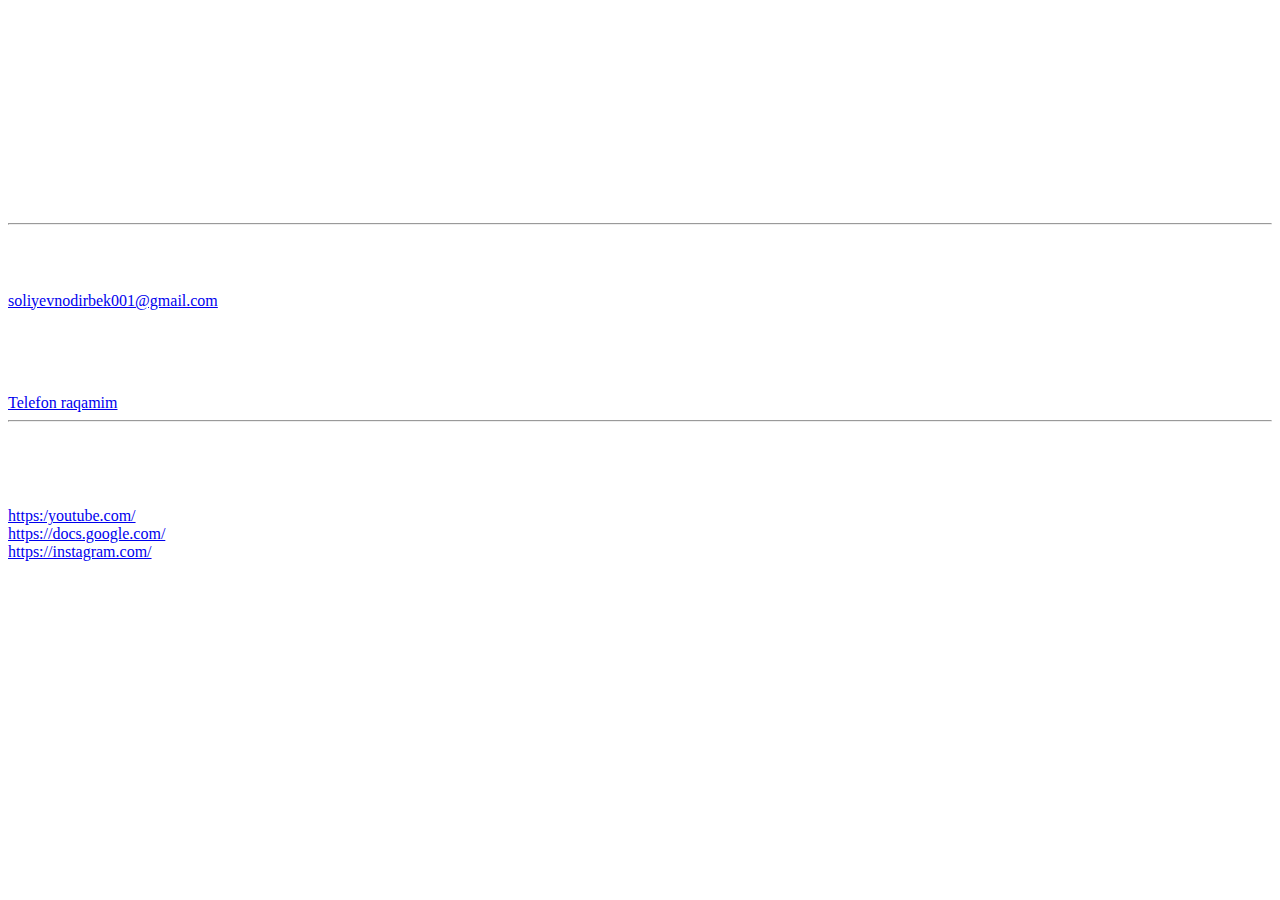
<file: 1-dars/index.html>
<!DOCTYPE html> 
<html lang=" eng ">
<head>
     <title>Tarjimai hol </title>
     <style> 
     body{ color: white   
    } 
    body{
      background-image: url("https:picsum.photos/1360/700");
    }
      </style>
</head> 
<body>
    <h1> Tarjimai holim  </h1>
    <h2> Soliyev Nodirbek </h2>
    <p> Mening yoshim 18 da . Men Xorazm viloyati Urganch shahrida tug'ilganman.  </p>
    <i> Hobbilarim :</i>
   <br>  <em> 1. Futbol <br>
              2. Ingliz tili 
    </em>
  <hr>
    <h2> Emailim  </h2>
    <a href="https://soliyevnodirbek001@gmail.com/" target="_blank"> soliyevnodirbek001@gmail.com </a>
    <h2>Telefon raqamim </h2>   <br>   <a href="tel : +998947853060" target="_blank">Telefon raqamim </a> <hr>
     <h2> Foydalanadigan saytlar </h2> <br>
      <a href="https://youtube.com/" target="_blank"> https:/youtube.com/ </a> <br> 
      <a href="https://docs.google.com/ " target="_blank"> https://docs.google.com/</a> <br>
      <a href="https://instagram.com/" target="_blank">https://instagram.com/</a>
</body>
</html>
</file>
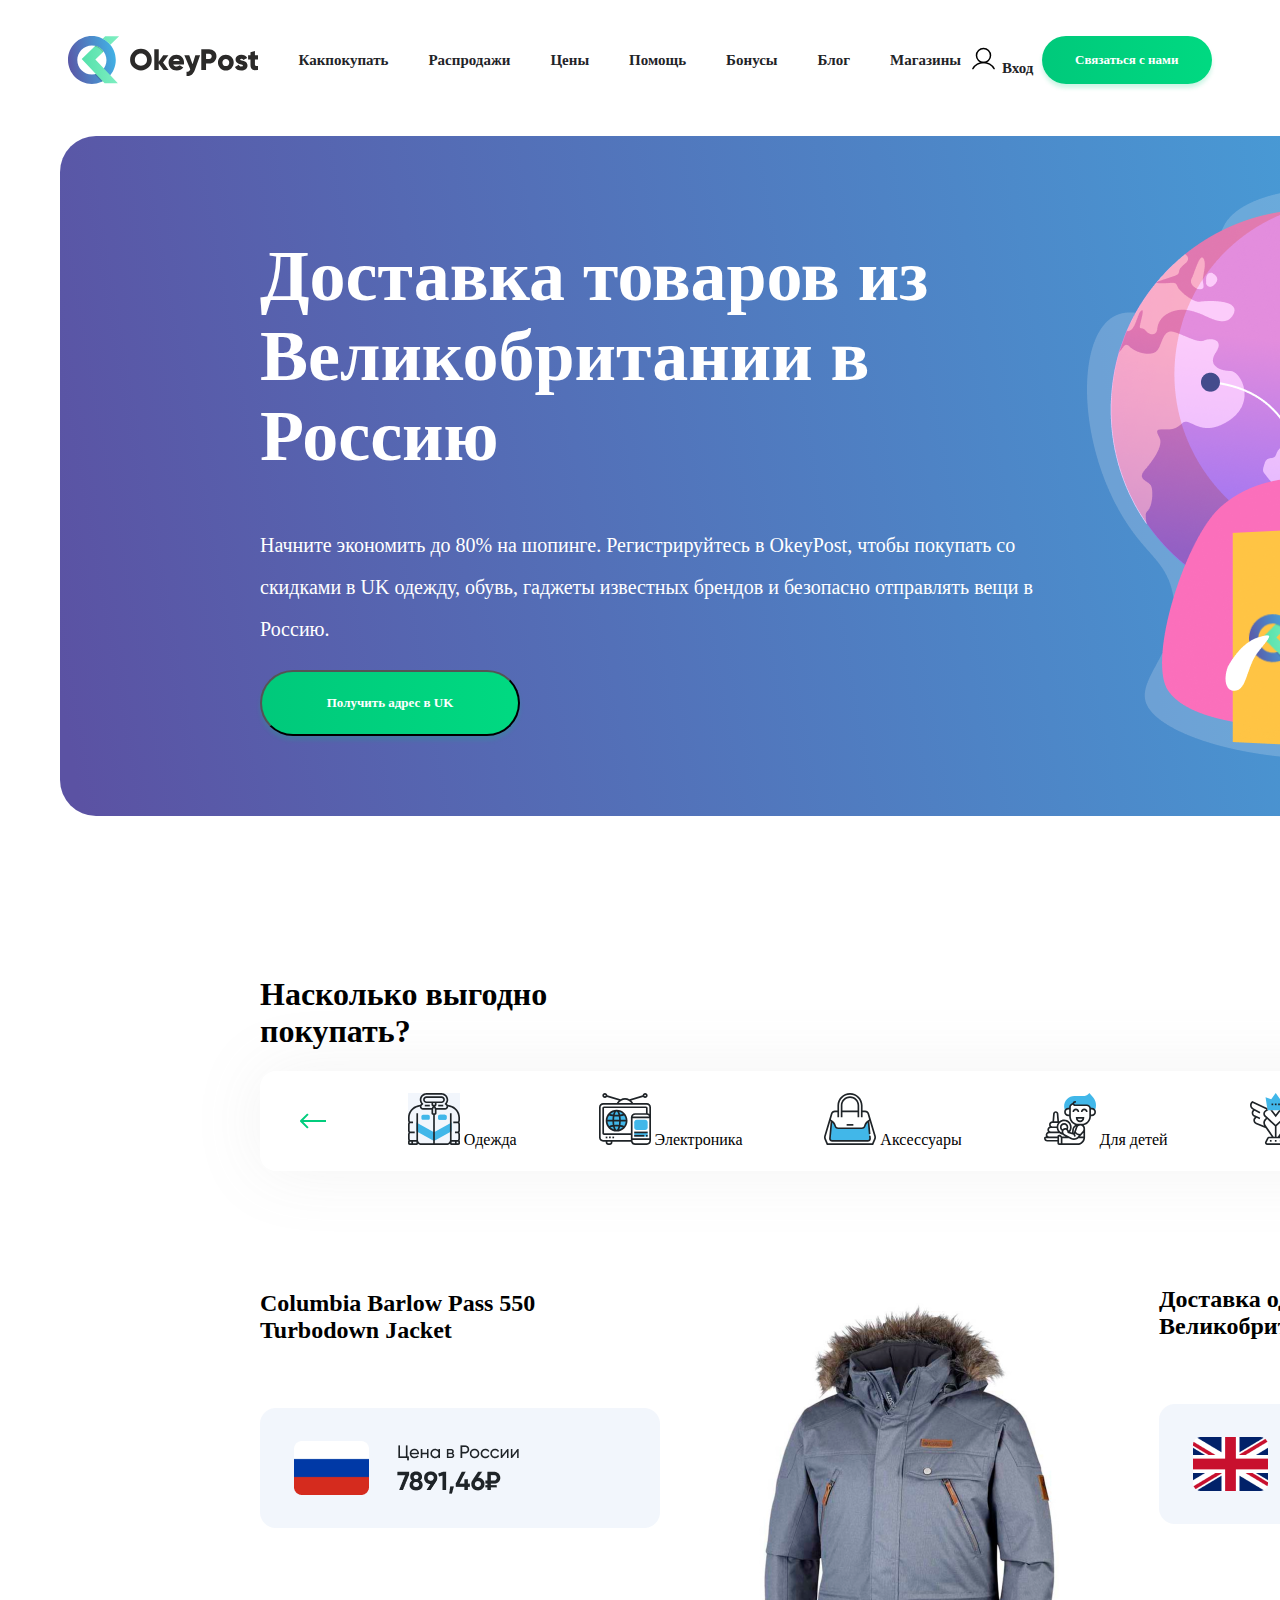
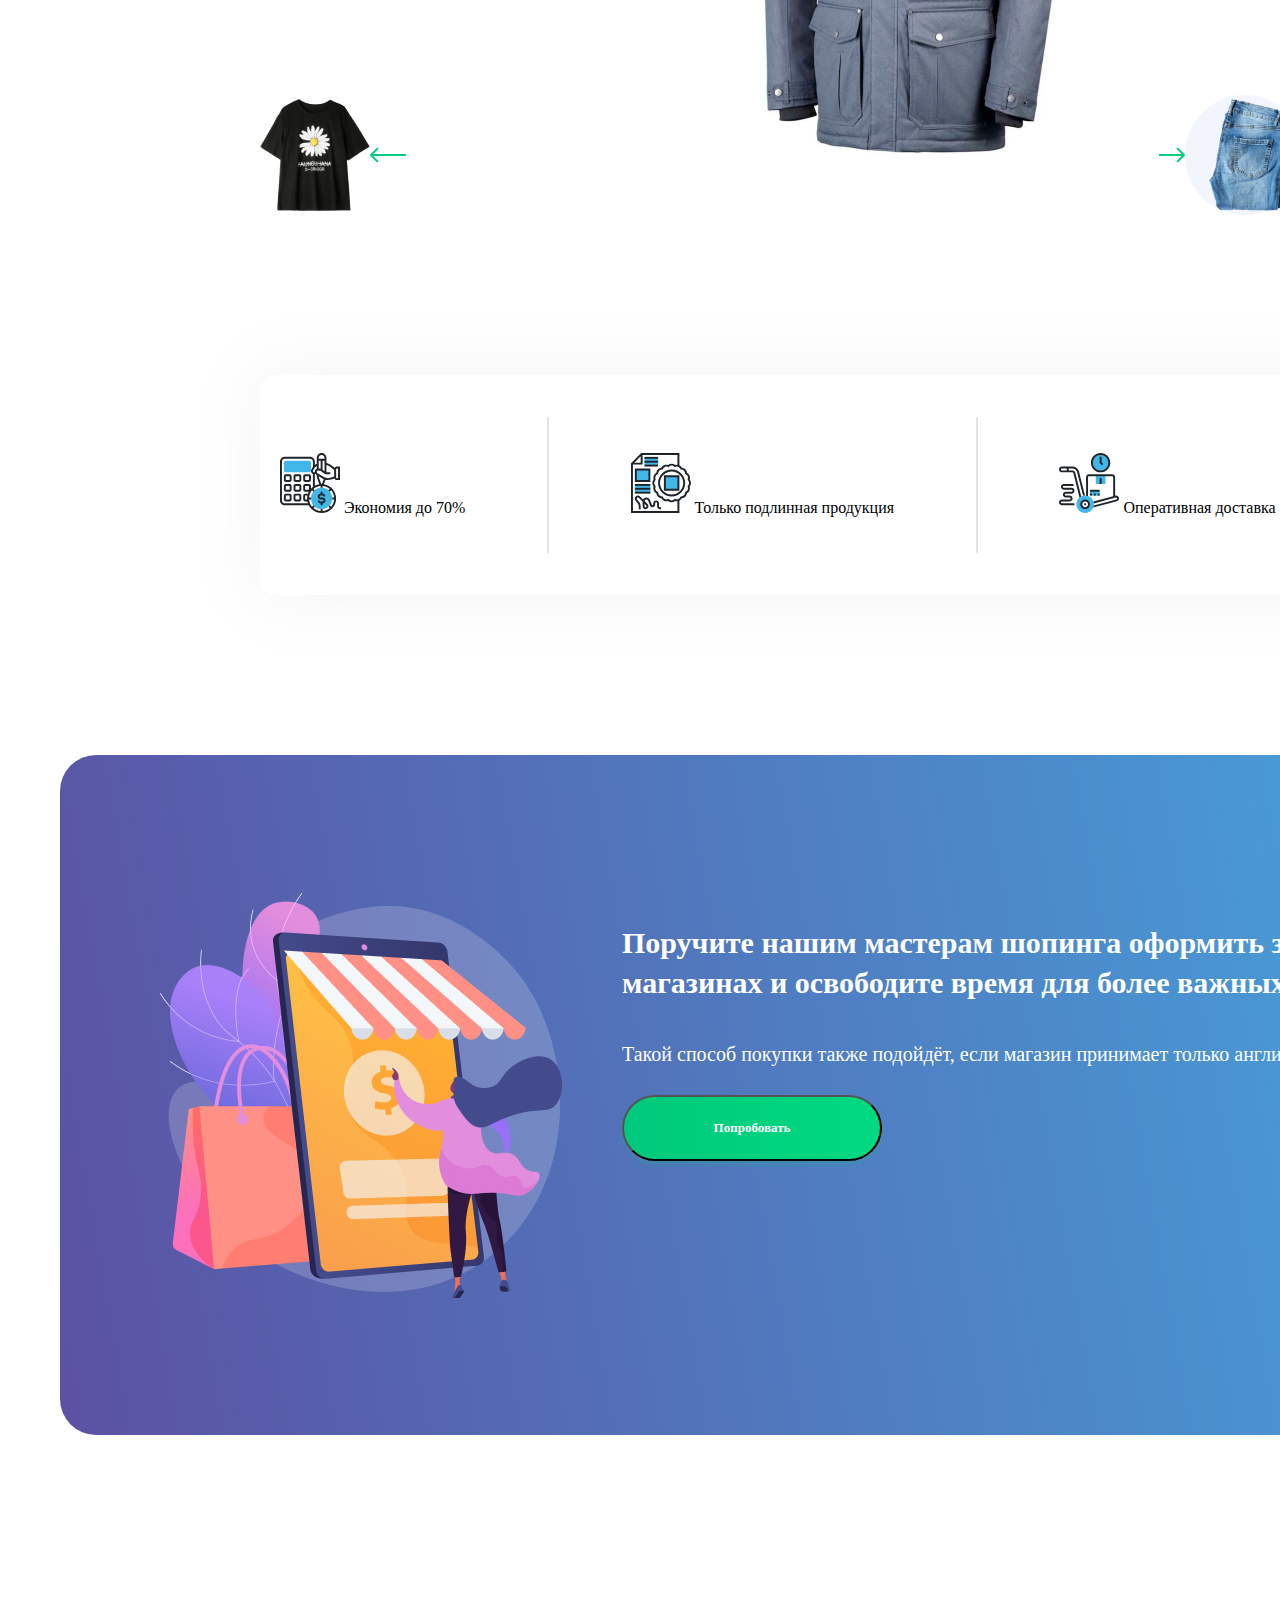
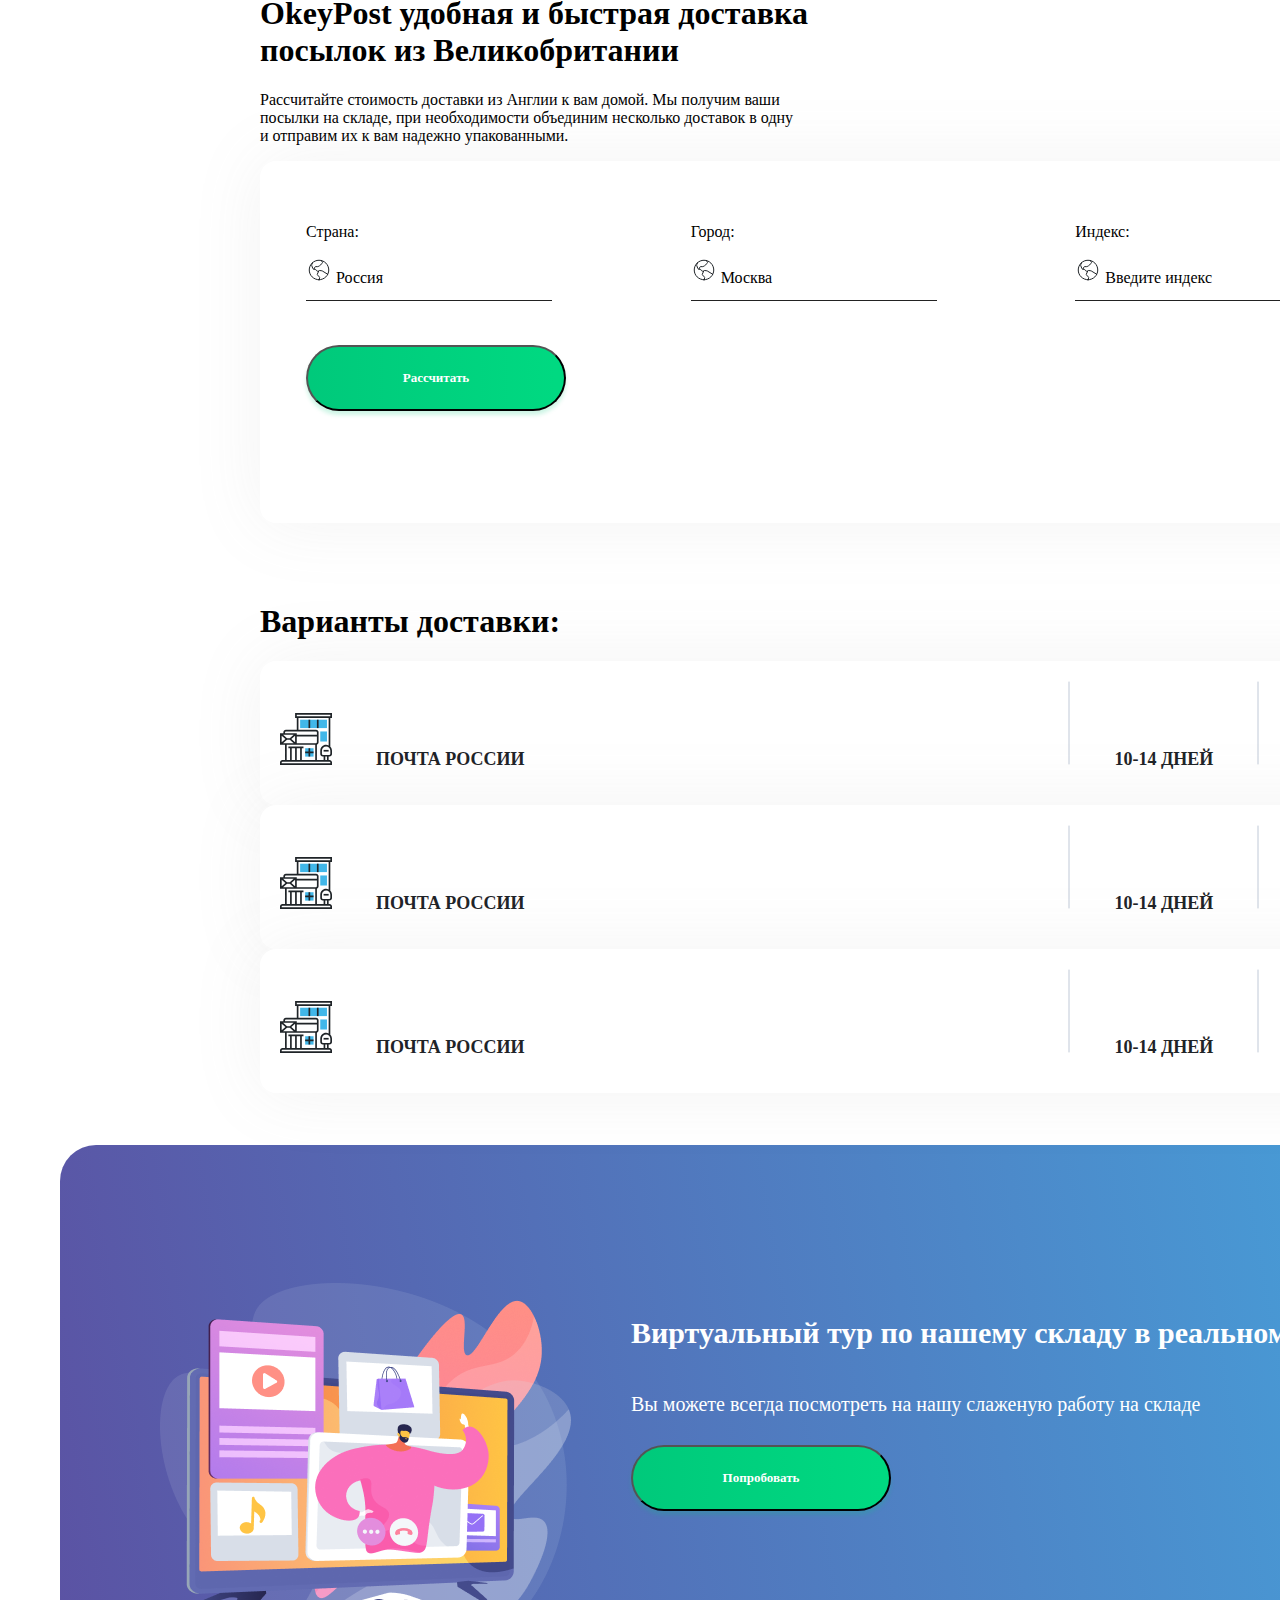
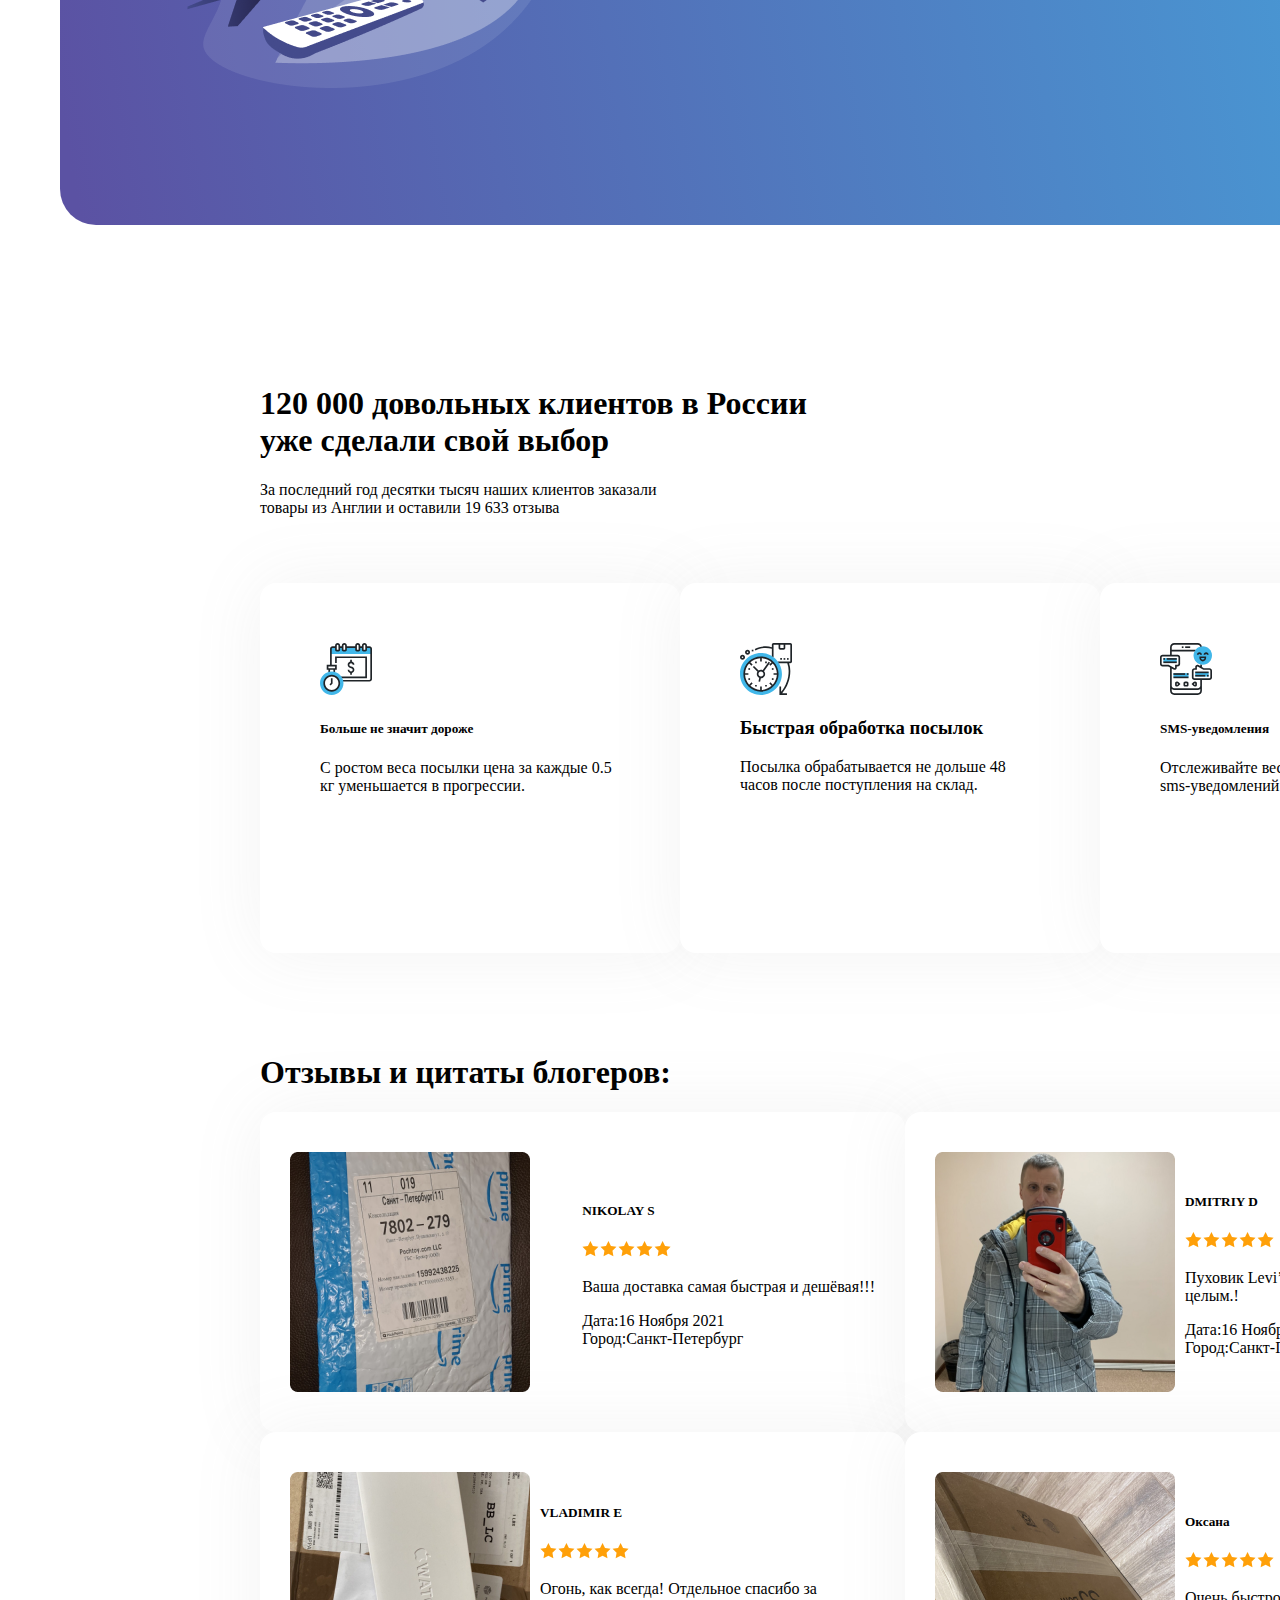
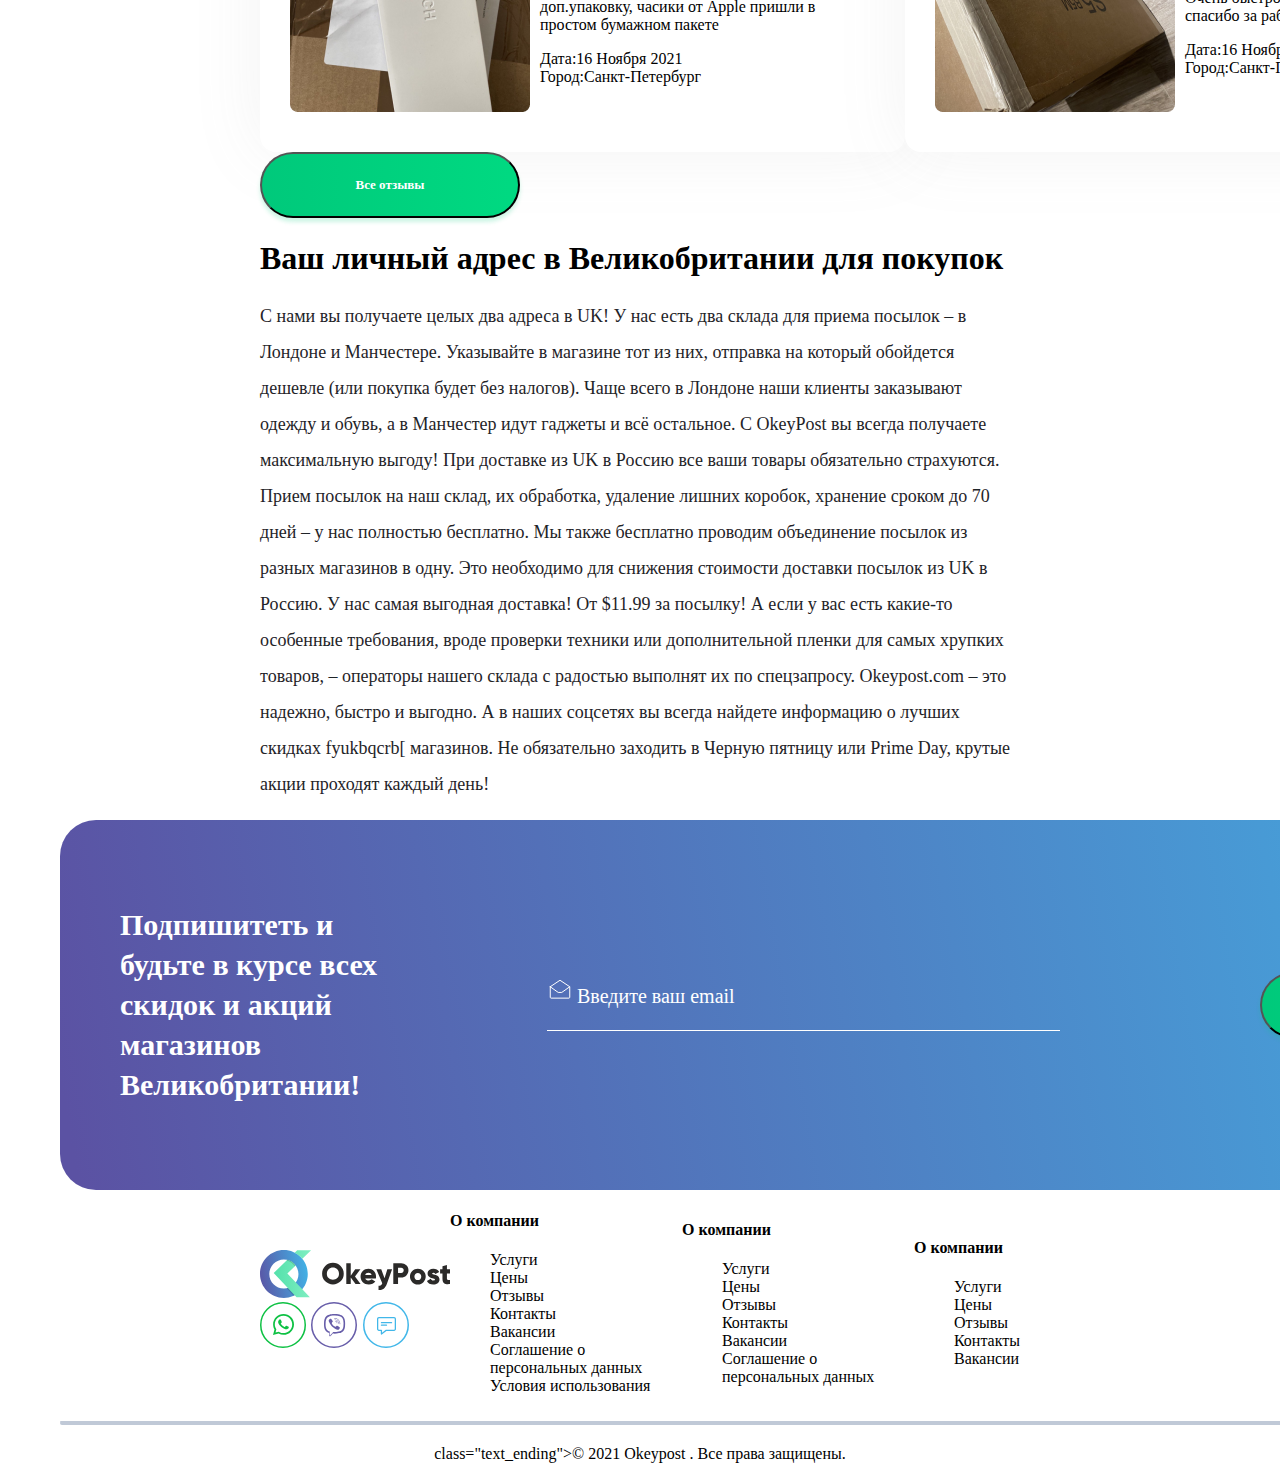
<file: 10-dars/index.html>
<!DOCTYPE html>
<html lang="en">
  <head>
    <meta charset="UTF-8" />
    <meta name="viewport" content="width=device-width, initial-scale=1.0" />
    <title>Okaypost</title>
    <link rel="stylesheet" href="./stayl.css" />
  </head>
  <body>
    <div class="container">
      <div class="header d_flex">
        <img src="./img/logo11.svg" alt="logo img" />
        <div>
          <ul class="list_title d_flex">
            <li>Какпокупать</li>
            <li>Распродажи</li>
            <li>Цены</li>
            <li>Помощь</li>
            <li>Бонусы</li>
            <li>Блог</li>
            <li>Магазины</li>
          </ul>
        </div>
        <div class="user">
          <img src="./img/User.svg" alt="user img" />
          <span>Вход</span>
        </div>
        <div>
          <button class="hero_btn">
            <span class="btn_text">Связаться с нами</span>
          </button>
        </div>
      </div>
      <div class="container_header d_flex">
        <div class="main_card">
          <div class="">
            <h1 class="main_card_title">
              Доставка товаров из Великобритании в Россию
            </h1>
            <p class="text">
              Начните экономить до 80% на шопинге. Регистрируйтесь в OkeyPost,
              чтобы покупать со скидками в UK одежду, обувь, гаджеты известных
              брендов и безопасно отправлять вещи в Россию.
            </p>
            <button class="btn">
              <span class="btn_text">Получить адрес в UK</span>
            </button>
          </div>
          <div>
            <img src="./img/mainimg.png" alt="delevers img" />
          </div>
        </div>
      </div>
      <div class="hero">
        <h1 class="margn">
          Насколько выгодно <br />
          покупать?
        </h1>
        <div class="option d_flex margn">
          <img src="./img/sterilka11.svg" alt="strilka" />
          <div>
            <img src="./img/kiym.svg" alt="clothis" />
            <span>Одежда</span>
          </div>
          <div>
            <img src="./img/tv.svg" alt="tv" />
            <span>Электроника</span>
          </div>
          <div>
            <img src="./img/handbag.svg" alt="Аксессуары" />
            <span>Аксессуары</span>
          </div>
          <div>
            <img src="./img/odam.svg" alt="Для детей" />
            <span>Для детей</span>
          </div>
          <div>
            <img src="./img/qanot.svg" alt="Для спорта" />
            <span>Для спорта</span>
          </div>
          <div>
            <img src="./img/durbun.svg" alt="Косметика" />
            <span>Косметика</span>
          </div>
          <img src="./img/sterilka22.svg" alt="next img" />
        </div>
        <div class="d_flex margn">
          <div class="just">
            <h2>Columbia Barlow Pass 550 Turbodown Jacket</h2>
            <img class="hero_img" src="./img/bayroq.png" alt="bayroq" />
            <div class="flex">
              <img src="./img/qzkiyim.png" alt="clothes img" />
              <img src="./img/stirilka21.svg" alt="sterilka" />
            </div>
          </div>
          <img src="./img//kurtka.png" alt="kurtka img" />
          <div>
            <h2>Доставка одежды из Великобритании от £7.79</h2>
            <img class="hero_img" src="./img/img_uk.png" alt="bayroq" />
            <div class="flex">
              <img src="./img/sterilka22.svg" alt="sterilka" />
              <img src="./img/jensi.png" alt="clothes img" />
            </div>
          </div>
        </div>
        <div class="card_ending margn">
          <div>
            <img src="./img/kalkulator.svg" alt="kalkulator" />
            <span>Экономия до 70%</span>
          </div>
          <img src="./img/chizu.svg" alt="chizucha" />

          <div>
            <img src="./img/list.svg" alt="kalkulator" />
            <span>Только подлинная продукция</span>
          </div>
          <img src="./img/chizu.svg" alt="chizucha" />

          <div>
            <img src="./img/arva.svg" alt="kalkulator" />
            <span>Оперативная доставка</span>
          </div>
          <img src="./img/chizu.svg" alt="chizucha" />

          <div>
            <img src="./img/house.svg" alt="kalkulator" />
            <span>Огромный выбор товаров</span>
          </div>
        </div>
      </div>
    </div>
    <div class="container">
      <div class="container_header d_flex">
        <div class="main_cards">
          <img src="./img/kenayi.png" alt="photo" />
          <div>
            <h3 class="main_card_subtitle">
              Поручите нашим мастерам шопинга оформить заказы в английских
              магазинах и освободите время для более важных дел.
            </h3>
            <p class="text">
              Такой способ покупки также подойдёт, если магазин принимает только
              английские карты.
            </p>
            <button class="btn">
              <span class="btn_text">Попробовать</span>
            </button>
          </div>
        </div>
      </div>
      <div class="margn">
        <h1>
          OkeyPost удобная и быстрая доставка <br />
          посылок из Великобритании
        </h1>
        <p>
          Рассчитайте стоимость доставки из Англии к вам домой. Мы получим ваши
          <br />
          посылки на складе, при необходимости объединим несколько доставок в
          одну <br />
          и отправим их к вам надежно упакованными.
        </p>
        <div class="calculate">
          <div class="d_flex">
            <div>
              <p>Страна:</p>
              <img src="./img/GlobeHemisphereWest.svg" alt="global img" />
              <span>Россия</span> <br />
              <img src="./img/virtikal.png" alt="virtikal" />
            </div>
            <div>
              <p>Город:</p>
              <img src="./img/GlobeHemisphereWest.svg" alt="global img" />
              <span>Москва</span> <br />
              <img src="./img/virtikal.png" alt="virtikal" />
            </div>
            <div>
              <p>Индекс:</p>
              <img src="./img/GlobeHemisphereWest.svg" alt="global img" />
              <span>Введите индекс</span><br />
              <img src="./img/virtikal.png" alt="virtikal" />
            </div>
            <div>
              <p>Вес посылки:</p>
              <img src="./img/GlobeHemisphereWest.svg" alt="global img" />
              <span>0,5</span> <br />
              <img src="./img/virtikal.png" alt="virtikal" />
            </div>
          </div>

          <button class="btn btn_title">
            <span class="btn_text">Рассчитать</span>
          </button>
        </div>
      </div>
      <div class="delivers margn">
        <h1>Варианты доставки:</h1>
        <div class="deliver_option">
          <img src="./img/pochta.svg" alt="pchta" />
          <span class="card_text subtitle">Почта России</span>
          <img src="./img/Vector(2).svg" alt="chizucha img" />
          <span class="card_text">10-14 дней</span>
          <img src="./img/Vector(2).svg" alt="chizucha img" />
          <span class="card_text">от £27.00</span>
          <img src="./img/Vector(2).svg" alt="chizucha img" />
          <span class="card_text">£41.99</span>
          <img src="./img/vertikal_past.svg" alt="photo" />
        </div>
        <div class="deliver_option">
          <img src="./img/pochta.svg" alt="pchta" />
          <span class="card_text subtitle">Почта России</span>
          <img src="./img/Vector(2).svg" alt="chizucha img" />
          <span class="card_text">10-14 дней</span>
          <img src="./img/Vector(2).svg" alt="chizucha img" />
          <span class="card_text">от £27.00</span>
          <img src="./img/Vector(2).svg" alt="chizucha img" />
          <span class="card_text">£41.99</span>
          <img src="./img/vertikal_past.svg" alt="photo" />
        </div>
        <div class="deliver_option">
          <img src="./img/pochta.svg" alt="pchta" />
          <span class="card_text subtitle">Почта России</span>
          <img src="./img/Vector(2).svg" alt="chizucha img" />
          <span class="card_text">10-14 дней</span>
          <img src="./img/Vector(2).svg" alt="chizucha img" />
          <span class="card_text">от £27.00</span>
          <img src="./img/Vector(2).svg" alt="chizucha img" />
          <span class="card_text">£41.99</span>
          <img src="./img/vertikal_past.svg" alt="photo" />
        </div>
      </div>
    </div>
    <div class="container">
      <div class="container_header d_flex">
        <div class="main_cards">
          <img src="./img/Smart_tv.png" alt="photo" />
          <div>
            <h3 class="main_card_subtitle">
              Виртуальный тур по нашему складу в реальном времени
            </h3>
            <p class="text">
              Вы можете всегда посмотреть на нашу слаженую работу на складе
            </p>
            <button class="btn">
              <span class="btn_text">Попробовать</span>
            </button>
          </div>
        </div>
      </div>
      <div class="margn">
        <h1>
          120 000 довольных клиентов в России <br />
          уже сделали свой выбор
        </h1>
        <p>
          За последний год десятки тысяч наших клиентов заказали<br />
          товары из Англии и оставили 19 633 отзыва
        </p>
      </div>
      <div class="d_flex margn">
        <div class="card">
          <img src="./img/soat.svg" alt="soat img" />
          <h5>Больше не значит дороже</h5>
          <p>
            С ростом веса посылки цена за каждые 0.5 кг уменьшается в
            прогрессии.
          </p>
        </div>
        <div class="card">
          <img src="./img/qulsoat.svg" alt="soat img" />
          <h3>Быстрая обработка посылок</h3>
          <p>
            Посылка обрабатывается не дольше 48 часов после поступления на
            склад.
          </p>
        </div>
        <div class="card">
          <img src="./img/phone.svg" alt="soat img" />
          <h5>SMS-уведомления</h5>
          <p>Отслеживайте весь процесс с помощью sms-уведомлений.</p>
        </div>
      </div>
      <h1 class="margn">Отзывы и цитаты блогеров:</h1>
      <div class="cards margn">
        <div class="user_card d_flex">
          <img src="./img/registiration.png" alt="registration" />
          <div>
            <h5>NIKOLAY S</h5>
            <img src="./img/yulduz.svg" alt="yuldz" />
            <p>Ваша доставка самая быстрая и дешёвая!!!</p>
            <p>
              Дата:16 Ноября 2021 <br />
              Город:Санкт-Петербург
            </p>
          </div>
        </div>
        <div class="user_card d_flex">
          <img src="./img/amak.png" alt="registration" />
          <div>
            <h5>DMITRIY D</h5>
            <img src="./img/yulduz.svg" alt="yuldz" />
            <p>Пуховик Levi’s c eBay. Всё приехало быстро и целым.!</p>
            <p>
              Дата:16 Ноября 2021 <br />
              Город:Санкт-Петербург
            </p>
          </div>
        </div>
      </div>
      <div class="cards margn">
        <div class="user_card d_flex">
          <img src="./img/karobka1.png" alt="registration" />
          <div>
            <h5>VLADIMIR E</h5>
            <img src="./img/yulduz.svg" alt="yuldz" />
            <p>
              Огонь, как всегда! Отдельное спасибо за доп.упаковку, часики от
              Apple пришли в простом бумажном пакете
            </p>
            <p>
              Дата:16 Ноября 2021 <br />
              Город:Санкт-Петербург
            </p>
          </div>
        </div>
        <div class="user_card d_flex">
          <img src="./img/karobka22.png" alt="registration" />
          <div>
            <h5>Оксана</h5>
            <img src="./img/yulduz.svg" alt="yuldz" />
            <p>Очень быстро, надежно! Как всегда большое спасибо за работу!</p>
            <p>
              Дата:16 Ноября 2021 <br />
              Город:Санкт-Петербург
            </p>
          </div>
        </div>
      </div>
      <button class="btn margn">
        <span class="btn_text">Все отзывы</span>
      </button>
    </div>
    <div class="container">
      <h1 class="margn">Ваш личный адрес в Великобритании для покупок</h1>
      <p class="margn main_text">
        С нами вы получаете целых два адреса в UK! У нас есть два склада для
        приема посылок – в Лондоне и Манчестере. Указывайте в магазине тот из
        них, отправка на который обойдется дешевле (или покупка будет без
        налогов). Чаще всего в Лондоне наши клиенты заказывают одежду и обувь, а
        в Манчестер идут гаджеты и всё остальное. С OkeyPost вы всегда получаете
        максимальную выгоду! При доставке из UK в Россию все ваши товары
        обязательно страхуются. Прием посылок на наш склад, их обработка,
        удаление лишних коробок, хранение сроком до 70 дней – у нас полностью
        бесплатно. Мы также бесплатно проводим объединение посылок из разных
        магазинов в одну. Это необходимо для снижения стоимости доставки посылок
        из UK в Россию. У нас самая выгодная доставка! От $11.99 за посылку! А
        если у вас есть какие-то особенные требования, вроде проверки техники
        или дополнительной пленки для самых хрупких товаров, – операторы нашего
        склада с радостью выполнят их по спецзапросу. Okeypost.com – это
        надежно, быстро и выгодно. А в наших соцсетях вы всегда найдете
        информацию о лучших скидках fyukbqcrb[ магазинов. Не обязательно
        заходить в Черную пятницу или Prime Day, крутые акции проходят каждый
        день!
      </p>
      <div class="btn_ending">
        <h1 class="main_card_subtitle">
          Подпишитеть и будьте в курсе всех скидок и акций магазинов
          Великобритании!
        </h1>
        <div>
          <img src="./img/letter.svg" alt="letter img" />
          <span class="text">Введите ваш email</span>
          <img src="./img/horizontal.png" alt="chizucha" />
        </div>
        <button class="btn margn">
          <span class="btn_text">Подписаться</span>
        </button>
      </div>
      <div class="d_flex margn">
        <div class="photo_logo">
          <img src="./img/logo11.svg" alt="logo" /> <br />
          <img src="./img/media.svg" alt="media" />
        </div>
        <div>
          <h4>О компании</h4>
          <ul>
            <li>Услуги</li>
            <li>Цены</li>
            <li>Отзывы</li>
            <li>Контакты</li>
            <li>Вакансии</li>
            <li>Соглашение о персональных данных</li>
            <li>Условия использования</li>
          </ul>
        </div>
        <div>
          <h4>О компании</h4>
          <ul>
            <li>Услуги</li>
            <li>Цены</li>
            <li>Отзывы</li>
            <li>Контакты</li>
            <li>Вакансии</li>
            <li>Соглашение о персональных данных</li>
          </ul>
        </div>
        <div>
          <h4>О компании</h4>
          <ul>
            <li>Услуги</li>
            <li>Цены</li>
            <li>Отзывы</li>
            <li>Контакты</li>
            <li>Вакансии</li>
          </ul>
        </div>
      </div>
      <img class="horizontol_line" src="./img/chizucgaaaa.png" alt="chizu" />
      <p class="text_ending">
        class="text_ending">© 2021 Okeypost . Все права защищены.
      </p>
    </div>
  </body>
</html>
</file>
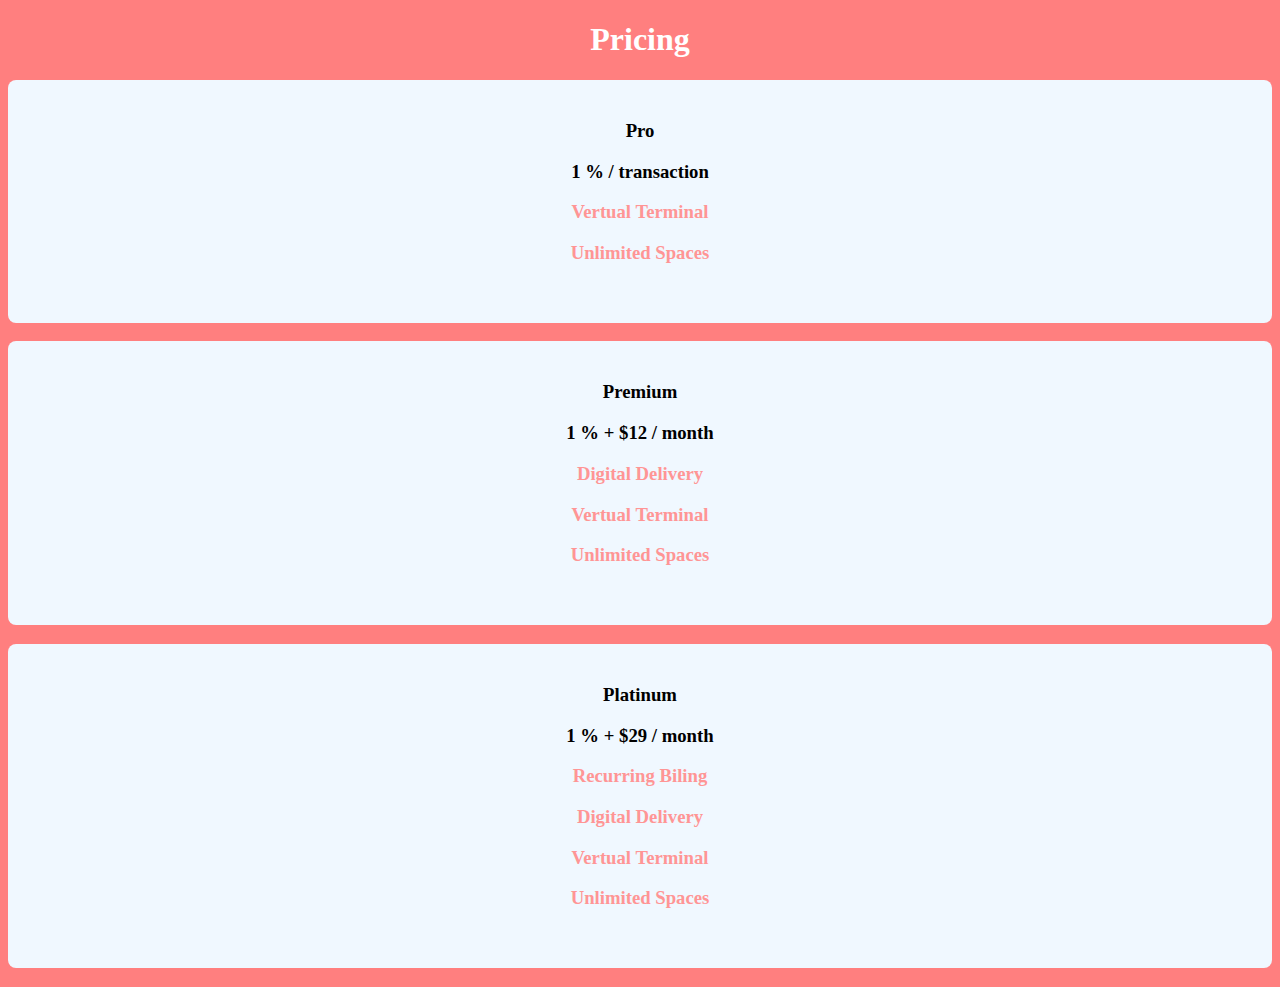
<file: 2-dars/index.html>
<!DOCTYPE html>
<html lang="en">
<head>
    <title>Document</title>
    <style>
        body{
            background-color: rgb(255, 127, 127);
        }     
        .box3{
           text-align: center;
           padding-top: 40px;
           padding-bottom: 40px;
           padding-left: 50px;
           padding-right: 50px;
           background-color: aliceblue;
            border-radius: 8px;
        }  
    </style>
</head>
<body>
    <h1 style="color:white; text-align:center"> Pricing </h1>
    <h3 class="box3"> Pro <br>   
        <p> 1 % / transaction </p>
        <p style="color: rgb(255, 149, 149);"> Vertual Terminal </p> 
        <p style="color: rgb(255, 149, 149);"> Unlimited Spaces </p> 
        <h3 class="box3"> Premium<br>   
            <p> 1 % + $12 / month </p>
            <p style="color: rgb(255, 149, 149);"> Digital Delivery </p> 
            <p style="color: rgb(255, 149, 149);"> Vertual Terminal </p> 
            <p style="color: rgb(255, 149, 149);"> Unlimited Spaces </p>
            <h3 class="box3"> Platinum <br>   
                <p> 1 % + $29 / month </p>
                <p style="color: rgb(255, 149, 149);">Recurring Biling</p>
                <p style="color: rgb(255, 149, 149);"> Digital Delivery </p> 
                <p style="color: rgb(255, 149, 149);"> Vertual Terminal </p> 
                <p style="color: rgb(255, 149, 149);"> Unlimited Spaces </p>
    </body>
</html>
</file>
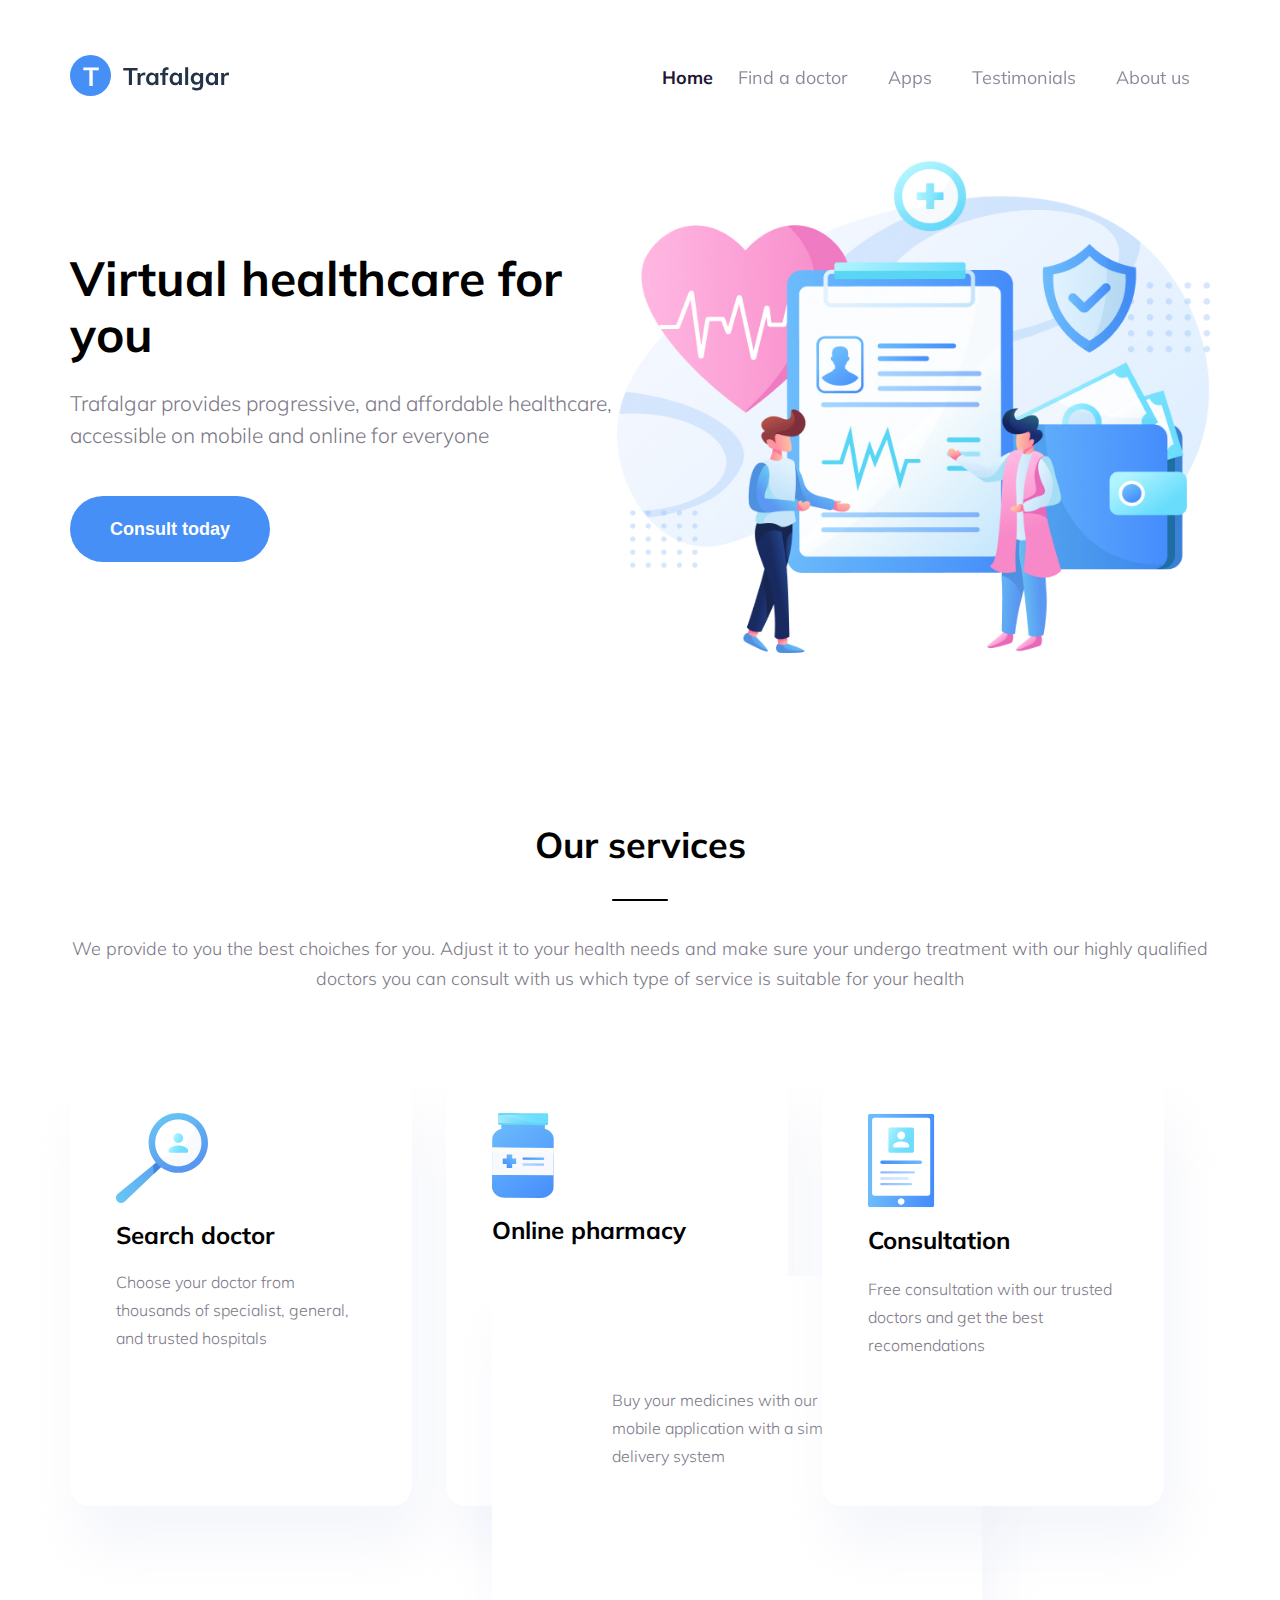
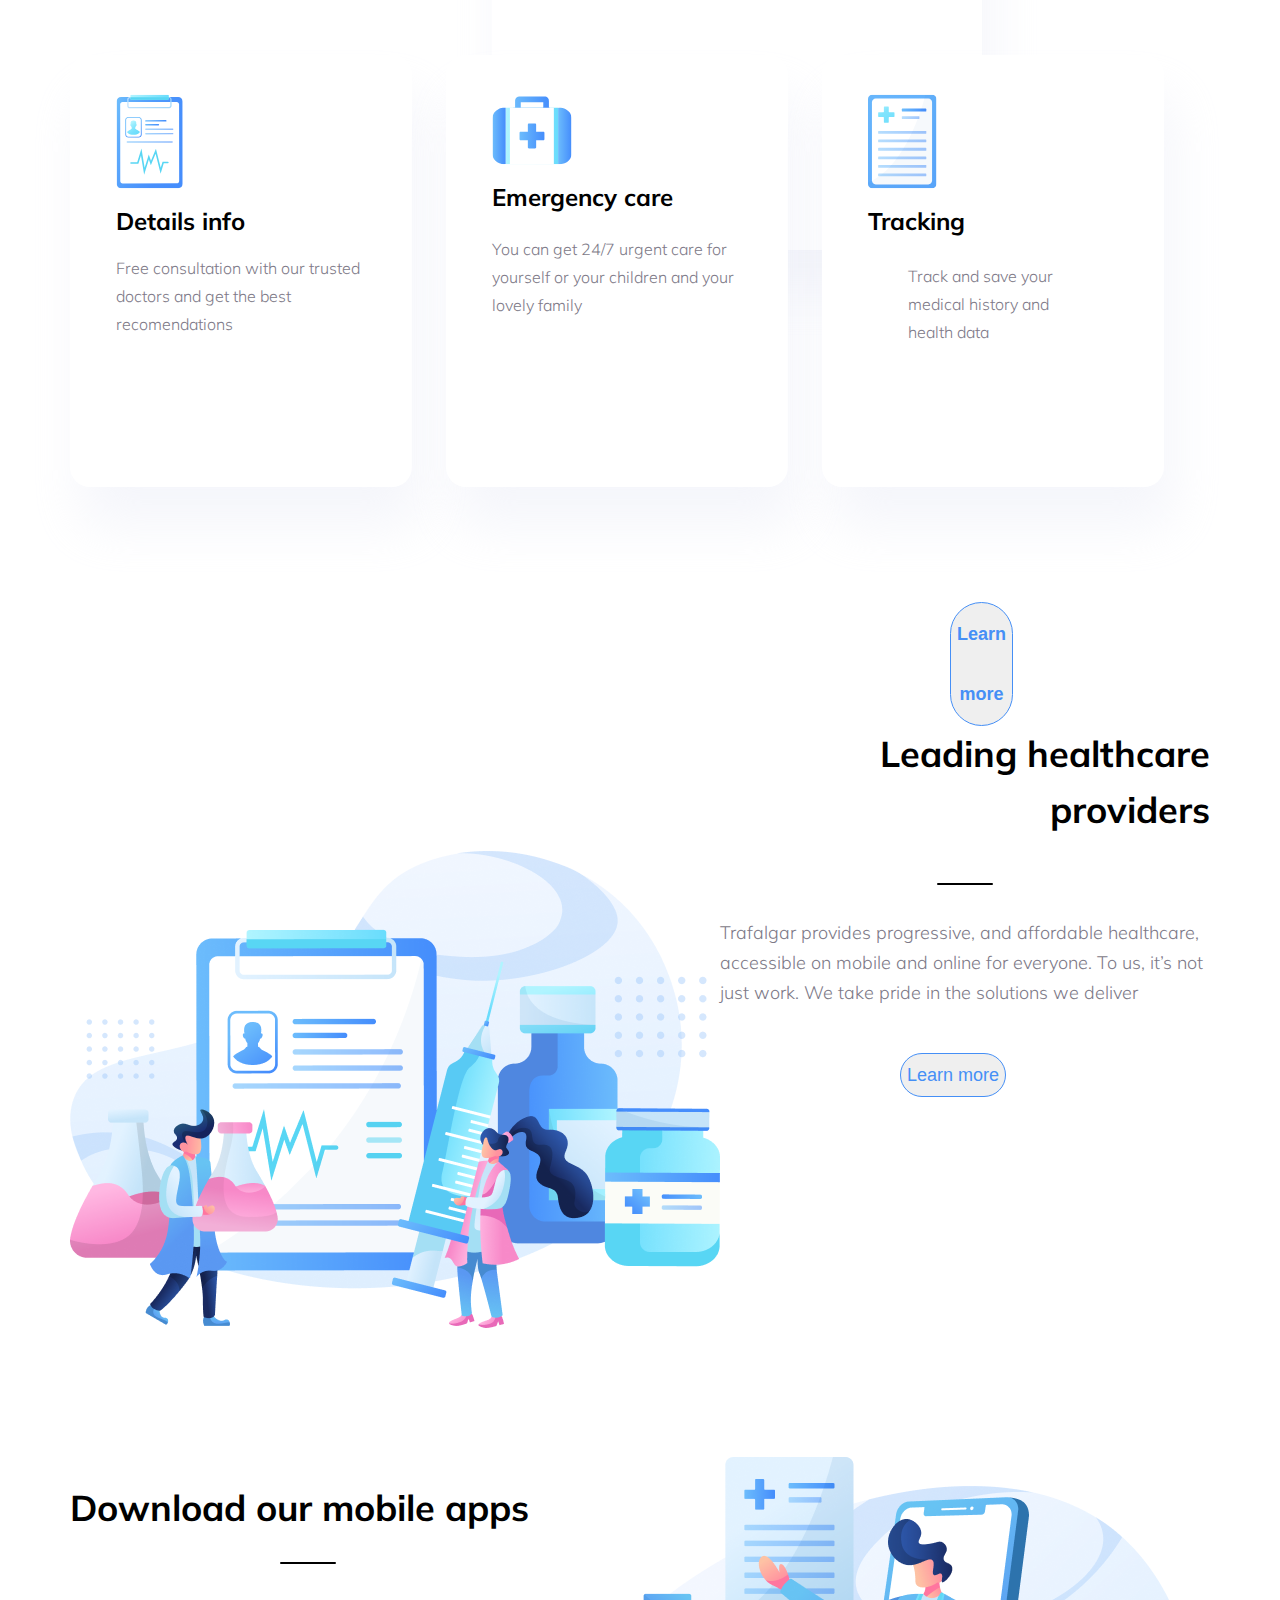
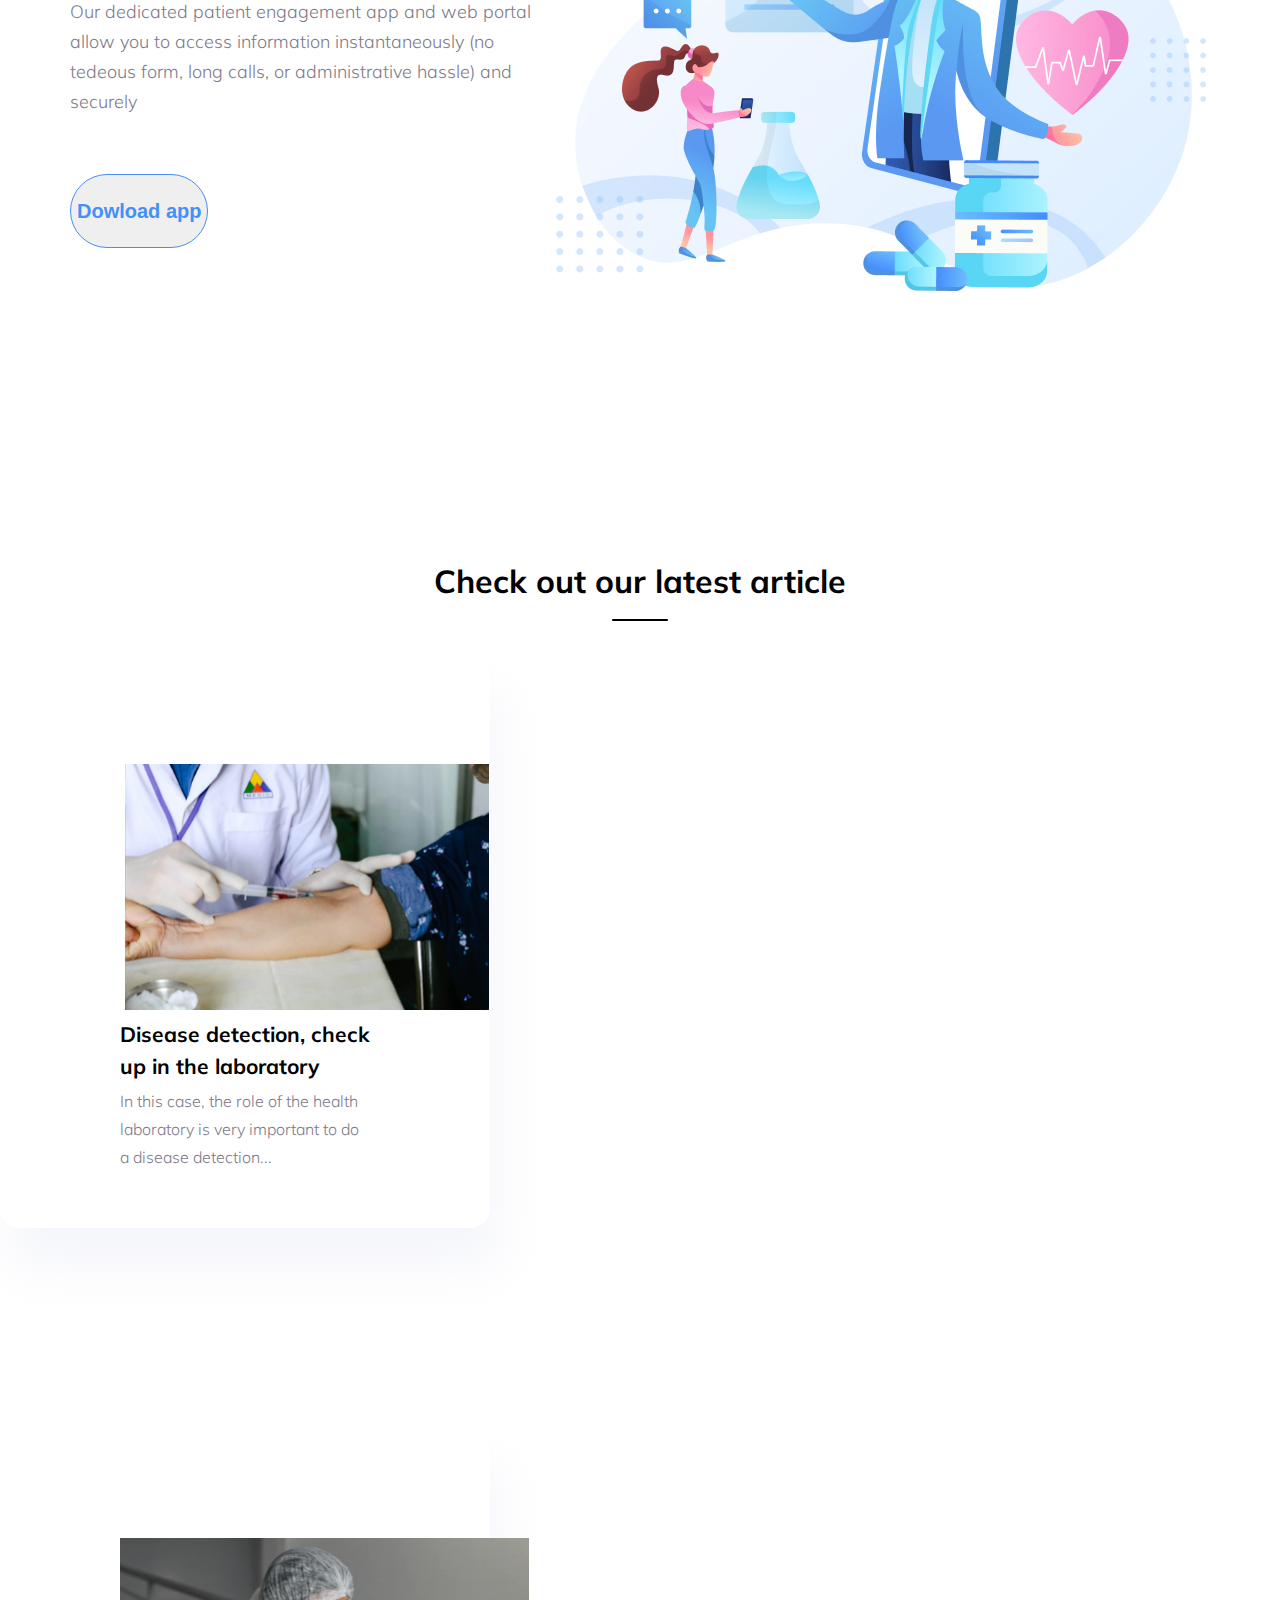
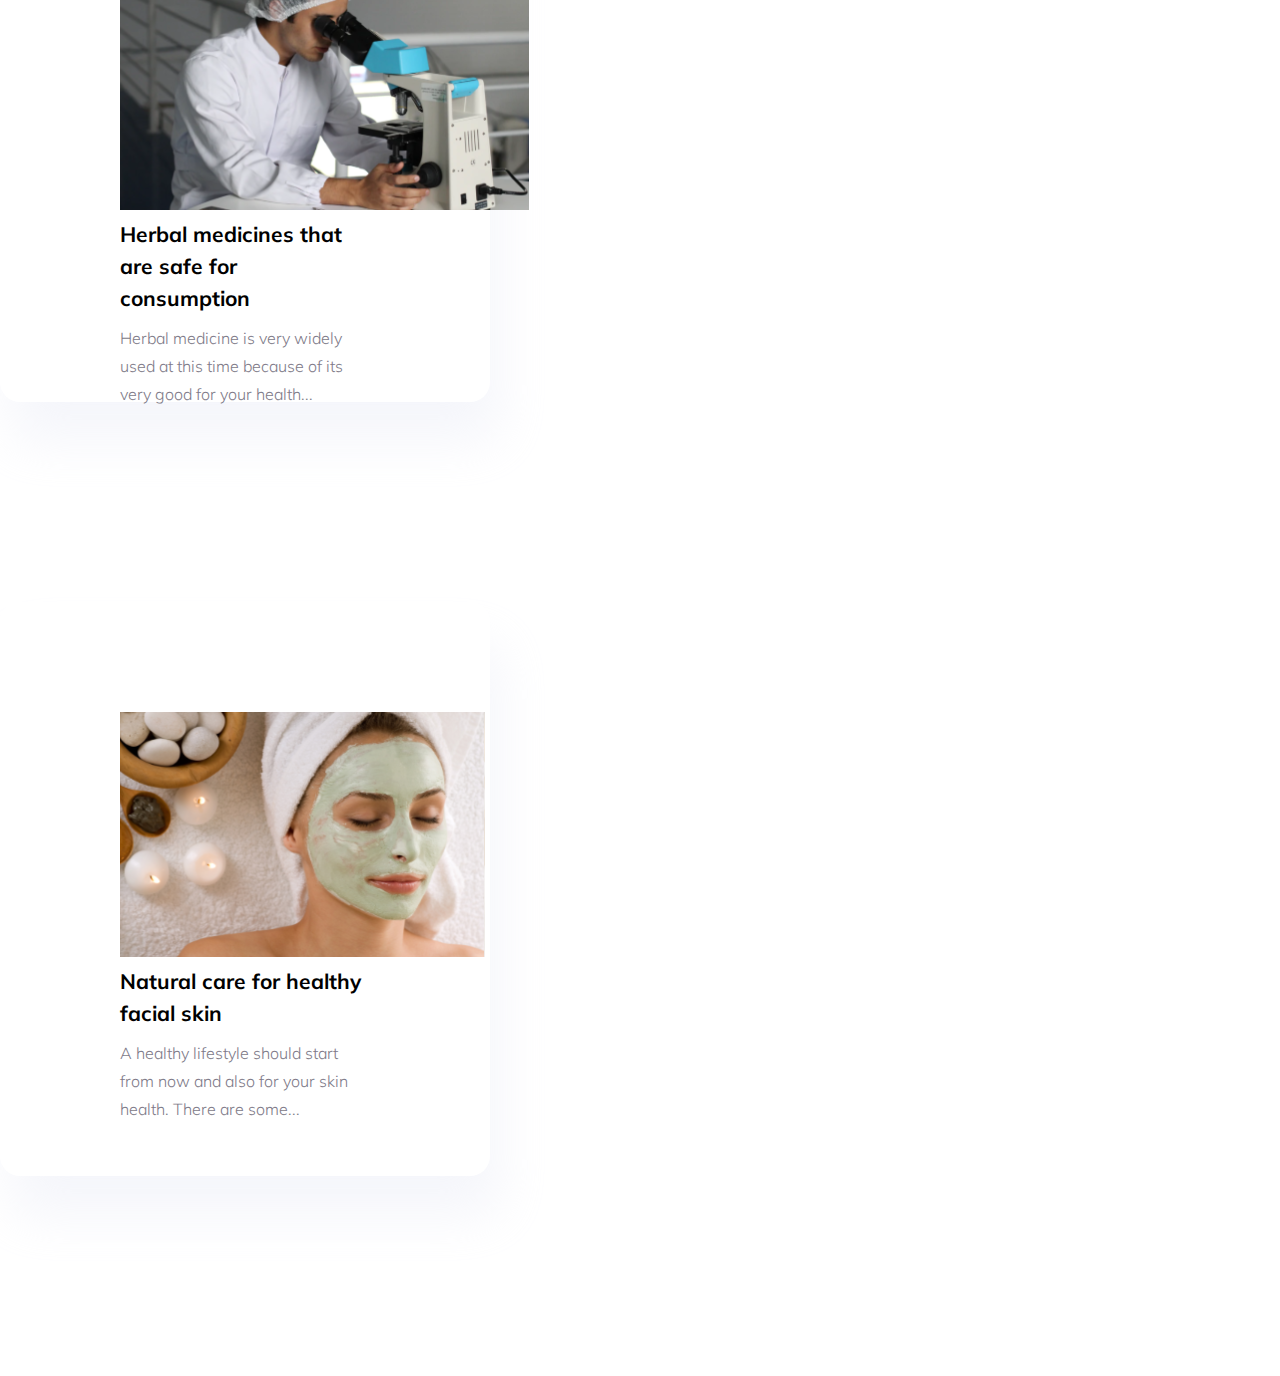
<file: 5-dars/index.html>
<!DOCTYPE html>
<html lang="en">
<head>
    <link rel="stylesheet" href="/5-dars/style/style.css">
    <link rel="preconnect" href="https://fonts.googleapis.com">
<link rel="preconnect" href="https://fonts.gstatic.com" crossorigin>
<link href="https://fonts.googleapis.com/css2?family=Mulish:wght@300;500;700&display=swap" rel="stylesheet">
    <title>Trafaldar</title>
</head>
<body>
    <!-- Start header section -->
    
    <div class="contanier">
        <div class="header">
            <div class="header_left">
                <a href="#">
                <img src="/5-dars/image/logo.svg" alt="site logo" width="160" height="41"> 
                </a>
            </div>
            <div class="header_right">
                <ul class="header_list">
                    <li class="header_item"><a class="header_link_active" href="#">Home</a></li>
                    <li class="header_item"><a class="header_link" href="#">Find a doctor</a></li>
                    <li class="header_item"><a class="header_link" href="#">Apps</a></li>
                    <li class="header_item"><a class="header_link" href="#">Testimonials</a></li>
                    <li class="header_item"><a class="header_link" href="#">About us</a></li>
                </ul>
            </div>
        </div>    
        <!--End Header Section-->
       
        <!--Start hero Section-->
        <div class="hero">
            <div>
                <h1 class="hero_title">Virtual healthcare for you</h1>
                <p class="hero_subtitle">Trafalgar provides progressive, and affordable 
                    healthcare, accessible on mobile and online 
                    for everyone
                </p>
                <button class="btn hero_btn">Consult today</button>
            </div>
            <div class="hero_right">
                <img src="/5-dars/image/trafalgar-header.jpg" alt="Hero Image" width="593" height="498">
            </div>
        </div>
    </div>
    <!-- End hero section -->

    <!--Our Service Section-->
    <div class="contanier">
        <div class="our-services">
            <h2 class="services_title">Our services</h2>
            <span class="line" ></span>
            <p class="services_subtitle">We provide to you the best choiches for you. Adjust it to your health needs and make sure your undergo treatment with our highly qualified doctors you can consult with us which type of service is suitable for your health</p>
            <div class="service-cards">
                <div class="card"> 
                    <img src="/5-dars/image/lupa.svg" alt="Lupa Image" width="92" height="90">
                    <h3 class="card_title">Search doctor</h3>
                    <p class="card_subtitle">Choose your doctor from thousands of specialist, general, and trusted hospitals</p>
                    </div>
                    <div class="card">
                        <img src="/5-dars/image/frame.svg" alt="Image Dori idish" width="62" height="85">
                        <h3 class="text">Online pharmacy</h3>
                        <p class="title">Buy  your medicines with our mobile application with a simple delivery system</p>
                    </div>
                    <div class="card">
                    <img src="/5-dars/image/bloknot.svg" alt="Image Bloknot" width="67" height="95">
                    <h3 class="consultation">Consultation</h3>
                    <p class="card_text">Free consultation with our trusted doctors and get the best recomendations</p>
                    </div>
                    <div class="card">
                    <img src="/5-dars/image/details.svg" alt="Image Details" width="67" height="95">
                    <h3 class="details">Details info</h3>
                    <p class="card_details">Free consultation with our trusted doctors and get the best recomendations</p>
                    </div>
                    <div class="card">
                    <img src="/5-dars/image/emergancy care.svg" alt="Image emergancy care" width="80" height="71">
                    <h3 class="emergancy">Emergency care</h3>
                    <p class="card_emergancy">You can get 24/7 urgent care for yourself or your children and your
                        lovely family</p>
                    </div>
                    <div class="card">
                        <img src="/5-dars/image/tracing.svg" alt="Image Tracing" width="69" height="95">
                        <h3 class="tracing">Tracking</h3>
                        <p class="card_tracing">Track and save your medical history and health data </p>
                    </div>
                </div>
            </div>
        </div>
    </div>
    <button class="btn_learn" width="1600" height="5870">Learn more</button>
    <!--End Service Section-->


     <!-- Start Leading Section -->

     
               <div class="leading">
            <div class="Leading_right">
               <img src="/5-dars/image/Leading.svg" alt="Leading Image" width="650" height="477">
            </div>
            <div>
                <h2 class="leading_title">Leading healthcare providers</h2>
                <span class="line"></span>
                <p class="leading_subtitle">Trafalgar provides progressive, and affordable healthcare, accessible on mobile and online for everyone. To us, it’s not just work. We take pride 
                    in the solutions we deliver
                </p> <button class="leading_btn">Learn more</button>
            </div>
        </div>
     <!-- End Learn Section -->

     <!-- Start Mobile Section -->

     <div class="mobile">
        <div>
            <h1 class="mobile_title">
                Download our 
                mobile apps
            </h1>
            <span class="line"></span>
            <p class="mobile_subtitle"> Our dedicated patient engagement app and 
                web portal allow you to access information instantaneously (no tedeous form, long calls, 
                or administrative hassle) and securely
            </p>
            <button class="mobile_btn">Dowload app</button>
        </div>
        <div class="mobile_right">
            <img src="/5-dars/image/Mobile.svg" alt="Mobile program Image" width="665" height="434">
        </div>
    </div>
</div>
     <!-- End Mobile Section -->
    
    
    <div class="Text">
     <h1>Check out our latest article</h1>
    </div>
    <div>
    <span class="line"></span>
    </div>
<div class="flex_container">
    <div class="title">
        <img src="/5-dars/image/image 2.svg" alt="Doctor Girl Image" width="369" height="246">
        <h2 class="labarotory_title">Disease detection, check 
            up in the laboratory</h2>
            <p class="labarotory_subtitle">In this case, the role of the health laboratory is very important to do
                a disease detection...</p>
    </div>
    <div class="title">
        <img src="/5-dars/image/image 3.svg" alt="Medical Boy" width="409" height="272">
        <h2 class="herbal_title">Herbal medicines that are 
            safe for consumption</h2>
            <p class="herbal_subtitle">Herbal medicine is very widely used at this time because of its very good for your health...</p>
    </div>
    <div class="title" >
        <img src="/5-dars/image/image 4.svg" alt="Model Girl Image" width="367" height="245">
        <h2 class="healthy_title">Natural care for healthy 
            facial skin</h2>
            <p class="healthy_subtitle">A healthy lifestyle should start from now and also for your skin health.
                There are some...</p>
    </div>
</div>

</body>
</html>
</file>
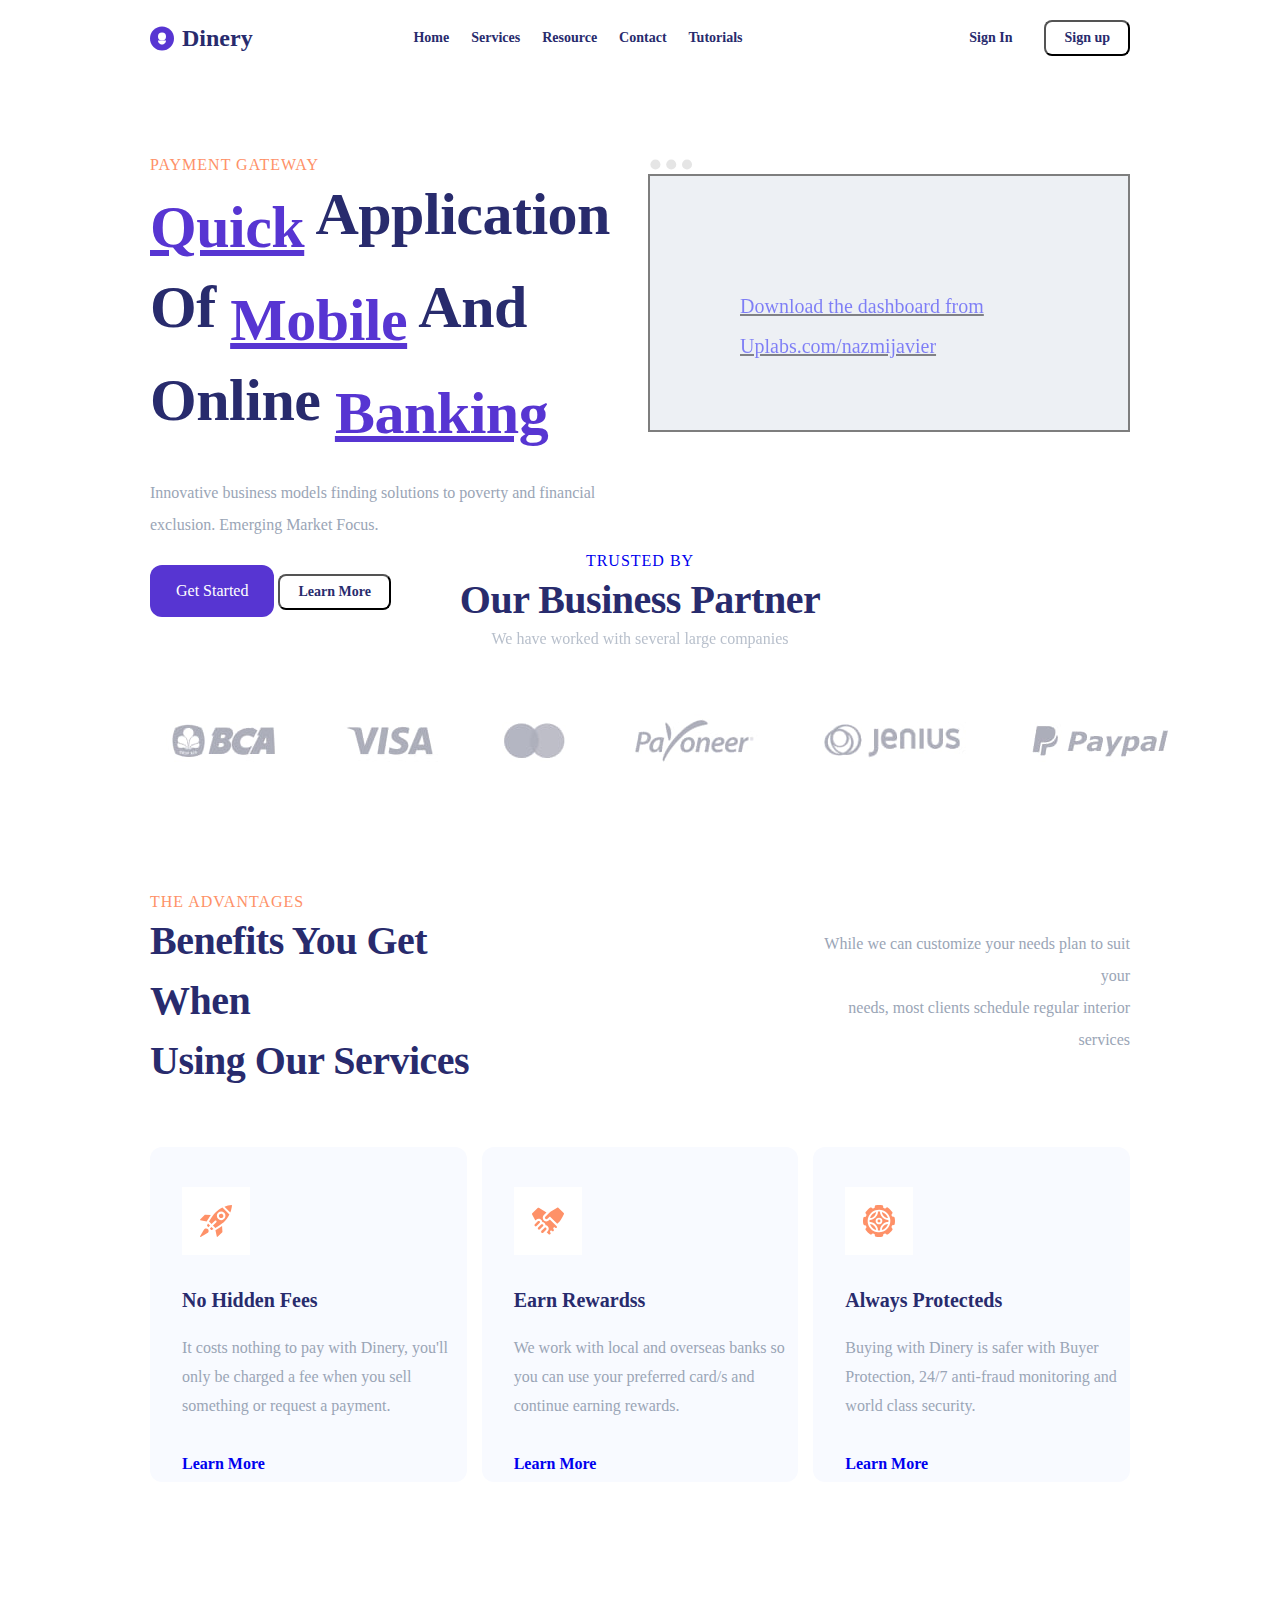
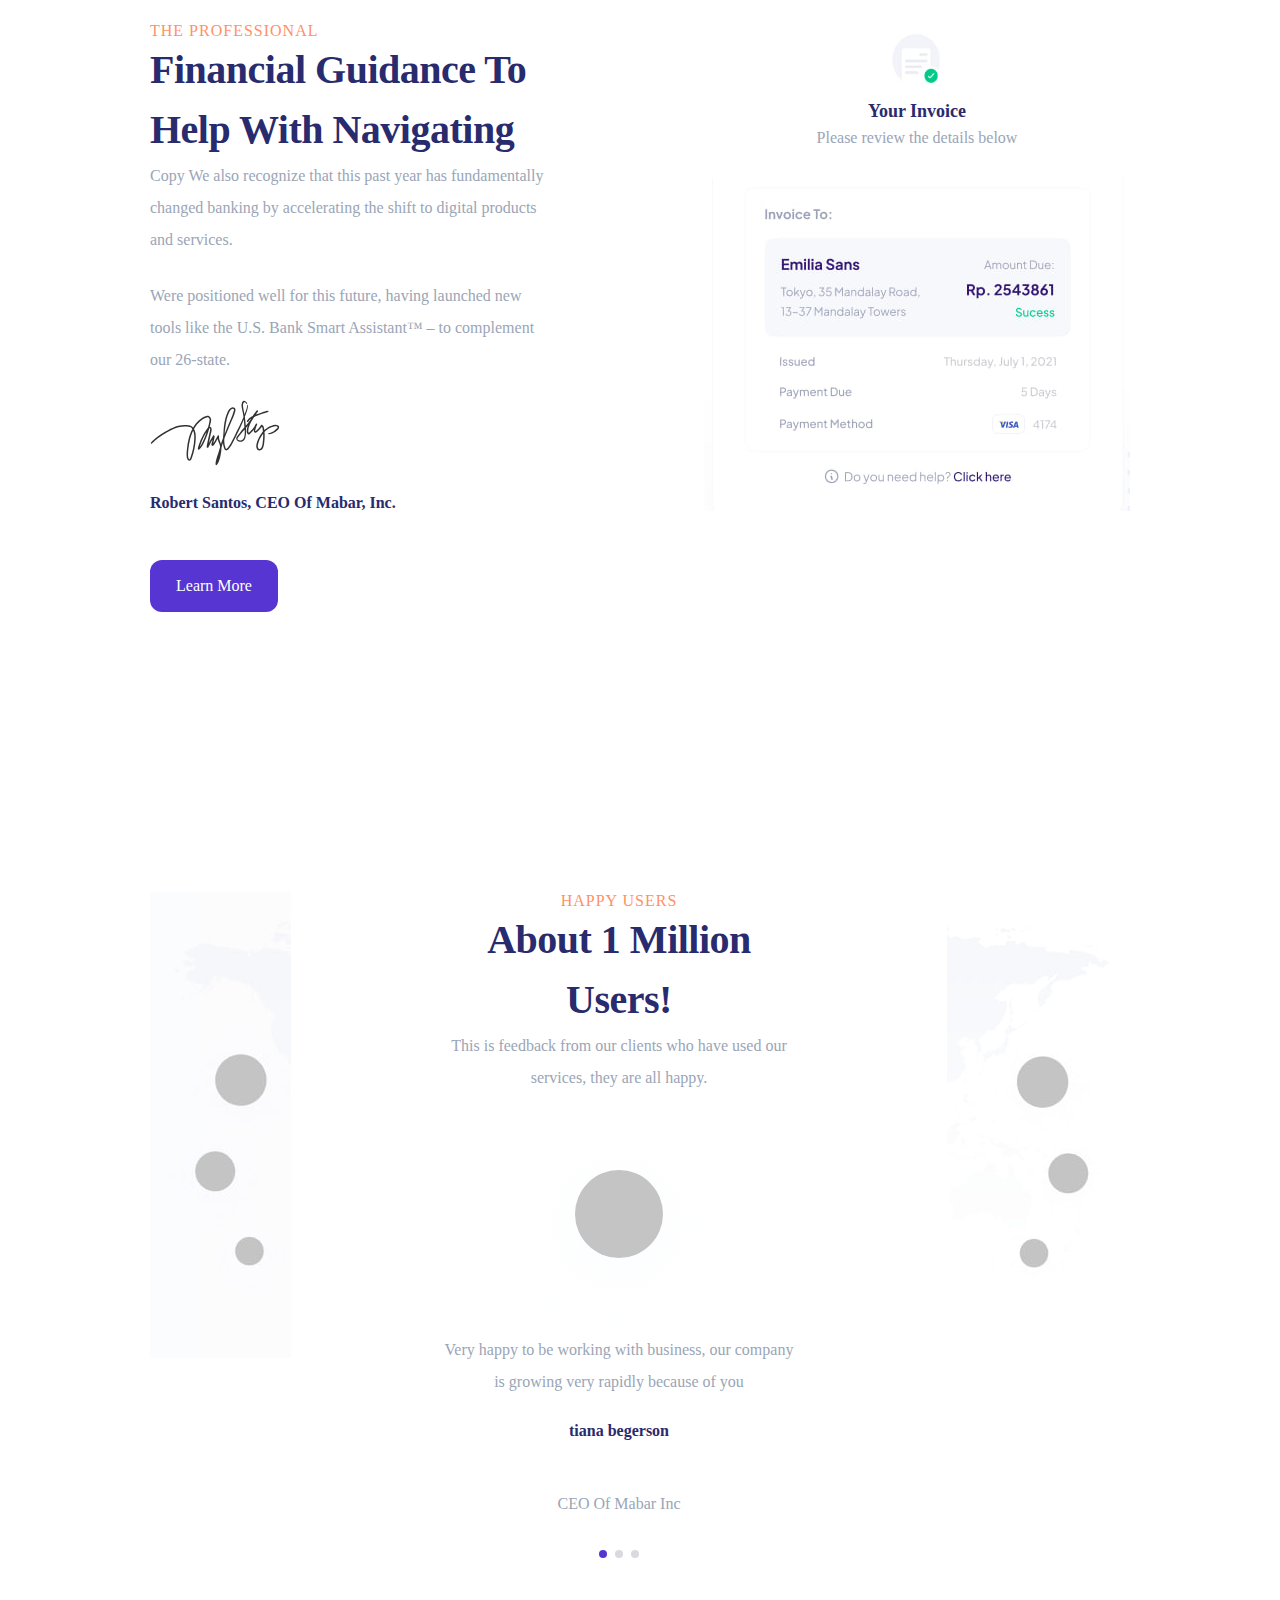
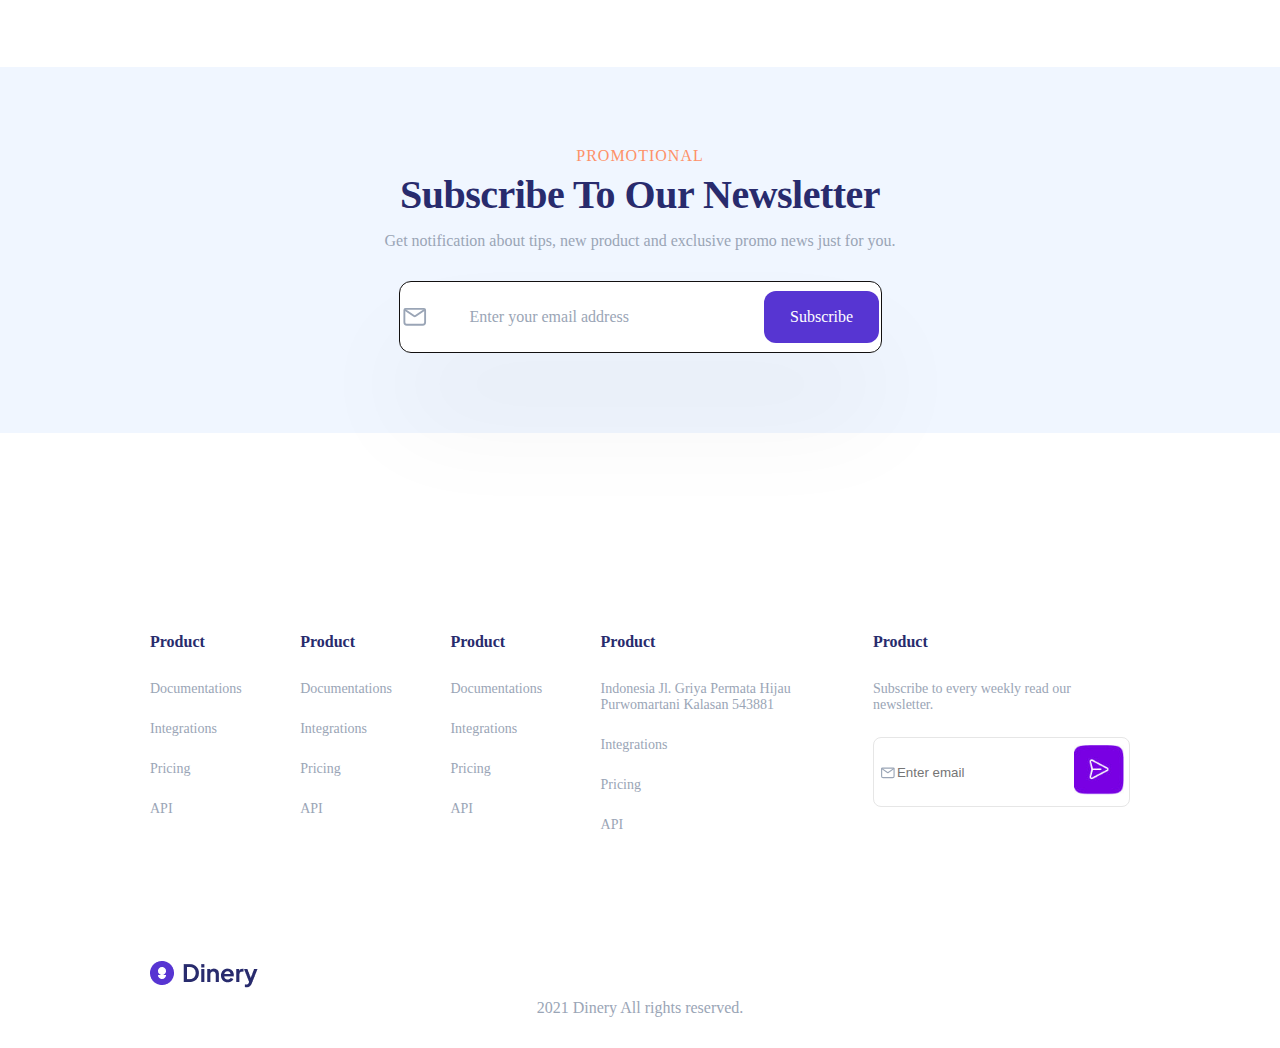
<file: 6-dars/index.html>
<!DOCTYPE html>
<html lang="en">
  <head>
    <meta charset="UTF-8" />
    <meta name="viewport" content="width=device-width, initial-scale=1.0" />
    <title>Dinery</title>
    <link rel="stylesheet" href="./style/main.css" />
  </head>
  <body>
    <div class="container">
      <div class="header">
        <div class="header_lift">
          <img src="./img/logo1.svg" alt="logo img" />
          <h1 class="lext_title">Dinery</h1>
        </div>
        <div class="header_center">
          <ul class="header_list">
            <li class="header_list_item">
              <a href="#" class="headre_link"></a>Home
            </li>
            <li class="header_list_item">
              <a href="#" class="headre_link"></a>Services
            </li>
            <li class="header_list_item">
              <a href="#" class="headre_link"></a>Resource
            </li>
            <li class="header_list_item">
              <a href="#" class="headre_link"></a>Contact
            </li>
            <li class="header_list_item">
              <a href="#" class="headre_link"></a>Tutorials
            </li>
          </ul>
        </div>
        <div class="header_right">
          <li class="list_item">
            <a href="#" class="headre_linkk"></a>Sign In
          </li>
          <button class="btn">Sign up</button>
        </div>
      </div>
      <div class="hero">
        <div class="card_title">
          <p class="text_begin">Payment gateway</p>
          <h3 class="text_title">
            <sub class="text_main">Quick</sub> Application of
            <sub class="text_main">Mobile</sub> And Online
            <sub class="text_main">Banking</sub>
          </h3>
          <p class="hero_text">
            Innovative business models finding solutions to poverty and
            financial exclusion. Emerging Market Focus.
          </p>
          <div class="hero_btn">
            <button class="herobtn btn">Get Started</button>
            <button class="btn">Learn More</button>
          </div>
        </div>

        <div class="box_left">
          <img src="./img/nuqta_1.svg" alt="photo" width="46px" height="11px" />
          <p class="hero_box">
            <a href="#">Download the dashboard from Uplabs.com/nazmijavier</a>
          </p>
        </div>
      </div>
    </div>
    <div class="container">
      <div class="busnes_partner">
        <p class="busnes_title"><a href="#">Trusted by</a></p>
        <h4 class="busnis_subtitle">Our Business Partner</h4>
        <p class="busnes_text">We have worked with several large companies</p>
      </div>
      <div>
        <img class="busnis_photo" src="./img/busines.jpg" alt="photo" />
      </div>
    </div>
    <div class="container">
      <div class="servis">
        <div>
          <p class="servis_title">the advantages</p>
          <h3 class="servis_subtitle">
            Benefits You get when <br />
            using our services
          </h3>
        </div>
        <div>
          <p class="servis_text">
            While we can customize your needs plan to suit your <br />
            needs, most clients schedule regular interior services
          </p>
        </div>
      </div>
      <div class="cards">
        <div class="card">
          <img class="cars_img" src="./img/001-rocket.svg" alt="roket img"
          width: 32px;height: 32px;>
          <h4 class="car_title">No Hidden Fees</h4>
          <p class="card_text">
            It costs nothing to pay with Dinery, you'll only be charged a fee
            when you sell something or request a payment.
          </p>
          <p class="card_subtitle"><a href="#">Learn More</a></p>
        </div>
        <div class="card">
          <img class="cars_img" src="./img/004-handshake.svg" alt="Hand img"
          width: 32px;height: 32px;>
          <h4 class="car_title">Earn Rewardss</h4>
          <p class="card_text">
            We work with local and overseas banks so you can use your preferred
            card/s and continue earning rewards.
          </p>
          <p class="card_subtitle"><a href="#">Learn More</a></p>
        </div>
        <div class="card">
          <img class="cars_img" src="./img/009-gear.svg" alt="gear img" width:
          32px;height: 32px;>
          <h4 class="car_title">Always Protecteds</h4>
          <p class="card_text">
            Buying with Dinery is safer with Buyer Protection, 24/7 anti-fraud
            monitoring and world class security.
          </p>
          <p class="card_subtitle"><a href="#">Learn More</a></p>
        </div>
      </div>
    </div>
    <div class="container">
      <div class="main_list">
        <div class="cart-lift">
          <p class="navigat_title">the professional</p>
          <h4 class="navigat_subtitle">
            Financial guidance to help with navigating
          </h4>
          <p class="naviigat_text">
            Copy We also recognize that this past year has fundamentally changed
            banking by accelerating the shift to digital products and services.
          </p>
          <p class="naviigat_text">
            Were positioned well for this future, having launched new tools like
            the U.S. Bank Smart Assistant™ – to complement our 26-state.
          </p>
          <img src="./img/signature.svg" alt="Signature img" />
          <h6 class="navigat_index">Robert Santos, CEO Of Mabar, Inc.</h6>
          <button class="herobtn">Learn More</button>
        </div>
        <div>
          <div class="cart-riht">
            <img
              src="./img/person.jpg"
              alt="avatar img"
              width="75"
              height="75"
            />
            <h6 class="list_vose">Your Invoice</h6>
            <p class="naviigat_text">Please review the details below</p>
            <img src="./img/table.jpg" alt="list photo" />
          </div>
        </div>
      </div>
    </div>
    <div class="container">
      <div class="main_list">
        <div class="user_lift">
          <img src="./img/elepse1.jpg" alt="elipse img" />
        </div>
        <div class="user_center">
          <p class="navigat_title">happy users</p>
          <h4 class="navigat_subtitle">about 1 million Users!</h4>
          <p class="naviigat_text">
            This is feedback from our clients who have used our services, they
            are all happy.
          </p>
          <img src="./img/Ellipse3 (2).svg" alt="elepse photo" />
          <p class="naviigat_text">
            Very happy to be working with business, our company is growing very
            rapidly because of you
          </p>
          <h6 class="navigat_index">tiana begerson</h6>
          <p class="naviigat_text">CEO Of Mabar Inc</p>
          <img src="./img/nuqta (2).svg" alt="" />
        </div>
        <div class="user_right">
          <img src="./img/elepse2.jpg" alt="elipse img" />
        </div>
      </div>
    </div>
    <div class="container_ful">
      <div class="Subscribe">
        <p class="navigat_title">promotional</p>
        <h3 class="navigat_subtitle">Subscribe To Our Newsletter</h3>
        <p class="naviigat_text">
          Get notification about tips, new product and exclusive promo news just
          for you.
        </p>
        <div class="subs_type">
          <img src="./img/icon1.svg" alt="icon img" width="30" height="32px" />
          <p class="Subscribe_text">Enter your email address</p>
          <button class="herobtn">Subscribe</button>
        </div>
      </div>
    </div>
    <div class="boxs">
      <div class="box">
        <h6>Product</h6>
        <p>Documentations</p>
        <p>Integrations</p>
        <p>Pricing</p>
        <p>API</p>
      </div>
      <div class="box">
        <h6>Product</h6>
        <p>Documentations</p>
        <p>Integrations</p>
        <p>Pricing</p>
        <p>API</p>
      </div>
      <div class="box">
        <h6>Product</h6>
        <p>Documentations</p>
        <p>Integrations</p>
        <p>Pricing</p>
        <p>API</p>
      </div>
      <div class="box">
        <h6>Product</h6>
        <p>Indonesia Jl. Griya Permata Hijau Purwomartani Kalasan 543881</p>
        <p>Integrations</p>
        <p>Pricing</p>
        <p>API</p>
      </div>
      <div class="box">
        <h6>Product</h6>
        <p>Subscribe to every weekly read our newsletter.</p>
        <div class="box_input">
          <span class="img1"><img src="./img/6.svg" alt="" /></span>
          <input type="email" placeholder="Enter email" />
          <span> <img src="./img/icon3.jpg" alt="img" width="50px" height="50px"></span>
        </div>
      </div>
    </div>
    <div class="container">
       <div class="end">
        <img src="./img/logo11.png" alt="logo">
        <p class="naviigat_text"> 2021 Dinery All rights reserved.</p>

       </div>
    </div>

  </body>
</html>
</file>
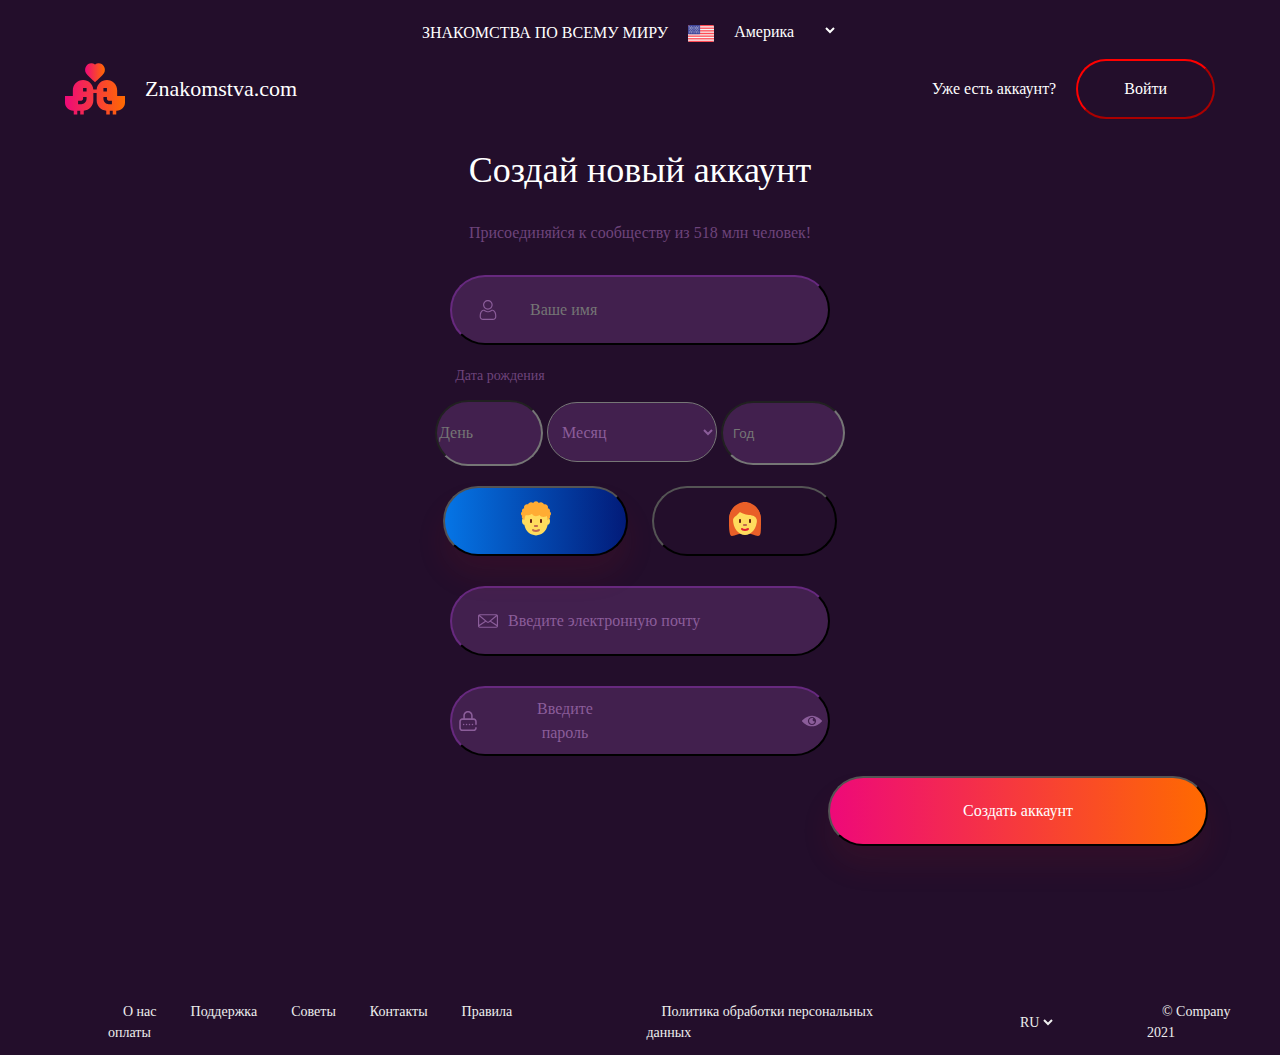
<file: 7-dars/index.html>
<!DOCTYPE html>
<html lang="en">
  <head>
    <meta charset="UTF-8" />
    <meta name="viewport" content="width=device-width, initial-scale=1.0" />
    <title>Document</title>
    <link rel="stylesheet" href="./styles/main.css" />
  </head>
  <body>
    <div class="header">
      <div class="header_top">
        <h2>Знакомства по всему миру</h2>
        <img src="./img/united-states.svg" alt="US photo" />
        <label for="Америка">Америка </label>
        <select name="Америка" id="Америка"></select>
      </div>
      <div class="header_botton">
        <img src="./img/love_birds.svg" alt=" love birds" />
        <h3 class="header_title">Znakomstva.com</h3>
        <p class="header_text">Уже есть аккаунт?</p>
        <button class="header_btn">Войти</button>
      </div>
    </div>
    <div class="hero">
        <h1 class="hero_title">Создай новый аккаунт</h1>
        <p class="hero_subtitle">Присоединяйся к сообществу из 518 млн человек! </p> 
            <button class="hero_btn"> 
                <img class="hero_photo" src="./img/icon2.svg" alt="user img">
                <form action="#">
                    <input type="text" id="imya" placeholder="Ваше имя">
                </form>
              </button>
              <p class="hero_text">Дата рождения</p>
            <div class="center_btn">
                <form action="#">
                    <input id="День" type="number" placeholder="День">
                    <select name="Месяц" id="Месяц">
                        <option id="Месяц" value="Месяц">Месяц</option>
                    </select>
                    <input id="Год" type="number" placeholder="Год">
                </form>
            </div>
            <div class="center_btn">
                <button class="hero_botton_btn">
                    <img src="./img/male.svg" alt=" man img">
                </button>
                <button class="header_btn1">
                    <img src="./img/female.svg" alt="woman img">
                </button>
            </div>
            <button class="hero_btn">
                <img class="hero_photo" src="./img/message.svg" alt="massage img">
                <p class="btn_text">Введите электронную почту</p>
            </button>
            <button class="hero_btn">
                <img src="./img/lock.svg" alt="lock img">
                <p class="btn_title">Введите пароль</p>
                <img src="./img/eye.svg" alt="eye img">
            </button>
            <button class="hero_end_btn">
               <p class="header_text"> Создать аккаунт</p>
            </button>
            <div class="text_end">
                <div class="our_text_end">
                    <p class="ending">О нас</p>
                    <p class="ending">Поддержка</p>
                    <p class="ending">Советы</p>
                    <p class="ending">Контакты</p>
                    <p class="ending">Правила оплаты</p>
                </div >
                <div>
                    <p class="ending">Политика обработки персональных данных</p>
                </div>
                <div  class="text_ending">
                    <select name="country" id="country">
                        <option value="RU">RU</option>
                    </select>
                </div>
                <div><p class="ending">© Company 2021</p></div>
            </div>
    </div>
  </body>
</html>
</file>
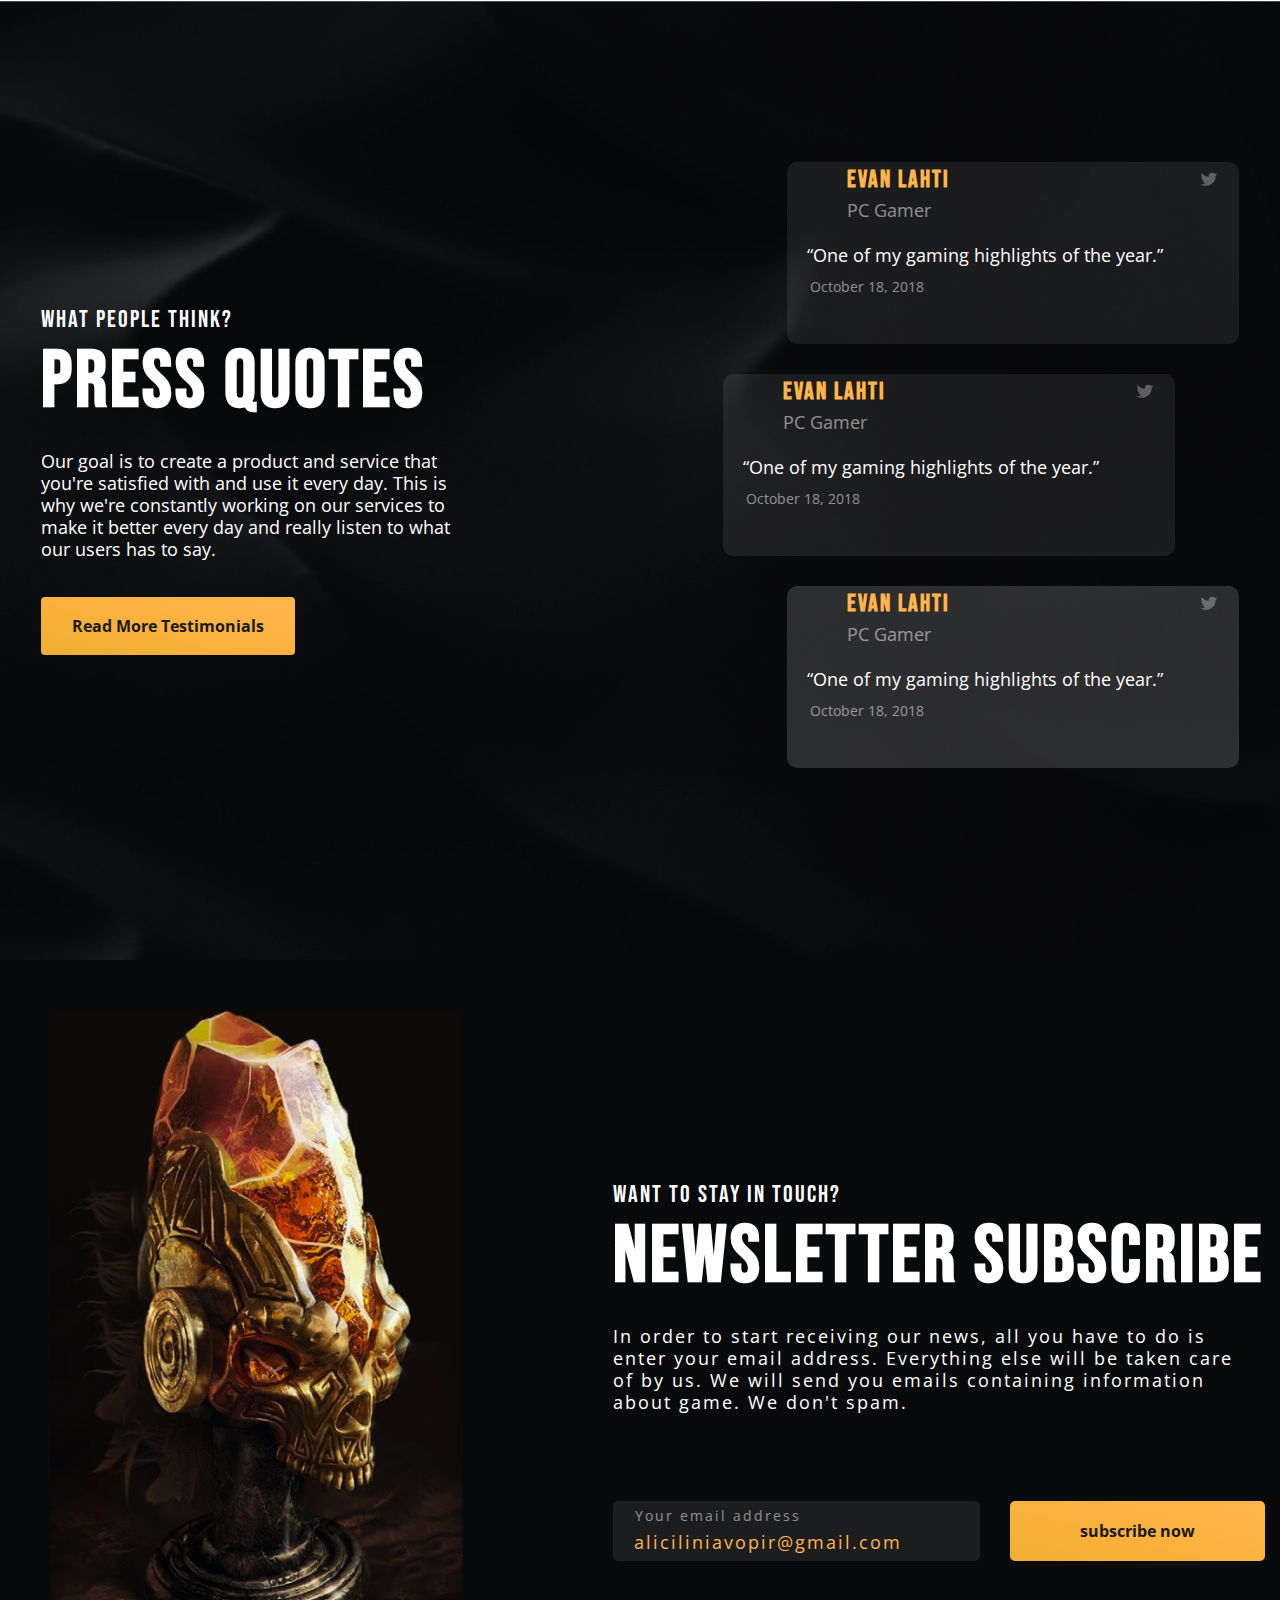
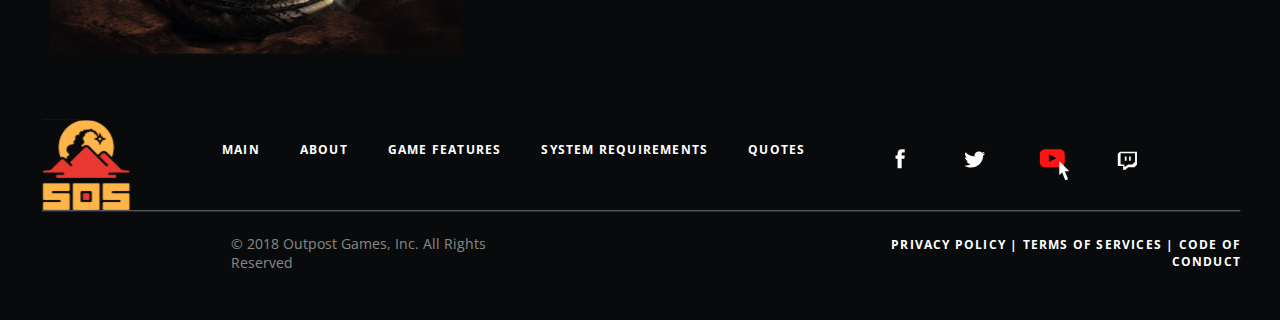
<file: 3-oy/7-dars/index.html>
<!DOCTYPE html>
<html lang="en">
  <head>
    <meta charset="UTF-8" />
    <meta name="viewport" content="width=device-width, initial-scale=1.0" />
    <link rel="stylesheet" href="./assets/styles/style.css" />
    <link rel="preconnect" href="https://fonts.googleapis.com" />
    <link rel="preconnect" href="https://fonts.gstatic.com" crossorigin />
    <link
      href="https://fonts.googleapis.com/css2?family=Open+Sans:wght@400;700&display=swap"
      rel="stylesheet"
    />
    <link rel="preconnect" href="https://fonts.googleapis.com" />
    <link rel="preconnect" href="https://fonts.gstatic.com" crossorigin />
    <link
      href="https://fonts.googleapis.com/css2?family=Bebas+Neue&family=Open+Sans:wght@400;700&display=swap"
      rel="stylesheet"
    />

    <title>Document</title>
  </head>
  <body>
    <header></header>
    <main></main>
    <footer>
      <div class="footer">
        <div class="container">
          <div class="footer__title">
            <h1 class="footer__text">What people think?</h1>
            <p class="footer__subtitle">Press quotes</p>
            <h2 class="footer__text-top">
              Our goal is to create a product and service that <br />
              you're satisfied with and use it every day. This is <br />
              why we're constantly working on our services to <br />
              make it better every day and really listen to what <br />
              our users has to say.
            </h2>
            <button class="footer__btn">
              <h1 class="footer__btn-text">Read more testimonials</h1>
            </button>
          </div>
        </div>
        <div class="cards">
          <div class="card1">
            <div class="card1__title">
              <div class="card1__title-top">
                <h1 class="card1__text">Evan Lahti</h1>
                <img
                  src="./assets/icon/twitter.svg"
                  alt="Twitter icon"
                  width="18"
                  height="14"
                  class="card1__img"
                />
              </div>
              <p class="card1__subtitle">PC Gamer</p>
              <p class="card1__text-top">
                “One of my gaming highlights of the year.”
              </p>
              <p class="card1__subtitle-top">October 18, 2018</p>
            </div>
          </div>
          <div class="card2">
              <div class="card2__title">
                <div class="card2__title-top">
                  <h1 class="card2__text">Evan Lahti</h1>
                  <img
                    src="./assets/icon/twitter.svg"
                    alt="Twitter icon"
                    width="18"
                    height="14"
                    class="card1__img"
                  />
                </div>
                <p class="card2__subtitle">PC Gamer</p>
                <p class="card2__text-top">
                  “One of my gaming highlights of the year.”
                </p>
                <p class="card2__subtitle-top">October 18, 2018</p>
            </div>
          </div>
          <div class="card1">
            <div class="card1__title">
              <div class="card1__title">
                <div class="card1__title-top">
                  <h1 class="card1__text">Evan Lahti</h1>
                  <img
                    src="./assets/icon/twitter.svg"
                    alt="Twitter icon"
                    width="18"
                    height="14"
                    class="card1__img"
                  />
                </div>
                <p class="card1__subtitle">PC Gamer</p>
                <p class="card1__text-top">
                  “One of my gaming highlights of the year.”
                </p>
                <p class="card1__subtitle-top">October 18, 2018</p>
              </div>
            </div>
          </div>
        </div>
      </div>
      <div class="container">
        <div class="footer2">
          <div class="footer2__bottom">
            <div class="footer2_bottom-left">
              <img
                src="./assets/images/image2.png"
                alt="Image"
                class="footer2__img"
              />
            </div>
            <div class="footer2__bottom-right">
              <p class="footer2__text">Want to stay in touch?</p>
              <h1 class="footer2__bottom-title">Newsletter SUBSCRIBE</h1>
              <p class="footer2__subtitle">
                In order to start receiving our news, all you have to do is
                enter your email address. Everything else will be taken care of
                by us. We will send you emails containing information about
                game. We don't spam.
              </p>

              <div class="title-top">
                <div class="card">
                  <h1 class="card__title">Your email address</h1>
                  <p class="card__text">aliciliniavopir@gmail.com</p>
                </div>
                <button class="card__btn">
                  <h1 class="card__btn-text">Subscribe now</h1>
                </button>
              </div>
            </div>
          </div>
          <div class="footer_center">
            <div class="center">
              <div class="links">
                <img src="./assets/icon/logo.svg" alt="Logo image" />
                <ul class="links__title">
                  <li class="links__item">
                    <a class="links__top" href="#">Main</a>
                  </li>
                  <li class="links__item">
                    <a class="links__top" href="#">About</a>
                  </li>
                  <li class="links__item">
                    <a class="links__top" href="#">Game features</a>
                  </li>
                  <li class="links__item">
                    <a class="links__top" href="#">System requirements</a>
                  </li>
                  <li class="links__item">
                    <a class="links__top" href="#">Quotes</a>
                  </li>
                </ul>
                <img src="./assets/icon/Social.svg" alt="Social Image" />
              </div>
              <img
                src="./assets/images/border.png"
                alt="Border Image"
                class="links__img"
              />
              <div class="links">
                <p class="links__text-mail">
                  © 2018 Outpost Games, Inc. All Rights Reserved
                </p>
                <h1 class="links__title-top">
                  Privacy Policy | Terms of Services | Code of Conduct
                </h1>
              </div>
            </div>
          </div>
        </div>
      </div>
    </footer>
  </body>
</html>
</file>
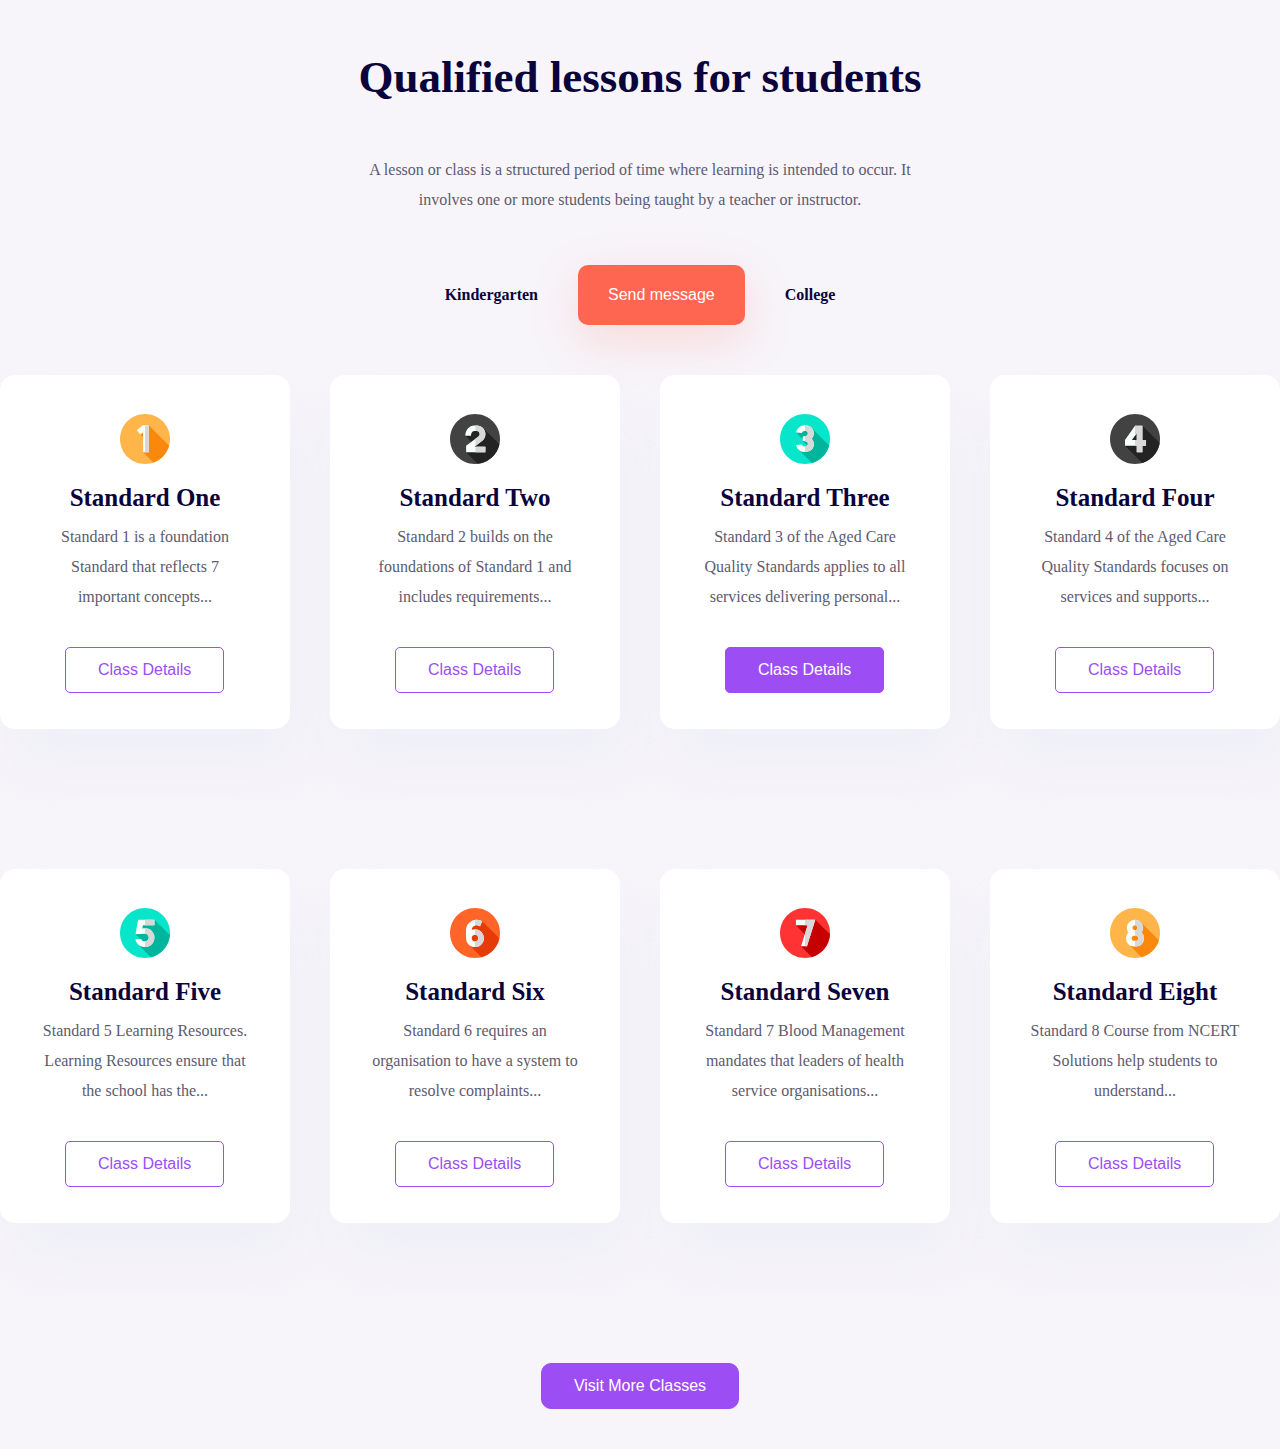
<file: 3-oy/guruh/6-dars-main/6-dars-main/index.html>
<!DOCTYPE html>
<html lang="en">
  <head>
    <meta charset="UTF-8" />
    <meta name="viewport" content="width=device-width, initial-scale=1.0" />
    <link rel="stylesheet" href="./assets/styles/style.css" />
    <title>Document</title>
  </head>
  <body>
    <header></header>
    <main>
      <div class="section-2">
        <div class="container">
          <main>
            <div class="main">
              <div class="main__top">
                <h1 class="main__text">Qualified lessons for students</h1>
                <p class="main__title">
                  A lesson or class is a structured period of time where
                  learning is intended to occur. It <br />
                  involves one or more students being taught by a teacher or
                  instructor.
                </p>
                <div class="btn">
                  <h1 class="main__subtitle">Kindergarten</h1>
                  <button class="main__btn">
                    <p class="main__text_top">Send message</p>
                  </button>
                  <h1 class="main__subtitle">College</h1>
                </div>
                <div class="cards">
                  <div class="card">
                    <div class="img">
                      <img
                        src="./assets/icon/1.svg"
                        alt="One icon"
                        width="50"
                        height="50"
                      />
                    </div>
                    <h3 class="card__title">Standard One</h3>
                    <p class="card__subtitle">
                      Standard 1 is a foundation <br />
                      Standard that reflects 7 <br />
                      important concepts...
                    </p>
                    <button class="card__btn">
                      <h1 class="card__text-top">Class Details</h1>
                    </button>
                  </div>
                  <div class="card">
                    <div class="img">
                      <img
                        src="./assets/icon/2.svg"
                        alt="One icon"
                        width="50"
                        height="50"
                      />
                    </div>
                    <h3 class="card__title">Standard Two</h3>
                    <p class="card__subtitle">
                      Standard 2 builds on the <br />
                      foundations of Standard 1 and <br />
                      includes requirements...
                    </p>
                    <button class="card__btn">
                      <h1 class="card__text-top">Class Details</h1>
                    </button>
                  </div>
                  <div class="card">
                    <div class="img">
                      <img
                        src="./assets/icon/3.svg"
                        alt="One icon"
                        width="50"
                        height="50"
                      />
                    </div>
                    <h3 class="card__title">Standard Three</h3>
                    <p class="card__subtitle">
                      Standard 3 of the Aged Care <br />
                      Quality Standards applies to all <br />
                      services delivering personal...
                    </p>
                    <button class="card__btn-top">
                      <h1 class="card__text_top">Class Details</h1>
                    </button>
                  </div>
                  <div class="card">
                    <div class="img">
                      <img
                        src="./assets/icon/4.svg"
                        alt="One icon"
                        width="50"
                        height="50"
                      />
                    </div>
                    <h3 class="card__title">Standard Four</h3>
                    <p class="card__subtitle">
                      Standard 4 of the Aged Care <br />
                      Quality Standards focuses on <br />
                      services and supports...
                    </p>
                    <button class="card__btn">
                      <h1 class="card__text-top">Class Details</h1>
                    </button>
                  </div>
                  <div class="card">
                    <div class="img">
                      <img
                        src="./assets/icon/5.svg"
                        alt="One icon"
                        width="50"
                        height="50"
                      />
                    </div>
                    <h3 class="card__title">Standard Five</h3>
                    <p class="card__subtitle">
                      Standard 5 Learning Resources. <br />
                      Learning Resources ensure that <br />
                      the school has the...
                    </p>
                    <button class="card__btn">
                      <h1 class="card__text-top">Class Details</h1>
                    </button>
                  </div>
                  <div class="card">
                    <div class="img">
                      <img
                        src="./assets/icon/6.svg"
                        alt="One icon"
                        width="50"
                        height="50"
                      />
                    </div>
                    <h3 class="card__title">Standard Six</h3>
                    <p class="card__subtitle">
                      Standard 6 requires an <br />
                      organisation to have a system to <br />
                      resolve complaints...
                    </p>
                    <button class="card__btn">
                      <h1 class="card__text-top">Class Details</h1>
                    </button>
                  </div>
                  <div class="card">
                    <div class="img">
                      <img
                        src="./assets/icon/7.svg"
                        alt="One icon"
                        width="50"
                        height="50"
                      />
                    </div>
                    <h3 class="card__title">Standard Seven</h3>
                    <p class="card__subtitle">
                      Standard 7 Blood Management <br />
                      mandates that leaders of health <br />
                      service organisations...
                    </p>
                    <button class="card__btn">
                      <h1 class="card__text-top">Class Details</h1>
                    </button>
                  </div>
                  <div class="card">
                    <div class="img">
                      <img
                        src="./assets/icon/8.svg"
                        alt="One icon"
                        width="50"
                        height="50"
                      />
                    </div>
                    <h3 class="card__title">Standard Eight</h3>
                    <p class="card__subtitle">
                      Standard 8 Course from NCERT <br />
                      Solutions help students to <br />
                      understand...
                    </p>
                    <button class="card__btn">
                      <h1 class="card__text-top">Class Details</h1>
                    </button>
                  </div>
                  <button class="card__button-top">
                    <h1 class="card__title-text">Visit More Classes</h1>
                  </button>
                </div>
              </div>
            </div>
          </main>
        </div>
      </div>
    </main>
    <footer></footer>
  </body>
</html>
</file>
<file: 10-dars/stayl.css>
body {
    margin: 0;
    padding: 0;
    box-sizing: border-box;
}

a {
    text-decoration: none;
}

ul {
    list-style: none;
}

.d_flex {
    display: flex;
    align-items: center;
    justify-content: space-between;
}

.container {
    min-width: 1140px;
    margin: 0 auto;
    padding: 0 60px;
}

.header {
    margin-top: 36px;
    justify-content: space-evenly;
}

.list_title {
    display: flex;
    width: 654.5px;
    height: 16px;
    justify-content: flex-end;
    align-items: flex-start;
    gap: 40px;
    color: var(--1, #1F2428);
    font-family: Gilroy;
    font-size: 15px;
    font-weight: 600;
    line-height: 16px;
}

.user {
    color: var(--1, #1F2428);
    font-family: Gilroy;
    font-size: 15px;
    font-weight: 600;
    line-height: 16px;
}

.hero_btn {
    border-radius: 36px;
    background: linear-gradient(90deg, #00C97B 0%, #00D981 96.96%);
    box-shadow: 0px 4px 4px 0px rgba(1, 203, 124, 0.20);
    width: 170px;
    height: 48px;
    flex-shrink: 0;
    border: none;
}

.btn_text {
    color: var(--1, #FFF);
    text-align: center;
    font-family: Gilroy;
    font-size: 13px;
    font-weight: 700;
    line-height: 18px;
}

.container_header {
    border-radius: 36px;
    background: linear-gradient(80deg, #5B52A3 1.08%, #40B8EA 100%);
    width: 1800px;
    height: 680px;
    flex-shrink: 0;
    margin-top: 52px;
    margin-bottom: 160px;
}

.btn {
    border-radius: 36px;
    background: linear-gradient(90deg, #00C97B 0%, #00D981 96.96%);
    box-shadow: 0px 4px 4px 0px rgba(1, 203, 124, 0.20);
    width: 260px;
    height: 66px;
    flex-shrink: 0;
}

.container_header {
    gap: 200px;

}

.main_card {
    padding: 200px;
    display: flex;
}

.main_card_title {
    color: var(--4, #FFF);
    font-family: Gilroy;
    font-size: 72px;
    font-style: normal;
    font-weight: 800;
    line-height: 80px;
}

.text {
    color: var(--4, #FFF);
    font-family: Gilroy;
    font-size: 20px;
    font-style: normal;
    font-weight: 300;
    line-height: 42px;
}

.option {
    border-radius: 16px;
    background: var(--5, #FFF);
    box-shadow: 0px 0px 70px 0px rgba(138, 138, 138, 0.10);
    width: 1400px;
    height: 100px;
    flex-shrink: 0;
    padding-left: 40px;
    padding-right: 40px;
    margin-bottom: 95px;
}

.flex {
    display: flex;
}

.margn {
    margin-left: 200px;
    margin-right: 200px;
    justify-content: space-between;
}

.hero_img {
    margin: 44px auto 167px auto;
}

.card_ending {
    border-radius: 16px;
    background: var(--5, #FFF);
    box-shadow: 0px 0px 70px 0px rgba(138, 138, 138, 0.10);
    width: 1400px;
    height: 180px;
    flex-shrink: 0;
    margin-top: 160px;
    display: flex;
    margin-bottom: 160px;
    padding: 0px;
    align-items: center;
    padding: 20px;
}

.main_cards {
    display: flex;
    padding: 100px 100px;
    gap: 60px;
}

.main_card_subtitle {
    color: var(--4, #FFF);
    font-family: Gilroy;
    font-size: 30px;
    font-style: normal;
    font-weight: 700;
    line-height: 40px;
    flex-wrap: wrap;
    padding-right: 150px;
}

.calculate {
    width: 1400px;
    height: 270px;
    flex-shrink: 0;
    border-radius: 16px;
    background: var(--5, #FFF);
    box-shadow: 0px 0px 70px 0px rgba(138, 138, 138, 0.10);
    justify-content: space-between;
    padding: 46px;
    margin-bottom: 80px;
}

.btn_title {
    margin-top: 40px;
}

.deliver_option {
    width: 1400px;
    height: 104px;
    flex-shrink: 0;
    border-radius: 16px;
    background: var(--5, #FFF);
    box-shadow: 0px 0px 70px 0px rgba(138, 138, 138, 0.10);
    justify-content: space-between;
    display: inline-block;
    gap: 50px;
    padding: 20px;
    align-items: center;
    display: inline-block;
}

.card_text {
    color: var(--1, #1F2428);
    font-family: Gilroy;
    font-size: 18px;
    font-style: normal;
    font-weight: 700;
    line-height: 24px;
    text-transform: uppercase;
    padding: 40px;
}

.subtitle {
    margin-right: 500px;
}

.card {
    width: 300px;
    height: 250px;
    flex-shrink: 0;
    border-radius: 16px;
    background: var(--5, #FFF);
    box-shadow: 0px 0px 70px 0px rgba(138, 138, 138, 0.10);
    padding: 60px;
    margin: 50px auto 80px auto;
    justify-content: space-between;
}

.cards {
    display: flex;

}

.user_card {
    width: 585px;
    height: 260px;
    flex-shrink: 0;
    border-radius: 16px;
    background: var(--5, #FFF);
    box-shadow: 0px 0px 70px 0px rgba(138, 138, 138, 0.10);
    padding: 30px;
    gap: 10px;
}

.main_text {
    color: var(--1, #1F2428);
    font-family: Gilroy;
    font-size: 18px;
    font-style: normal;
    font-weight: 300;
    line-height: 36px;
}

.btn_ending {
    width: 1600px;
    height: 250px;
    flex-shrink: 0;
    border-radius: 36px;
    background: linear-gradient(80deg, #5B52A3 1.08%, #40B8EA 100%);
    padding: 60px;
    justify-content: space-between;
    display: flex;
    align-items: center;
}

.horizontol_line {
    border-radius: 36px;
    background: var(--5, #C0C9D7);
    width: 1800px;
    height: 1px;
    flex-shrink: 0;
    color: #1F2428;
    padding-bottom: 3px
}

.text_ending {
    text-align: center;
}
</file>
<file: 6-dars/style/main.css>
* {
    padding: 0;
    margin: 0;
    box-sizing: border-box;
}

.bady {
    margin: 0;
    padding: 0;
    min-width: 1240px;
}

.header {
    display: flex;
    align-items: center;
    justify-content: space-between;
    margin-bottom: 80px;
    padding: 20px 0;
}

.lext_title {
    color: var(--Heading-Text, #282B6D);
    font-family: Plus Jakarta Sans;
    font-size: 24px;
    font-style: normal;
    font-weight: 800;
    line-height: normal;
    display: flex;
    gap: 8px;
}

.header_list {
    color: var(--Heading-Text, #282B6D);
    font-family: Plus Jakarta Sans;
    font-size: 14px;
    font-style: normal;
    font-weight: 700;
    line-height: normal;
    list-style: none;
    display: flex;
}



a {
    text-decoration: none;
}

.container {
    min-width: 1140px;
    ;
    padding: 0 150px;
    margin: 0 auto;
}

.header_lift {
    display: flex;
    gap: 8px;
}

.header_center {
    margin-left: 131px;
    margin-right: 197px;
}

.header_list {
    gap: 22px;
}

.header_list_item {
    color: var(--Heading-Text, #282B6D);
    font-family: Plus Jakarta Sans;
    font-size: 14px;
    font-style: normal;
    font-weight: 700;
    line-height: normal;
}

.list_item {
    list-style: none;
    color: var(--Heading-Text, #282B6D);
    font-family: Plus Jakarta Sans;
    font-size: 14px;
    font-style: normal;
    font-weight: 700;
    line-height: normal;
}

.btn {
    color: var(--Heading-Text, #282B6D);
    font-family: Plus Jakarta Sans;
    font-size: 14px;
    font-style: normal;
    font-weight: 700;
    line-height: 200%;
    padding: 2px 18px;
    background: transparent;
    border-radius: 8px;
}

.header_right {
    display: flex;
    gap: 32px;
    align-items: center;
}

.hero {
    display: flex;
    justify-content: space-between;
    width: 100%;
}

.text_begin {
    color: var(--Secondary-Color, #FE9168);
    font-family: Plus Jakarta Sans;
    font-size: 16px;
    font-style: normal;
    font-weight: 500;
    line-height: normal;
    letter-spacing: 1px;
    text-transform: uppercase;
}

.card_title {
    display: inline-block;
    width: 500px;
    height: 300px;
}

.text_title {
    color: var(--Heading-Text, #282B6D);
    font-feature-settings: 'clig' off, 'liga' off;
    font-family: Plus Jakarta Sans;
    font-size: 60px;
    font-style: normal;
    font-weight: 800;
    line-height: 80px;
    letter-spacing: -0.5px;
    text-transform: capitalize;
    align-items: center;
}

.text_main {
    color: var(--Primary-Color, #5735D2);
    font-feature-settings: 'clig' off, 'liga' off;
    font-family: Plus Jakarta Sans;
    font-size: 60px;
    font-style: normal;
    font-weight: 800;
    line-height: 80px;
    /* 133.333% */
    letter-spacing: -0.5px;
    text-decoration-line: underline;
    text-transform: capitalize;
}

.hero_text {
    color: var(--Body-Text, #9AA5B6);
    font-feature-settings: 'clig' off, 'liga' off;
    font-family: Plus Jakarta Sans;
    font-size: 16px;
    font-style: normal;
    font-weight: 400;
    line-height: 32px;
    margin: 24px auto;
}

.herobtn {
    color: #FFF;
    font-family: Plus Jakarta Sans;
    font-size: 16px;
    font-style: normal;
    font-weight: 500;
    line-height: normal;
    border-radius: 12px;
    background: var(--Primary-Color, #5735D2);
    padding: 17px 26px;
    border: none;
}

.hero_box {
    color: #04060d;
    font-family: Poppins;
    font-size: 20px;
    font-style: normal;
    font-weight: 500;
    line-height: 40px;
    text-decoration-line: underline;
    opacity: 0.5;
    background: #DDE3EB;
    border: 2px solid black;
    width: 482px;
    height: 258px;
    padding: 110px 60px 50px 90px;
}

.box_left {
    margin-bottom: 120px;
}
.busnes_partner {
    text-align: center;
    margin-bottom: 58px;

}

.busnes_title {
    color: var(--Secondary-Color, #FE9168);
    text-align: center;
    font-family: Plus Jakarta Sans;
    font-size: 16px;
    font-style: normal;
    font-weight: 500;
    line-height: normal;
    letter-spacing: 1px;
    text-transform: uppercase;
}

.busnis_subtitle {
    color: var(--Heading-Text, #282B6D);
    font-family: Plus Jakarta Sans;
    font-size: 40px;
    font-style: normal;
    font-weight: 800;
    line-height: 60px;
    /* 150% */
    letter-spacing: -0.5px;
    text-transform: capitalize;
}

.busnes_text {
    color: var(--Body-Text, #9AA5B6);
    font-family: Plus Jakarta Sans;
    font-size: 16px;
    font-style: normal;
    font-weight: 400;
    line-height: normal;
    opacity: 0.7;
}

.busnis_photo {
    margin-bottom: 120px;
}

.servis {
    display: flex;
    align-items: center;
    margin-bottom: 56px;
}

.servis_title {
    color: var(--Secondary-Color, #FE9168);
    font-family: Plus Jakarta Sans;
    font-size: 16px;
    font-style: normal;
    font-weight: 500;
    line-height: normal;
    letter-spacing: 1px;
    text-transform: uppercase;
}

.servis_subtitle {
    color: var(--Heading-Text, #282B6D);
    font-family: Plus Jakarta Sans;
    font-size: 40px;
    font-style: normal;
    font-weight: 800;
    line-height: 60px;
    letter-spacing: -0.5px;
    text-transform: capitalize;
}

.servis_text {
    color: var(--Body-Text, #9AA5B6);
    font-feature-settings: 'clig' off, 'liga' off;
    font-family: Plus Jakarta Sans;
    font-size: 16px;
    font-style: normal;
    font-weight: 400;
    line-height: 32px;
    text-align: end;
    margin-left: 300px;
}

.car_title {
    color: var(--Heading-Text, #282B6D);
    font-family: Plus Jakarta Sans;
    font-size: 20px;
    font-style: normal;
    font-weight: 700;
    line-height: normal;
    text-transform: capitalize;
    margin-top: 30px;
    margin-bottom: 22px;
    margin-left: 32px;
}

.card_text {
    color: var(--Body-Text, #9AA5B6);
    font-family: Plus Jakarta Sans;
    font-size: 16px;
    font-style: normal;
    font-weight: 400;
    line-height: 180%;
    margin-left: 32px;
}

.card_subtitle {
    color: var(--Primary-Color, #5735D2);
    font-family: Plus Jakarta Sans;
    font-size: 16px;
    font-style: normal;
    font-weight: 700;
    line-height: normal;
    text-transform: capitalize;
    margin-top: 35px;
    margin-left: 32px;
}

.cards {
    display: flex;
    gap: 15px;
    margin-bottom: 140px;
}

.card {
    width: 360px;
    height: 335px;
    border-radius: 12px;
    background: #F8FAFF;
    align-items: center;
}

.cars_img {
    margin-top: 40px;
    margin-left: 32;
    border: 2px solid white;
    padding: 16px 16px;
    background-color: white;
    margin-left: 32px;
}

.main_list {
    display: flex;
    gap: 150px;
}

.navigat_title {
    color: var(--Secondary-Color, #FE9168);
    font-family: Plus Jakarta Sans;
    font-size: 16px;
    font-style: normal;
    font-weight: 500;
    line-height: normal;
    letter-spacing: 1px;
    text-transform: uppercase;
}

.navigat_subtitle {
    color: var(--Heading-Text, #282B6D);
    font-family: Plus Jakarta Sans;
    font-size: 40px;
    font-style: normal;
    font-weight: 800;
    line-height: 60px;
    letter-spacing: -0.5px;
    text-transform: capitalize;
}

.navigat_index {
    color: var(--Heading-Text, #282B6D);
    font-family: Plus Jakarta Sans;
    font-size: 16px;
    font-style: normal;
    font-weight: 700;
    line-height: normal;
    margin-top: 24px;
    margin-bottom: 48px;
}

.naviigat_text {
    color: var(--Body-Text, #9AA5B6);
    font-feature-settings: 'clig' off, 'liga' off;
    font-family: Plus Jakarta Sans;
    font-size: 16px;
    font-style: normal;
    font-weight: 400;
    line-height: 32px;
    margin-bottom: 24px;
}

.list_vose {
    color: #282B6D;
    font-family: Plus Jakarta Sans;
    font-size: 18px;
    font-style: normal;
    font-weight: 800;
    line-height: normal;
    text-transform: capitalize;
}

.cart-riht {
    text-align: center;
}

.cart-lift {
    margin-bottom: 280px;
}

.user_center {
    text-align: center;
    width: 400px;
}

.container_ful {
    margin-top: 105px;
    margin-bottom: 100px;
    width: 100%;
    background-color: #F0F6FF;
    text-align: center;
}

.Subscribe {
    padding: 80px;
}

.subs_type {
    display: flex;
    border: 1px solid rgb(18, 16, 16);
    width: 483px;
    height: 72px;
    border-radius: 12px;
    background: #FFF;
    box-shadow: 0px 67.114px 109.061px 0px rgba(0, 0, 0, 0.05);
}

.subs_type {
    display: flex;
    align-items: center;
    margin: 0 auto;
}

.Subscribe_text {
    margin-right: 135px;
    margin-left: 40px;
    color: var(--Body-Text, #9AA5B6);
    font-family: Open Sans;
    font-size: 16px;
    font-style: normal;
    font-weight: 400;
    line-height: normal;

}

.boxs {
    padding: 100px 150px;
    display: flex;
    justify-content: space-between;

}



.box h6 {
    margin-bottom: 30px;
    color: var(--Heading-Text, #282B6D);
    font-family: Plus Jakarta Sans;
    font-size: 16px;
    font-style: normal;
    font-weight: 700;
    line-height: normal;
}

.box p {
    color: var(--Body-Text, #9AA5B6);
    font-family: Plus Jakarta Sans;
    font-size: 14px;
    font-style: normal;
    font-weight: 500;
    line-height: normal;
    margin-bottom: 24px;
    max-width: 214px;
}

.box_input {
    border: 1px solid;
    display: flex;
    align-items: center;
    padding: 7px 5px;
    border-radius: 8px;
    border: 1px solid #E6E6E6;
}

.box_input input {
    border: none;
    outline: none;
}

.box_input .img1 {
    margin-top: 5px;
}
.end p{
    text-align: center;
}
* {
    padding: 0;
    margin: 0;
    box-sizing: border-box;
}

.bady {
    margin: 0;
    padding: 0;
    min-width: 1240px;
}

.header {
    display: flex;
    align-items: center;
    justify-content: space-between;
    margin-bottom: 80px;
    padding: 20px 0;
}

.lext_title {
    color: var(--Heading-Text, #282B6D);
    font-family: Plus Jakarta Sans;
    font-size: 24px;
    font-style: normal;
    font-weight: 800;
    line-height: normal;
    display: flex;
    gap: 8px;
}

.header_list {
    color: var(--Heading-Text, #282B6D);
    font-family: Plus Jakarta Sans;
    font-size: 14px;
    font-style: normal;
    font-weight: 700;
    line-height: normal;
    list-style: none;
    display: flex;
}



a {
    text-decoration: none;
}

.container {
    min-width: 1140px;
    ;
    padding: 0 150px;
    margin: 0 auto;
}

.header_lift {
    display: flex;
    gap: 8px;
}

.header_center {
    margin-left: 131px;
    margin-right: 197px;
}

.header_list {
    gap: 22px;
}

.header_list_item {
    color: var(--Heading-Text, #282B6D);
    font-family: Plus Jakarta Sans;
    font-size: 14px;
    font-style: normal;
    font-weight: 700;
    line-height: normal;
}

.list_item {
    list-style: none;
    color: var(--Heading-Text, #282B6D);
    font-family: Plus Jakarta Sans;
    font-size: 14px;
    font-style: normal;
    font-weight: 700;
    line-height: normal;
}

.btn {
    color: var(--Heading-Text, #282B6D);
    font-family: Plus Jakarta Sans;
    font-size: 14px;
    font-style: normal;
    font-weight: 700;
    line-height: 200%;
    padding: 2px 18px;
    background: transparent;
    border-radius: 8px;
}

.header_right {
    display: flex;
    gap: 32px;
    align-items: center;
}

.hero {
    display: flex;
    justify-content: space-between;
    width: 100%;
}

.text_begin {
    color: var(--Secondary-Color, #FE9168);
    font-family: Plus Jakarta Sans;
    font-size: 16px;
    font-style: normal;
    font-weight: 500;
    line-height: normal;
    letter-spacing: 1px;
    text-transform: uppercase;
}

.card_title {
    display: inline-block;
    width: 500px;
    height: 300px;
}

.text_title {
    color: var(--Heading-Text, #282B6D);
    font-feature-settings: 'clig' off, 'liga' off;
    font-family: Plus Jakarta Sans;
    font-size: 60px;
    font-style: normal;
    font-weight: 800;
    line-height: 80px;
    letter-spacing: -0.5px;
    text-transform: capitalize;
    align-items: center;
}

.text_main {
    color: var(--Primary-Color, #5735D2);
    font-feature-settings: 'clig' off, 'liga' off;
    font-family: Plus Jakarta Sans;
    font-size: 60px;
    font-style: normal;
    font-weight: 800;
    line-height: 80px;
    /* 133.333% */
    letter-spacing: -0.5px;
    text-decoration-line: underline;
    text-transform: capitalize;
}

.hero_text {
    color: var(--Body-Text, #9AA5B6);
    font-feature-settings: 'clig' off, 'liga' off;
    font-family: Plus Jakarta Sans;
    font-size: 16px;
    font-style: normal;
    font-weight: 400;
    line-height: 32px;
    margin: 24px auto;
}

.herobtn {
    color: #FFF;
    font-family: Plus Jakarta Sans;
    font-size: 16px;
    font-style: normal;
    font-weight: 500;
    line-height: normal;
    border-radius: 12px;
    background: var(--Primary-Color, #5735D2);
    padding: 17px 26px;
    border: none;
}

.hero_box {
    color: #04060d;
    font-family: Poppins;
    font-size: 20px;
    font-style: normal;
    font-weight: 500;
    line-height: 40px;
    text-decoration-line: underline;
    opacity: 0.5;
    background: #DDE3EB;
    border: 2px solid black;
    width: 482px;
    height: 258px;
    padding: 110px 60px 50px 90px;
}

.box_left {
    margin-bottom: 120px;
}
.busnes_partner {
    text-align: center;
    margin-bottom: 58px;

}

.busnes_title {
    color: var(--Secondary-Color, #FE9168);
    text-align: center;
    font-family: Plus Jakarta Sans;
    font-size: 16px;
    font-style: normal;
    font-weight: 500;
    line-height: normal;
    letter-spacing: 1px;
    text-transform: uppercase;
}

.busnis_subtitle {
    color: var(--Heading-Text, #282B6D);
    font-family: Plus Jakarta Sans;
    font-size: 40px;
    font-style: normal;
    font-weight: 800;
    line-height: 60px;
    /* 150% */
    letter-spacing: -0.5px;
    text-transform: capitalize;
}

.busnes_text {
    color: var(--Body-Text, #9AA5B6);
    font-family: Plus Jakarta Sans;
    font-size: 16px;
    font-style: normal;
    font-weight: 400;
    line-height: normal;
    opacity: 0.7;
}

.busnis_photo {
    margin-bottom: 120px;
}

.servis {
    display: flex;
    align-items: center;
    margin-bottom: 56px;
}

.servis_title {
    color: var(--Secondary-Color, #FE9168);
    font-family: Plus Jakarta Sans;
    font-size: 16px;
    font-style: normal;
    font-weight: 500;
    line-height: normal;
    letter-spacing: 1px;
    text-transform: uppercase;
}

.servis_subtitle {
    color: var(--Heading-Text, #282B6D);
    font-family: Plus Jakarta Sans;
    font-size: 40px;
    font-style: normal;
    font-weight: 800;
    line-height: 60px;
    letter-spacing: -0.5px;
    text-transform: capitalize;
}

.servis_text {
    color: var(--Body-Text, #9AA5B6);
    font-feature-settings: 'clig' off, 'liga' off;
    font-family: Plus Jakarta Sans;
    font-size: 16px;
    font-style: normal;
    font-weight: 400;
    line-height: 32px;
    text-align: end;
    margin-left: 300px;
}

.car_title {
    color: var(--Heading-Text, #282B6D);
    font-family: Plus Jakarta Sans;
    font-size: 20px;
    font-style: normal;
    font-weight: 700;
    line-height: normal;
    text-transform: capitalize;
    margin-top: 30px;
    margin-bottom: 22px;
    margin-left: 32px;
}

.card_text {
    color: var(--Body-Text, #9AA5B6);
    font-family: Plus Jakarta Sans;
    font-size: 16px;
    font-style: normal;
    font-weight: 400;
    line-height: 180%;
    margin-left: 32px;
}

.card_subtitle {
    color: var(--Primary-Color, #5735D2);
    font-family: Plus Jakarta Sans;
    font-size: 16px;
    font-style: normal;
    font-weight: 700;
    line-height: normal;
    text-transform: capitalize;
    margin-top: 35px;
    margin-left: 32px;
}

.cards {
    display: flex;
    gap: 15px;
    margin-bottom: 140px;
}

.card {
    width: 360px;
    height: 335px;
    border-radius: 12px;
    background: #F8FAFF;
    align-items: center;
}

.cars_img {
    margin-top: 40px;
    margin-left: 32;
    border: 2px solid white;
    padding: 16px 16px;
    background-color: white;
    margin-left: 32px;
}

.main_list {
    display: flex;
    gap: 150px;
}

.navigat_title {
    color: var(--Secondary-Color, #FE9168);
    font-family: Plus Jakarta Sans;
    font-size: 16px;
    font-style: normal;
    font-weight: 500;
    line-height: normal;
    letter-spacing: 1px;
    text-transform: uppercase;
}

.navigat_subtitle {
    color: var(--Heading-Text, #282B6D);
    font-family: Plus Jakarta Sans;
    font-size: 40px;
    font-style: normal;
    font-weight: 800;
    line-height: 60px;
    letter-spacing: -0.5px;
    text-transform: capitalize;
}

.navigat_index {
    color: var(--Heading-Text, #282B6D);
    font-family: Plus Jakarta Sans;
    font-size: 16px;
    font-style: normal;
    font-weight: 700;
    line-height: normal;
    margin-top: 24px;
    margin-bottom: 48px;
}

.naviigat_text {
    color: var(--Body-Text, #9AA5B6);
    font-feature-settings: 'clig' off, 'liga' off;
    font-family: Plus Jakarta Sans;
    font-size: 16px;
    font-style: normal;
    font-weight: 400;
    line-height: 32px;
    margin-bottom: 24px;
}

.list_vose {
    color: #282B6D;
    font-family: Plus Jakarta Sans;
    font-size: 18px;
    font-style: normal;
    font-weight: 800;
    line-height: normal;
    text-transform: capitalize;
}

.cart-riht {
    text-align: center;
}

.cart-lift {
    margin-bottom: 280px;
}

.user_center {
    text-align: center;
    width: 400px;
}

.container_ful {
    margin-top: 105px;
    margin-bottom: 100px;
    width: 100%;
    background-color: #F0F6FF;
    text-align: center;
}

.Subscribe {
    padding: 80px;
}

.subs_type {
    display: flex;
    border: 1px solid rgb(18, 16, 16);
    width: 483px;
    height: 72px;
    border-radius: 12px;
    background: #FFF;
    box-shadow: 0px 67.114px 109.061px 0px rgba(0, 0, 0, 0.05);
}

.subs_type {
    display: flex;
    align-items: center;
    margin: 0 auto;
}

.Subscribe_text {
    margin-right: 135px;
    margin-left: 40px;
    color: var(--Body-Text, #9AA5B6);
    font-family: Open Sans;
    font-size: 16px;
    font-style: normal;
    font-weight: 400;
    line-height: normal;

}

.boxs {
    padding: 100px 150px;
    display: flex;
    justify-content: space-between;

}



.box h6 {
    margin-bottom: 30px;
    color: var(--Heading-Text, #282B6D);
    font-family: Plus Jakarta Sans;
    font-size: 16px;
    font-style: normal;
    font-weight: 700;
    line-height: normal;
}

.box p {
    color: var(--Body-Text, #9AA5B6);
    font-family: Plus Jakarta Sans;
    font-size: 14px;
    font-style: normal;
    font-weight: 500;
    line-height: normal;
    margin-bottom: 24px;
    max-width: 214px;
}

.box_input {
    border: 1px solid;
    display: flex;
    align-items: center;
    padding: 7px 5px;
    border-radius: 8px;
    border: 1px solid #E6E6E6;
}

.box_input input {
    border: none;
    outline: none;
}

.box_input .img1 {
    margin-top: 5px;
}
.end p{
    text-align: center;
}
* {
    padding: 0;
    margin: 0;
    box-sizing: border-box;
}

.bady {
    margin: 0;
    padding: 0;
    min-width: 1240px;
}

.header {
    display: flex;
    align-items: center;
    justify-content: space-between;
    margin-bottom: 80px;
    padding: 20px 0;
}

.lext_title {
    color: var(--Heading-Text, #282B6D);
    font-family: Plus Jakarta Sans;
    font-size: 24px;
    font-style: normal;
    font-weight: 800;
    line-height: normal;
    display: flex;
    gap: 8px;
}

.header_list {
    color: var(--Heading-Text, #282B6D);
    font-family: Plus Jakarta Sans;
    font-size: 14px;
    font-style: normal;
    font-weight: 700;
    line-height: normal;
    list-style: none;
    display: flex;
}



a {
    text-decoration: none;
}

.container {
    min-width: 1140px;
    ;
    padding: 0 150px;
    margin: 0 auto;
}

.header_lift {
    display: flex;
    gap: 8px;
}

.header_center {
    margin-left: 131px;
    margin-right: 197px;
}

.header_list {
    gap: 22px;
}

.header_list_item {
    color: var(--Heading-Text, #282B6D);
    font-family: Plus Jakarta Sans;
    font-size: 14px;
    font-style: normal;
    font-weight: 700;
    line-height: normal;
}

.list_item {
    list-style: none;
    color: var(--Heading-Text, #282B6D);
    font-family: Plus Jakarta Sans;
    font-size: 14px;
    font-style: normal;
    font-weight: 700;
    line-height: normal;
}

.btn {
    color: var(--Heading-Text, #282B6D);
    font-family: Plus Jakarta Sans;
    font-size: 14px;
    font-style: normal;
    font-weight: 700;
    line-height: 200%;
    padding: 2px 18px;
    background: transparent;
    border-radius: 8px;
}

.header_right {
    display: flex;
    gap: 32px;
    align-items: center;
}

.hero {
    display: flex;
    justify-content: space-between;
    width: 100%;
}

.text_begin {
    color: var(--Secondary-Color, #FE9168);
    font-family: Plus Jakarta Sans;
    font-size: 16px;
    font-style: normal;
    font-weight: 500;
    line-height: normal;
    letter-spacing: 1px;
    text-transform: uppercase;
}

.card_title {
    display: inline-block;
    width: 500px;
    height: 300px;
}

.text_title {
    color: var(--Heading-Text, #282B6D);
    font-feature-settings: 'clig' off, 'liga' off;
    font-family: Plus Jakarta Sans;
    font-size: 60px;
    font-style: normal;
    font-weight: 800;
    line-height: 80px;
    letter-spacing: -0.5px;
    text-transform: capitalize;
    align-items: center;
}

.text_main {
    color: var(--Primary-Color, #5735D2);
    font-feature-settings: 'clig' off, 'liga' off;
    font-family: Plus Jakarta Sans;
    font-size: 60px;
    font-style: normal;
    font-weight: 800;
    line-height: 80px;
    /* 133.333% */
    letter-spacing: -0.5px;
    text-decoration-line: underline;
    text-transform: capitalize;
}

.hero_text {
    color: var(--Body-Text, #9AA5B6);
    font-feature-settings: 'clig' off, 'liga' off;
    font-family: Plus Jakarta Sans;
    font-size: 16px;
    font-style: normal;
    font-weight: 400;
    line-height: 32px;
    margin: 24px auto;
}

.herobtn {
    color: #FFF;
    font-family: Plus Jakarta Sans;
    font-size: 16px;
    font-style: normal;
    font-weight: 500;
    line-height: normal;
    border-radius: 12px;
    background: var(--Primary-Color, #5735D2);
    padding: 17px 26px;
    border: none;
}

.hero_box {
    color: #04060d;
    font-family: Poppins;
    font-size: 20px;
    font-style: normal;
    font-weight: 500;
    line-height: 40px;
    text-decoration-line: underline;
    opacity: 0.5;
    background: #DDE3EB;
    border: 2px solid black;
    width: 482px;
    height: 258px;
    padding: 110px 60px 50px 90px;
}

.box_left {
    margin-bottom: 120px;
}
.busnes_partner {
    text-align: center;
    margin-bottom: 58px;

}

.busnes_title {
    color: var(--Secondary-Color, #FE9168);
    text-align: center;
    font-family: Plus Jakarta Sans;
    font-size: 16px;
    font-style: normal;
    font-weight: 500;
    line-height: normal;
    letter-spacing: 1px;
    text-transform: uppercase;
}

.busnis_subtitle {
    color: var(--Heading-Text, #282B6D);
    font-family: Plus Jakarta Sans;
    font-size: 40px;
    font-style: normal;
    font-weight: 800;
    line-height: 60px;
    /* 150% */
    letter-spacing: -0.5px;
    text-transform: capitalize;
}

.busnes_text {
    color: var(--Body-Text, #9AA5B6);
    font-family: Plus Jakarta Sans;
    font-size: 16px;
    font-style: normal;
    font-weight: 400;
    line-height: normal;
    opacity: 0.7;
}

.busnis_photo {
    margin-bottom: 120px;
}

.servis {
    display: flex;
    align-items: center;
    margin-bottom: 56px;
}

.servis_title {
    color: var(--Secondary-Color, #FE9168);
    font-family: Plus Jakarta Sans;
    font-size: 16px;
    font-style: normal;
    font-weight: 500;
    line-height: normal;
    letter-spacing: 1px;
    text-transform: uppercase;
}

.servis_subtitle {
    color: var(--Heading-Text, #282B6D);
    font-family: Plus Jakarta Sans;
    font-size: 40px;
    font-style: normal;
    font-weight: 800;
    line-height: 60px;
    letter-spacing: -0.5px;
    text-transform: capitalize;
}

.servis_text {
    color: var(--Body-Text, #9AA5B6);
    font-feature-settings: 'clig' off, 'liga' off;
    font-family: Plus Jakarta Sans;
    font-size: 16px;
    font-style: normal;
    font-weight: 400;
    line-height: 32px;
    text-align: end;
    margin-left: 300px;
}

.car_title {
    color: var(--Heading-Text, #282B6D);
    font-family: Plus Jakarta Sans;
    font-size: 20px;
    font-style: normal;
    font-weight: 700;
    line-height: normal;
    text-transform: capitalize;
    margin-top: 30px;
    margin-bottom: 22px;
    margin-left: 32px;
}

.card_text {
    color: var(--Body-Text, #9AA5B6);
    font-family: Plus Jakarta Sans;
    font-size: 16px;
    font-style: normal;
    font-weight: 400;
    line-height: 180%;
    margin-left: 32px;
}

.card_subtitle {
    color: var(--Primary-Color, #5735D2);
    font-family: Plus Jakarta Sans;
    font-size: 16px;
    font-style: normal;
    font-weight: 700;
    line-height: normal;
    text-transform: capitalize;
    margin-top: 35px;
    margin-left: 32px;
}

.cards {
    display: flex;
    gap: 15px;
    margin-bottom: 140px;
}

.card {
    width: 360px;
    height: 335px;
    border-radius: 12px;
    background: #F8FAFF;
    align-items: center;
}

.cars_img {
    margin-top: 40px;
    margin-left: 32;
    border: 2px solid white;
    padding: 16px 16px;
    background-color: white;
    margin-left: 32px;
}

.main_list {
    display: flex;
    gap: 150px;
}

.navigat_title {
    color: var(--Secondary-Color, #FE9168);
    font-family: Plus Jakarta Sans;
    font-size: 16px;
    font-style: normal;
    font-weight: 500;
    line-height: normal;
    letter-spacing: 1px;
    text-transform: uppercase;
}

.navigat_subtitle {
    color: var(--Heading-Text, #282B6D);
    font-family: Plus Jakarta Sans;
    font-size: 40px;
    font-style: normal;
    font-weight: 800;
    line-height: 60px;
    letter-spacing: -0.5px;
    text-transform: capitalize;
}

.navigat_index {
    color: var(--Heading-Text, #282B6D);
    font-family: Plus Jakarta Sans;
    font-size: 16px;
    font-style: normal;
    font-weight: 700;
    line-height: normal;
    margin-top: 24px;
    margin-bottom: 48px;
}

.naviigat_text {
    color: var(--Body-Text, #9AA5B6);
    font-feature-settings: 'clig' off, 'liga' off;
    font-family: Plus Jakarta Sans;
    font-size: 16px;
    font-style: normal;
    font-weight: 400;
    line-height: 32px;
    margin-bottom: 24px;
}

.list_vose {
    color: #282B6D;
    font-family: Plus Jakarta Sans;
    font-size: 18px;
    font-style: normal;
    font-weight: 800;
    line-height: normal;
    text-transform: capitalize;
}

.cart-riht {
    text-align: center;
}

.cart-lift {
    margin-bottom: 280px;
}

.user_center {
    text-align: center;
    width: 400px;
}

.container_ful {
    margin-top: 105px;
    margin-bottom: 100px;
    width: 100%;
    background-color: #F0F6FF;
    text-align: center;
}

.Subscribe {
    padding: 80px;
}

.subs_type {
    display: flex;
    border: 1px solid rgb(18, 16, 16);
    width: 483px;
    height: 72px;
    border-radius: 12px;
    background: #FFF;
    box-shadow: 0px 67.114px 109.061px 0px rgba(0, 0, 0, 0.05);
}

.subs_type {
    display: flex;
    align-items: center;
    margin: 0 auto;
}

.Subscribe_text {
    margin-right: 135px;
    margin-left: 40px;
    color: var(--Body-Text, #9AA5B6);
    font-family: Open Sans;
    font-size: 16px;
    font-style: normal;
    font-weight: 400;
    line-height: normal;

}

.boxs {
    padding: 100px 150px;
    display: flex;
    justify-content: space-between;

}



.box h6 {
    margin-bottom: 30px;
    color: var(--Heading-Text, #282B6D);
    font-family: Plus Jakarta Sans;
    font-size: 16px;
    font-style: normal;
    font-weight: 700;
    line-height: normal;
}

.box p {
    color: var(--Body-Text, #9AA5B6);
    font-family: Plus Jakarta Sans;
    font-size: 14px;
    font-style: normal;
    font-weight: 500;
    line-height: normal;
    margin-bottom: 24px;
    max-width: 214px;
}

.box_input {
    border: 1px solid;
    display: flex;
    align-items: center;
    padding: 7px 5px;
    border-radius: 8px;
    border: 1px solid #E6E6E6;
}

.box_input input {
    border: none;
    outline: none;
}

.box_input .img1 {
    margin-top: 5px;
}
.end p{
    text-align: center;
}
* {
    padding: 0;
    margin: 0;
    box-sizing: border-box;
}

.bady {
    margin: 0;
    padding: 0;
    min-width: 1240px;
}

.header {
    display: flex;
    align-items: center;
    justify-content: space-between;
    margin-bottom: 80px;
    padding: 20px 0;
}

.lext_title {
    color: var(--Heading-Text, #282B6D);
    font-family: Plus Jakarta Sans;
    font-size: 24px;
    font-style: normal;
    font-weight: 800;
    line-height: normal;
    display: flex;
    gap: 8px;
}

.header_list {
    color: var(--Heading-Text, #282B6D);
    font-family: Plus Jakarta Sans;
    font-size: 14px;
    font-style: normal;
    font-weight: 700;
    line-height: normal;
    list-style: none;
    display: flex;
}



a {
    text-decoration: none;
}

.container {
    min-width: 1140px;
    ;
    padding: 0 150px;
    margin: 0 auto;
}

.header_lift {
    display: flex;
    gap: 8px;
}

.header_center {
    margin-left: 131px;
    margin-right: 197px;
}

.header_list {
    gap: 22px;
}

.header_list_item {
    color: var(--Heading-Text, #282B6D);
    font-family: Plus Jakarta Sans;
    font-size: 14px;
    font-style: normal;
    font-weight: 700;
    line-height: normal;
}

.list_item {
    list-style: none;
    color: var(--Heading-Text, #282B6D);
    font-family: Plus Jakarta Sans;
    font-size: 14px;
    font-style: normal;
    font-weight: 700;
    line-height: normal;
}

.btn {
    color: var(--Heading-Text, #282B6D);
    font-family: Plus Jakarta Sans;
    font-size: 14px;
    font-style: normal;
    font-weight: 700;
    line-height: 200%;
    padding: 2px 18px;
    background: transparent;
    border-radius: 8px;
}

.header_right {
    display: flex;
    gap: 32px;
    align-items: center;
}

.hero {
    display: flex;
    justify-content: space-between;
    width: 100%;
}

.text_begin {
    color: var(--Secondary-Color, #FE9168);
    font-family: Plus Jakarta Sans;
    font-size: 16px;
    font-style: normal;
    font-weight: 500;
    line-height: normal;
    letter-spacing: 1px;
    text-transform: uppercase;
}

.card_title {
    display: inline-block;
    width: 500px;
    height: 300px;
}

.text_title {
    color: var(--Heading-Text, #282B6D);
    font-feature-settings: 'clig' off, 'liga' off;
    font-family: Plus Jakarta Sans;
    font-size: 60px;
    font-style: normal;
    font-weight: 800;
    line-height: 80px;
    letter-spacing: -0.5px;
    text-transform: capitalize;
    align-items: center;
}

.text_main {
    color: var(--Primary-Color, #5735D2);
    font-feature-settings: 'clig' off, 'liga' off;
    font-family: Plus Jakarta Sans;
    font-size: 60px;
    font-style: normal;
    font-weight: 800;
    line-height: 80px;
    /* 133.333% */
    letter-spacing: -0.5px;
    text-decoration-line: underline;
    text-transform: capitalize;
}

.hero_text {
    color: var(--Body-Text, #9AA5B6);
    font-feature-settings: 'clig' off, 'liga' off;
    font-family: Plus Jakarta Sans;
    font-size: 16px;
    font-style: normal;
    font-weight: 400;
    line-height: 32px;
    margin: 24px auto;
}

.herobtn {
    color: #FFF;
    font-family: Plus Jakarta Sans;
    font-size: 16px;
    font-style: normal;
    font-weight: 500;
    line-height: normal;
    border-radius: 12px;
    background: var(--Primary-Color, #5735D2);
    padding: 17px 26px;
    border: none;
}

.hero_box {
    color: #04060d;
    font-family: Poppins;
    font-size: 20px;
    font-style: normal;
    font-weight: 500;
    line-height: 40px;
    text-decoration-line: underline;
    opacity: 0.5;
    background: #DDE3EB;
    border: 2px solid black;
    width: 482px;
    height: 258px;
    padding: 110px 60px 50px 90px;
}

.box_left {
    margin-bottom: 120px;
}
.busnes_partner {
    text-align: center;
    margin-bottom: 58px;

}

.busnes_title {
    color: var(--Secondary-Color, #FE9168);
    text-align: center;
    font-family: Plus Jakarta Sans;
    font-size: 16px;
    font-style: normal;
    font-weight: 500;
    line-height: normal;
    letter-spacing: 1px;
    text-transform: uppercase;
}

.busnis_subtitle {
    color: var(--Heading-Text, #282B6D);
    font-family: Plus Jakarta Sans;
    font-size: 40px;
    font-style: normal;
    font-weight: 800;
    line-height: 60px;
    /* 150% */
    letter-spacing: -0.5px;
    text-transform: capitalize;
}

.busnes_text {
    color: var(--Body-Text, #9AA5B6);
    font-family: Plus Jakarta Sans;
    font-size: 16px;
    font-style: normal;
    font-weight: 400;
    line-height: normal;
    opacity: 0.7;
}

.busnis_photo {
    margin-bottom: 120px;
}

.servis {
    display: flex;
    align-items: center;
    margin-bottom: 56px;
}

.servis_title {
    color: var(--Secondary-Color, #FE9168);
    font-family: Plus Jakarta Sans;
    font-size: 16px;
    font-style: normal;
    font-weight: 500;
    line-height: normal;
    letter-spacing: 1px;
    text-transform: uppercase;
}

.servis_subtitle {
    color: var(--Heading-Text, #282B6D);
    font-family: Plus Jakarta Sans;
    font-size: 40px;
    font-style: normal;
    font-weight: 800;
    line-height: 60px;
    letter-spacing: -0.5px;
    text-transform: capitalize;
}

.servis_text {
    color: var(--Body-Text, #9AA5B6);
    font-feature-settings: 'clig' off, 'liga' off;
    font-family: Plus Jakarta Sans;
    font-size: 16px;
    font-style: normal;
    font-weight: 400;
    line-height: 32px;
    text-align: end;
    margin-left: 300px;
}

.car_title {
    color: var(--Heading-Text, #282B6D);
    font-family: Plus Jakarta Sans;
    font-size: 20px;
    font-style: normal;
    font-weight: 700;
    line-height: normal;
    text-transform: capitalize;
    margin-top: 30px;
    margin-bottom: 22px;
    margin-left: 32px;
}

.card_text {
    color: var(--Body-Text, #9AA5B6);
    font-family: Plus Jakarta Sans;
    font-size: 16px;
    font-style: normal;
    font-weight: 400;
    line-height: 180%;
    margin-left: 32px;
}

.card_subtitle {
    color: var(--Primary-Color, #5735D2);
    font-family: Plus Jakarta Sans;
    font-size: 16px;
    font-style: normal;
    font-weight: 700;
    line-height: normal;
    text-transform: capitalize;
    margin-top: 35px;
    margin-left: 32px;
}

.cards {
    display: flex;
    gap: 15px;
    margin-bottom: 140px;
}

.card {
    width: 360px;
    height: 335px;
    border-radius: 12px;
    background: #F8FAFF;
    align-items: center;
}

.cars_img {
    margin-top: 40px;
    margin-left: 32;
    border: 2px solid white;
    padding: 16px 16px;
    background-color: white;
    margin-left: 32px;
}

.main_list {
    display: flex;
    gap: 150px;
}

.navigat_title {
    color: var(--Secondary-Color, #FE9168);
    font-family: Plus Jakarta Sans;
    font-size: 16px;
    font-style: normal;
    font-weight: 500;
    line-height: normal;
    letter-spacing: 1px;
    text-transform: uppercase;
}

.navigat_subtitle {
    color: var(--Heading-Text, #282B6D);
    font-family: Plus Jakarta Sans;
    font-size: 40px;
    font-style: normal;
    font-weight: 800;
    line-height: 60px;
    letter-spacing: -0.5px;
    text-transform: capitalize;
}

.navigat_index {
    color: var(--Heading-Text, #282B6D);
    font-family: Plus Jakarta Sans;
    font-size: 16px;
    font-style: normal;
    font-weight: 700;
    line-height: normal;
    margin-top: 24px;
    margin-bottom: 48px;
}

.naviigat_text {
    color: var(--Body-Text, #9AA5B6);
    font-feature-settings: 'clig' off, 'liga' off;
    font-family: Plus Jakarta Sans;
    font-size: 16px;
    font-style: normal;
    font-weight: 400;
    line-height: 32px;
    margin-bottom: 24px;
}

.list_vose {
    color: #282B6D;
    font-family: Plus Jakarta Sans;
    font-size: 18px;
    font-style: normal;
    font-weight: 800;
    line-height: normal;
    text-transform: capitalize;
}

.cart-riht {
    text-align: center;
}

.cart-lift {
    margin-bottom: 280px;
}

.user_center {
    text-align: center;
    width: 400px;
}

.container_ful {
    margin-top: 105px;
    margin-bottom: 100px;
    width: 100%;
    background-color: #F0F6FF;
    text-align: center;
}

.Subscribe {
    padding: 80px;
}

.subs_type {
    display: flex;
    border: 1px solid rgb(18, 16, 16);
    width: 483px;
    height: 72px;
    border-radius: 12px;
    background: #FFF;
    box-shadow: 0px 67.114px 109.061px 0px rgba(0, 0, 0, 0.05);
}

.subs_type {
    display: flex;
    align-items: center;
    margin: 0 auto;
}

.Subscribe_text {
    margin-right: 135px;
    margin-left: 40px;
    color: var(--Body-Text, #9AA5B6);
    font-family: Open Sans;
    font-size: 16px;
    font-style: normal;
    font-weight: 400;
    line-height: normal;

}

.boxs {
    padding: 100px 150px;
    display: flex;
    justify-content: space-between;

}



.box h6 {
    margin-bottom: 30px;
    color: var(--Heading-Text, #282B6D);
    font-family: Plus Jakarta Sans;
    font-size: 16px;
    font-style: normal;
    font-weight: 700;
    line-height: normal;
}

.box p {
    color: var(--Body-Text, #9AA5B6);
    font-family: Plus Jakarta Sans;
    font-size: 14px;
    font-style: normal;
    font-weight: 500;
    line-height: normal;
    margin-bottom: 24px;
    max-width: 214px;
}

.box_input {
    border: 1px solid;
    display: flex;
    align-items: center;
    padding: 7px 5px;
    border-radius: 8px;
    border: 1px solid #E6E6E6;
}

.box_input input {
    border: none;
    outline: none;
}

.box_input .img1 {
    margin-top: 5px;
}
.end p{
    text-align: center;
};
* {
    padding: 0;
    margin: 0;
    box-sizing: border-box;
}

.bady {
    margin: 0;
    padding: 0;
    min-width: 1240px;
}

.header {
    display: flex;
    align-items: center;
    justify-content: space-between;
    margin-bottom: 80px;
    padding: 20px 0;
}

.lext_title {
    color: var(--Heading-Text, #282B6D);
    font-family: Plus Jakarta Sans;
    font-size: 24px;
    font-style: normal;
    font-weight: 800;
    line-height: normal;
    display: flex;
    gap: 8px;
}

.header_list {
    color: var(--Heading-Text, #282B6D);
    font-family: Plus Jakarta Sans;
    font-size: 14px;
    font-style: normal;
    font-weight: 700;
    line-height: normal;
    list-style: none;
    display: flex;
}



a {
    text-decoration: none;
}

.container {
    min-width: 1140px;
    ;
    padding: 0 150px;
    margin: 0 auto;
}

.header_lift {
    display: flex;
    gap: 8px;
}

.header_center {
    margin-left: 131px;
    margin-right: 197px;
}

.header_list {
    gap: 22px;
}

.header_list_item {
    color: var(--Heading-Text, #282B6D);
    font-family: Plus Jakarta Sans;
    font-size: 14px;
    font-style: normal;
    font-weight: 700;
    line-height: normal;
}

.list_item {
    list-style: none;
    color: var(--Heading-Text, #282B6D);
    font-family: Plus Jakarta Sans;
    font-size: 14px;
    font-style: normal;
    font-weight: 700;
    line-height: normal;
}

.btn {
    color: var(--Heading-Text, #282B6D);
    font-family: Plus Jakarta Sans;
    font-size: 14px;
    font-style: normal;
    font-weight: 700;
    line-height: 200%;
    padding: 2px 18px;
    background: transparent;
    border-radius: 8px;
}

.header_right {
    display: flex;
    gap: 32px;
    align-items: center;
}

.hero {
    display: flex;
    justify-content: space-between;
    width: 100%;
}

.text_begin {
    color: var(--Secondary-Color, #FE9168);
    font-family: Plus Jakarta Sans;
    font-size: 16px;
    font-style: normal;
    font-weight: 500;
    line-height: normal;
    letter-spacing: 1px;
    text-transform: uppercase;
}

.card_title {
    display: inline-block;
    width: 500px;
    height: 300px;
}

.text_title {
    color: var(--Heading-Text, #282B6D);
    font-feature-settings: 'clig' off, 'liga' off;
    font-family: Plus Jakarta Sans;
    font-size: 60px;
    font-style: normal;
    font-weight: 800;
    line-height: 80px;
    letter-spacing: -0.5px;
    text-transform: capitalize;
    align-items: center;
}

.text_main {
    color: var(--Primary-Color, #5735D2);
    font-feature-settings: 'clig' off, 'liga' off;
    font-family: Plus Jakarta Sans;
    font-size: 60px;
    font-style: normal;
    font-weight: 800;
    line-height: 80px;
    /* 133.333% */
    letter-spacing: -0.5px;
    text-decoration-line: underline;
    text-transform: capitalize;
}

.hero_text {
    color: var(--Body-Text, #9AA5B6);
    font-feature-settings: 'clig' off, 'liga' off;
    font-family: Plus Jakarta Sans;
    font-size: 16px;
    font-style: normal;
    font-weight: 400;
    line-height: 32px;
    margin: 24px auto;
}

.herobtn {
    color: #FFF;
    font-family: Plus Jakarta Sans;
    font-size: 16px;
    font-style: normal;
    font-weight: 500;
    line-height: normal;
    border-radius: 12px;
    background: var(--Primary-Color, #5735D2);
    padding: 17px 26px;
    border: none;
}

.hero_box {
    color: #04060d;
    font-family: Poppins;
    font-size: 20px;
    font-style: normal;
    font-weight: 500;
    line-height: 40px;
    text-decoration-line: underline;
    opacity: 0.5;
    background: #DDE3EB;
    border: 2px solid black;
    width: 482px;
    height: 258px;
    padding: 110px 60px 50px 90px;
}

.box_left {
    margin-bottom: 120px;
}
.busnes_partner {
    text-align: center;
    margin-bottom: 58px;

}

.busnes_title {
    color: var(--Secondary-Color, #FE9168);
    text-align: center;
    font-family: Plus Jakarta Sans;
    font-size: 16px;
    font-style: normal;
    font-weight: 500;
    line-height: normal;
    letter-spacing: 1px;
    text-transform: uppercase;
}

.busnis_subtitle {
    color: var(--Heading-Text, #282B6D);
    font-family: Plus Jakarta Sans;
    font-size: 40px;
    font-style: normal;
    font-weight: 800;
    line-height: 60px;
    /* 150% */
    letter-spacing: -0.5px;
    text-transform: capitalize;
}

.busnes_text {
    color: var(--Body-Text, #9AA5B6);
    font-family: Plus Jakarta Sans;
    font-size: 16px;
    font-style: normal;
    font-weight: 400;
    line-height: normal;
    opacity: 0.7;
}

.busnis_photo {
    margin-bottom: 120px;
}

.servis {
    display: flex;
    align-items: center;
    margin-bottom: 56px;
}

.servis_title {
    color: var(--Secondary-Color, #FE9168);
    font-family: Plus Jakarta Sans;
    font-size: 16px;
    font-style: normal;
    font-weight: 500;
    line-height: normal;
    letter-spacing: 1px;
    text-transform: uppercase;
}

.servis_subtitle {
    color: var(--Heading-Text, #282B6D);
    font-family: Plus Jakarta Sans;
    font-size: 40px;
    font-style: normal;
    font-weight: 800;
    line-height: 60px;
    letter-spacing: -0.5px;
    text-transform: capitalize;
}

.servis_text {
    color: var(--Body-Text, #9AA5B6);
    font-feature-settings: 'clig' off, 'liga' off;
    font-family: Plus Jakarta Sans;
    font-size: 16px;
    font-style: normal;
    font-weight: 400;
    line-height: 32px;
    text-align: end;
    margin-left: 300px;
}

.car_title {
    color: var(--Heading-Text, #282B6D);
    font-family: Plus Jakarta Sans;
    font-size: 20px;
    font-style: normal;
    font-weight: 700;
    line-height: normal;
    text-transform: capitalize;
    margin-top: 30px;
    margin-bottom: 22px;
    margin-left: 32px;
}

.card_text {
    color: var(--Body-Text, #9AA5B6);
    font-family: Plus Jakarta Sans;
    font-size: 16px;
    font-style: normal;
    font-weight: 400;
    line-height: 180%;
    margin-left: 32px;
}

.card_subtitle {
    color: var(--Primary-Color, #5735D2);
    font-family: Plus Jakarta Sans;
    font-size: 16px;
    font-style: normal;
    font-weight: 700;
    line-height: normal;
    text-transform: capitalize;
    margin-top: 35px;
    margin-left: 32px;
}

.cards {
    display: flex;
    gap: 15px;
    margin-bottom: 140px;
}

.card {
    width: 360px;
    height: 335px;
    border-radius: 12px;
    background: #F8FAFF;
    align-items: center;
}

.cars_img {
    margin-top: 40px;
    margin-left: 32;
    border: 2px solid white;
    padding: 16px 16px;
    background-color: white;
    margin-left: 32px;
}

.main_list {
    display: flex;
    gap: 150px;
}

.navigat_title {
    color: var(--Secondary-Color, #FE9168);
    font-family: Plus Jakarta Sans;
    font-size: 16px;
    font-style: normal;
    font-weight: 500;
    line-height: normal;
    letter-spacing: 1px;
    text-transform: uppercase;
}

.navigat_subtitle {
    color: var(--Heading-Text, #282B6D);
    font-family: Plus Jakarta Sans;
    font-size: 40px;
    font-style: normal;
    font-weight: 800;
    line-height: 60px;
    letter-spacing: -0.5px;
    text-transform: capitalize;
}

.navigat_index {
    color: var(--Heading-Text, #282B6D);
    font-family: Plus Jakarta Sans;
    font-size: 16px;
    font-style: normal;
    font-weight: 700;
    line-height: normal;
    margin-top: 24px;
    margin-bottom: 48px;
}

.naviigat_text {
    color: var(--Body-Text, #9AA5B6);
    font-feature-settings: 'clig' off, 'liga' off;
    font-family: Plus Jakarta Sans;
    font-size: 16px;
    font-style: normal;
    font-weight: 400;
    line-height: 32px;
    margin-bottom: 24px;
}

.list_vose {
    color: #282B6D;
    font-family: Plus Jakarta Sans;
    font-size: 18px;
    font-style: normal;
    font-weight: 800;
    line-height: normal;
    text-transform: capitalize;
}

.cart-riht {
    text-align: center;
}

.cart-lift {
    margin-bottom: 280px;
}

.user_center {
    text-align: center;
    width: 400px;
}

.container_ful {
    margin-top: 105px;
    margin-bottom: 100px;
    width: 100%;
    background-color: #F0F6FF;
    text-align: center;
}

.Subscribe {
    padding: 80px;
}

.subs_type {
    display: flex;
    border: 1px solid rgb(18, 16, 16);
    width: 483px;
    height: 72px;
    border-radius: 12px;
    background: #FFF;
    box-shadow: 0px 67.114px 109.061px 0px rgba(0, 0, 0, 0.05);
}

.subs_type {
    display: flex;
    align-items: center;
    margin: 0 auto;
}

.Subscribe_text {
    margin-right: 135px;
    margin-left: 40px;
    color: var(--Body-Text, #9AA5B6);
    font-family: Open Sans;
    font-size: 16px;
    font-style: normal;
    font-weight: 400;
    line-height: normal;

}

.boxs {
    padding: 100px 150px;
    display: flex;
    justify-content: space-between;

}



.box h6 {
    margin-bottom: 30px;
    color: var(--Heading-Text, #282B6D);
    font-family: Plus Jakarta Sans;
    font-size: 16px;
    font-style: normal;
    font-weight: 700;
    line-height: normal;
}

.box p {
    color: var(--Body-Text, #9AA5B6);
    font-family: Plus Jakarta Sans;
    font-size: 14px;
    font-style: normal;
    font-weight: 500;
    line-height: normal;
    margin-bottom: 24px;
    max-width: 214px;
}

.box_input {
    border: 1px solid;
    display: flex;
    align-items: center;
    padding: 7px 5px;
    border-radius: 8px;
    border: 1px solid #E6E6E6;
}

.box_input input {
    border: none;
    outline: none;
}

.box_input .img1 {
    margin-top: 5px;
}
.end p{
    text-align: center;
}
* {
    padding: 0;
    margin: 0;
    box-sizing: border-box;
}

.bady {
    margin: 0;
    padding: 0;
    min-width: 1240px;
}

.header {
    display: flex;
    align-items: center;
    justify-content: space-between;
    margin-bottom: 80px;
    padding: 20px 0;
}

.lext_title {
    color: var(--Heading-Text, #282B6D);
    font-family: Plus Jakarta Sans;
    font-size: 24px;
    font-style: normal;
    font-weight: 800;
    line-height: normal;
    display: flex;
    gap: 8px;
}

.header_list {
    color: var(--Heading-Text, #282B6D);
    font-family: Plus Jakarta Sans;
    font-size: 14px;
    font-style: normal;
    font-weight: 700;
    line-height: normal;
    list-style: none;
    display: flex;
}



a {
    text-decoration: none;
}

.container {
    min-width: 1140px;
    ;
    padding: 0 150px;
    margin: 0 auto;
}

.header_lift {
    display: flex;
    gap: 8px;
}

.header_center {
    margin-left: 131px;
    margin-right: 197px;
}

.header_list {
    gap: 22px;
}

.header_list_item {
    color: var(--Heading-Text, #282B6D);
    font-family: Plus Jakarta Sans;
    font-size: 14px;
    font-style: normal;
    font-weight: 700;
    line-height: normal;
}

.list_item {
    list-style: none;
    color: var(--Heading-Text, #282B6D);
    font-family: Plus Jakarta Sans;
    font-size: 14px;
    font-style: normal;
    font-weight: 700;
    line-height: normal;
}

.btn {
    color: var(--Heading-Text, #282B6D);
    font-family: Plus Jakarta Sans;
    font-size: 14px;
    font-style: normal;
    font-weight: 700;
    line-height: 200%;
    padding: 2px 18px;
    background: transparent;
    border-radius: 8px;
}

.header_right {
    display: flex;
    gap: 32px;
    align-items: center;
}

.hero {
    display: flex;
    justify-content: space-between;
    width: 100%;
}

.text_begin {
    color: var(--Secondary-Color, #FE9168);
    font-family: Plus Jakarta Sans;
    font-size: 16px;
    font-style: normal;
    font-weight: 500;
    line-height: normal;
    letter-spacing: 1px;
    text-transform: uppercase;
}

.card_title {
    display: inline-block;
    width: 500px;
    height: 300px;
}

.text_title {
    color: var(--Heading-Text, #282B6D);
    font-feature-settings: 'clig' off, 'liga' off;
    font-family: Plus Jakarta Sans;
    font-size: 60px;
    font-style: normal;
    font-weight: 800;
    line-height: 80px;
    letter-spacing: -0.5px;
    text-transform: capitalize;
    align-items: center;
}

.text_main {
    color: var(--Primary-Color, #5735D2);
    font-feature-settings: 'clig' off, 'liga' off;
    font-family: Plus Jakarta Sans;
    font-size: 60px;
    font-style: normal;
    font-weight: 800;
    line-height: 80px;
    /* 133.333% */
    letter-spacing: -0.5px;
    text-decoration-line: underline;
    text-transform: capitalize;
}

.hero_text {
    color: var(--Body-Text, #9AA5B6);
    font-feature-settings: 'clig' off, 'liga' off;
    font-family: Plus Jakarta Sans;
    font-size: 16px;
    font-style: normal;
    font-weight: 400;
    line-height: 32px;
    margin: 24px auto;
}

.herobtn {
    color: #FFF;
    font-family: Plus Jakarta Sans;
    font-size: 16px;
    font-style: normal;
    font-weight: 500;
    line-height: normal;
    border-radius: 12px;
    background: var(--Primary-Color, #5735D2);
    padding: 17px 26px;
    border: none;
}

.hero_box {
    color: #04060d;
    font-family: Poppins;
    font-size: 20px;
    font-style: normal;
    font-weight: 500;
    line-height: 40px;
    text-decoration-line: underline;
    opacity: 0.5;
    background: #DDE3EB;
    border: 2px solid black;
    width: 482px;
    height: 258px;
    padding: 110px 60px 50px 90px;
}

.box_left {
    margin-bottom: 120px;
}
.busnes_partner {
    text-align: center;
    margin-bottom: 58px;

}

.busnes_title {
    color: var(--Secondary-Color, #FE9168);
    text-align: center;
    font-family: Plus Jakarta Sans;
    font-size: 16px;
    font-style: normal;
    font-weight: 500;
    line-height: normal;
    letter-spacing: 1px;
    text-transform: uppercase;
}

.busnis_subtitle {
    color: var(--Heading-Text, #282B6D);
    font-family: Plus Jakarta Sans;
    font-size: 40px;
    font-style: normal;
    font-weight: 800;
    line-height: 60px;
    /* 150% */
    letter-spacing: -0.5px;
    text-transform: capitalize;
}

.busnes_text {
    color: var(--Body-Text, #9AA5B6);
    font-family: Plus Jakarta Sans;
    font-size: 16px;
    font-style: normal;
    font-weight: 400;
    line-height: normal;
    opacity: 0.7;
}

.busnis_photo {
    margin-bottom: 120px;
}

.servis {
    display: flex;
    align-items: center;
    margin-bottom: 56px;
}

.servis_title {
    color: var(--Secondary-Color, #FE9168);
    font-family: Plus Jakarta Sans;
    font-size: 16px;
    font-style: normal;
    font-weight: 500;
    line-height: normal;
    letter-spacing: 1px;
    text-transform: uppercase;
}

.servis_subtitle {
    color: var(--Heading-Text, #282B6D);
    font-family: Plus Jakarta Sans;
    font-size: 40px;
    font-style: normal;
    font-weight: 800;
    line-height: 60px;
    letter-spacing: -0.5px;
    text-transform: capitalize;
}

.servis_text {
    color: var(--Body-Text, #9AA5B6);
    font-feature-settings: 'clig' off, 'liga' off;
    font-family: Plus Jakarta Sans;
    font-size: 16px;
    font-style: normal;
    font-weight: 400;
    line-height: 32px;
    text-align: end;
    margin-left: 300px;
}

.car_title {
    color: var(--Heading-Text, #282B6D);
    font-family: Plus Jakarta Sans;
    font-size: 20px;
    font-style: normal;
    font-weight: 700;
    line-height: normal;
    text-transform: capitalize;
    margin-top: 30px;
    margin-bottom: 22px;
    margin-left: 32px;
}

.card_text {
    color: var(--Body-Text, #9AA5B6);
    font-family: Plus Jakarta Sans;
    font-size: 16px;
    font-style: normal;
    font-weight: 400;
    line-height: 180%;
    margin-left: 32px;
}

.card_subtitle {
    color: var(--Primary-Color, #5735D2);
    font-family: Plus Jakarta Sans;
    font-size: 16px;
    font-style: normal;
    font-weight: 700;
    line-height: normal;
    text-transform: capitalize;
    margin-top: 35px;
    margin-left: 32px;
}

.cards {
    display: flex;
    gap: 15px;
    margin-bottom: 140px;
}

.card {
    width: 360px;
    height: 335px;
    border-radius: 12px;
    background: #F8FAFF;
    align-items: center;
}

.cars_img {
    margin-top: 40px;
    margin-left: 32;
    border: 2px solid white;
    padding: 16px 16px;
    background-color: white;
    margin-left: 32px;
}

.main_list {
    display: flex;
    gap: 150px;
}

.navigat_title {
    color: var(--Secondary-Color, #FE9168);
    font-family: Plus Jakarta Sans;
    font-size: 16px;
    font-style: normal;
    font-weight: 500;
    line-height: normal;
    letter-spacing: 1px;
    text-transform: uppercase;
}

.navigat_subtitle {
    color: var(--Heading-Text, #282B6D);
    font-family: Plus Jakarta Sans;
    font-size: 40px;
    font-style: normal;
    font-weight: 800;
    line-height: 60px;
    letter-spacing: -0.5px;
    text-transform: capitalize;
}

.navigat_index {
    color: var(--Heading-Text, #282B6D);
    font-family: Plus Jakarta Sans;
    font-size: 16px;
    font-style: normal;
    font-weight: 700;
    line-height: normal;
    margin-top: 24px;
    margin-bottom: 48px;
}

.naviigat_text {
    color: var(--Body-Text, #9AA5B6);
    font-feature-settings: 'clig' off, 'liga' off;
    font-family: Plus Jakarta Sans;
    font-size: 16px;
    font-style: normal;
    font-weight: 400;
    line-height: 32px;
    margin-bottom: 24px;
}

.list_vose {
    color: #282B6D;
    font-family: Plus Jakarta Sans;
    font-size: 18px;
    font-style: normal;
    font-weight: 800;
    line-height: normal;
    text-transform: capitalize;
}

.cart-riht {
    text-align: center;
}

.cart-lift {
    margin-bottom: 280px;
}

.user_center {
    text-align: center;
    width: 400px;
}

.container_ful {
    margin-top: 105px;
    margin-bottom: 100px;
    width: 100%;
    background-color: #F0F6FF;
    text-align: center;
}

.Subscribe {
    padding: 80px;
}

.subs_type {
    display: flex;
    border: 1px solid rgb(18, 16, 16);
    width: 483px;
    height: 72px;
    border-radius: 12px;
    background: #FFF;
    box-shadow: 0px 67.114px 109.061px 0px rgba(0, 0, 0, 0.05);
}

.subs_type {
    display: flex;
    align-items: center;
    margin: 0 auto;
}

.Subscribe_text {
    margin-right: 135px;
    margin-left: 40px;
    color: var(--Body-Text, #9AA5B6);
    font-family: Open Sans;
    font-size: 16px;
    font-style: normal;
    font-weight: 400;
    line-height: normal;

}

.boxs {
    padding: 100px 150px;
    display: flex;
    justify-content: space-between;

}



.box h6 {
    margin-bottom: 30px;
    color: var(--Heading-Text, #282B6D);
    font-family: Plus Jakarta Sans;
    font-size: 16px;
    font-style: normal;
    font-weight: 700;
    line-height: normal;
}

.box p {
    color: var(--Body-Text, #9AA5B6);
    font-family: Plus Jakarta Sans;
    font-size: 14px;
    font-style: normal;
    font-weight: 500;
    line-height: normal;
    margin-bottom: 24px;
    max-width: 214px;
}

.box_input {
    border: 1px solid;
    display: flex;
    align-items: center;
    padding: 7px 5px;
    border-radius: 8px;
    border: 1px solid #E6E6E6;
}

.box_input input {
    border: none;
    outline: none;
}

.box_input .img1 {
    margin-top: 5px;
}
.end p{
    text-align: center;
}
* {
    padding: 0;
    margin: 0;
    box-sizing: border-box;
}

.bady {
    margin: 0;
    padding: 0;
    min-width: 1240px;
}

.header {
    display: flex;
    align-items: center;
    justify-content: space-between;
    margin-bottom: 80px;
    padding: 20px 0;
}

.lext_title {
    color: var(--Heading-Text, #282B6D);
    font-family: Plus Jakarta Sans;
    font-size: 24px;
    font-style: normal;
    font-weight: 800;
    line-height: normal;
    display: flex;
    gap: 8px;
}

.header_list {
    color: var(--Heading-Text, #282B6D);
    font-family: Plus Jakarta Sans;
    font-size: 14px;
    font-style: normal;
    font-weight: 700;
    line-height: normal;
    list-style: none;
    display: flex;
}



a {
    text-decoration: none;
}

.container {
    min-width: 1140px;
    ;
    padding: 0 150px;
    margin: 0 auto;
}

.header_lift {
    display: flex;
    gap: 8px;
}

.header_center {
    margin-left: 131px;
    margin-right: 197px;
}

.header_list {
    gap: 22px;
}

.header_list_item {
    color: var(--Heading-Text, #282B6D);
    font-family: Plus Jakarta Sans;
    font-size: 14px;
    font-style: normal;
    font-weight: 700;
    line-height: normal;
}

.list_item {
    list-style: none;
    color: var(--Heading-Text, #282B6D);
    font-family: Plus Jakarta Sans;
    font-size: 14px;
    font-style: normal;
    font-weight: 700;
    line-height: normal;
}

.btn {
    color: var(--Heading-Text, #282B6D);
    font-family: Plus Jakarta Sans;
    font-size: 14px;
    font-style: normal;
    font-weight: 700;
    line-height: 200%;
    padding: 2px 18px;
    background: transparent;
    border-radius: 8px;
}

.header_right {
    display: flex;
    gap: 32px;
    align-items: center;
}

.hero {
    display: flex;
    justify-content: space-between;
    width: 100%;
}

.text_begin {
    color: var(--Secondary-Color, #FE9168);
    font-family: Plus Jakarta Sans;
    font-size: 16px;
    font-style: normal;
    font-weight: 500;
    line-height: normal;
    letter-spacing: 1px;
    text-transform: uppercase;
}

.card_title {
    display: inline-block;
    width: 500px;
    height: 300px;
}

.text_title {
    color: var(--Heading-Text, #282B6D);
    font-feature-settings: 'clig' off, 'liga' off;
    font-family: Plus Jakarta Sans;
    font-size: 60px;
    font-style: normal;
    font-weight: 800;
    line-height: 80px;
    letter-spacing: -0.5px;
    text-transform: capitalize;
    align-items: center;
}

.text_main {
    color: var(--Primary-Color, #5735D2);
    font-feature-settings: 'clig' off, 'liga' off;
    font-family: Plus Jakarta Sans;
    font-size: 60px;
    font-style: normal;
    font-weight: 800;
    line-height: 80px;
    /* 133.333% */
    letter-spacing: -0.5px;
    text-decoration-line: underline;
    text-transform: capitalize;
}

.hero_text {
    color: var(--Body-Text, #9AA5B6);
    font-feature-settings: 'clig' off, 'liga' off;
    font-family: Plus Jakarta Sans;
    font-size: 16px;
    font-style: normal;
    font-weight: 400;
    line-height: 32px;
    margin: 24px auto;
}

.herobtn {
    color: #FFF;
    font-family: Plus Jakarta Sans;
    font-size: 16px;
    font-style: normal;
    font-weight: 500;
    line-height: normal;
    border-radius: 12px;
    background: var(--Primary-Color, #5735D2);
    padding: 17px 26px;
    border: none;
}

.hero_box {
    color: #04060d;
    font-family: Poppins;
    font-size: 20px;
    font-style: normal;
    font-weight: 500;
    line-height: 40px;
    text-decoration-line: underline;
    opacity: 0.5;
    background: #DDE3EB;
    border: 2px solid black;
    width: 482px;
    height: 258px;
    padding: 110px 60px 50px 90px;
}

.box_left {
    margin-bottom: 120px;
}
.busnes_partner {
    text-align: center;
    margin-bottom: 58px;

}

.busnes_title {
    color: var(--Secondary-Color, #FE9168);
    text-align: center;
    font-family: Plus Jakarta Sans;
    font-size: 16px;
    font-style: normal;
    font-weight: 500;
    line-height: normal;
    letter-spacing: 1px;
    text-transform: uppercase;
}

.busnis_subtitle {
    color: var(--Heading-Text, #282B6D);
    font-family: Plus Jakarta Sans;
    font-size: 40px;
    font-style: normal;
    font-weight: 800;
    line-height: 60px;
    /* 150% */
    letter-spacing: -0.5px;
    text-transform: capitalize;
}

.busnes_text {
    color: var(--Body-Text, #9AA5B6);
    font-family: Plus Jakarta Sans;
    font-size: 16px;
    font-style: normal;
    font-weight: 400;
    line-height: normal;
    opacity: 0.7;
}

.busnis_photo {
    margin-bottom: 120px;
}

.servis {
    display: flex;
    align-items: center;
    margin-bottom: 56px;
}

.servis_title {
    color: var(--Secondary-Color, #FE9168);
    font-family: Plus Jakarta Sans;
    font-size: 16px;
    font-style: normal;
    font-weight: 500;
    line-height: normal;
    letter-spacing: 1px;
    text-transform: uppercase;
}

.servis_subtitle {
    color: var(--Heading-Text, #282B6D);
    font-family: Plus Jakarta Sans;
    font-size: 40px;
    font-style: normal;
    font-weight: 800;
    line-height: 60px;
    letter-spacing: -0.5px;
    text-transform: capitalize;
}

.servis_text {
    color: var(--Body-Text, #9AA5B6);
    font-feature-settings: 'clig' off, 'liga' off;
    font-family: Plus Jakarta Sans;
    font-size: 16px;
    font-style: normal;
    font-weight: 400;
    line-height: 32px;
    text-align: end;
    margin-left: 300px;
}

.car_title {
    color: var(--Heading-Text, #282B6D);
    font-family: Plus Jakarta Sans;
    font-size: 20px;
    font-style: normal;
    font-weight: 700;
    line-height: normal;
    text-transform: capitalize;
    margin-top: 30px;
    margin-bottom: 22px;
    margin-left: 32px;
}

.card_text {
    color: var(--Body-Text, #9AA5B6);
    font-family: Plus Jakarta Sans;
    font-size: 16px;
    font-style: normal;
    font-weight: 400;
    line-height: 180%;
    margin-left: 32px;
}

.card_subtitle {
    color: var(--Primary-Color, #5735D2);
    font-family: Plus Jakarta Sans;
    font-size: 16px;
    font-style: normal;
    font-weight: 700;
    line-height: normal;
    text-transform: capitalize;
    margin-top: 35px;
    margin-left: 32px;
}

.cards {
    display: flex;
    gap: 15px;
    margin-bottom: 140px;
}

.card {
    width: 360px;
    height: 335px;
    border-radius: 12px;
    background: #F8FAFF;
    align-items: center;
}

.cars_img {
    margin-top: 40px;
    margin-left: 32;
    border: 2px solid white;
    padding: 16px 16px;
    background-color: white;
    margin-left: 32px;
}

.main_list {
    display: flex;
    gap: 150px;
}

.navigat_title {
    color: var(--Secondary-Color, #FE9168);
    font-family: Plus Jakarta Sans;
    font-size: 16px;
    font-style: normal;
    font-weight: 500;
    line-height: normal;
    letter-spacing: 1px;
    text-transform: uppercase;
}

.navigat_subtitle {
    color: var(--Heading-Text, #282B6D);
    font-family: Plus Jakarta Sans;
    font-size: 40px;
    font-style: normal;
    font-weight: 800;
    line-height: 60px;
    letter-spacing: -0.5px;
    text-transform: capitalize;
}

.navigat_index {
    color: var(--Heading-Text, #282B6D);
    font-family: Plus Jakarta Sans;
    font-size: 16px;
    font-style: normal;
    font-weight: 700;
    line-height: normal;
    margin-top: 24px;
    margin-bottom: 48px;
}

.naviigat_text {
    color: var(--Body-Text, #9AA5B6);
    font-feature-settings: 'clig' off, 'liga' off;
    font-family: Plus Jakarta Sans;
    font-size: 16px;
    font-style: normal;
    font-weight: 400;
    line-height: 32px;
    margin-bottom: 24px;
}

.list_vose {
    color: #282B6D;
    font-family: Plus Jakarta Sans;
    font-size: 18px;
    font-style: normal;
    font-weight: 800;
    line-height: normal;
    text-transform: capitalize;
}

.cart-riht {
    text-align: center;
}

.cart-lift {
    margin-bottom: 280px;
}

.user_center {
    text-align: center;
    width: 400px;
}

.container_ful {
    margin-top: 105px;
    margin-bottom: 100px;
    width: 100%;
    background-color: #F0F6FF;
    text-align: center;
}

.Subscribe {
    padding: 80px;
}

.subs_type {
    display: flex;
    border: 1px solid rgb(18, 16, 16);
    width: 483px;
    height: 72px;
    border-radius: 12px;
    background: #FFF;
    box-shadow: 0px 67.114px 109.061px 0px rgba(0, 0, 0, 0.05);
}

.subs_type {
    display: flex;
    align-items: center;
    margin: 0 auto;
}

.Subscribe_text {
    margin-right: 135px;
    margin-left: 40px;
    color: var(--Body-Text, #9AA5B6);
    font-family: Open Sans;
    font-size: 16px;
    font-style: normal;
    font-weight: 400;
    line-height: normal;

}

.boxs {
    padding: 100px 150px;
    display: flex;
    justify-content: space-between;

}



.box h6 {
    margin-bottom: 30px;
    color: var(--Heading-Text, #282B6D);
    font-family: Plus Jakarta Sans;
    font-size: 16px;
    font-style: normal;
    font-weight: 700;
    line-height: normal;
}

.box p {
    color: var(--Body-Text, #9AA5B6);
    font-family: Plus Jakarta Sans;
    font-size: 14px;
    font-style: normal;
    font-weight: 500;
    line-height: normal;
    margin-bottom: 24px;
    max-width: 214px;
}

.box_input {
    border: 1px solid;
    display: flex;
    align-items: center;
    padding: 7px 5px;
    border-radius: 8px;
    border: 1px solid #E6E6E6;
}

.box_input input {
    border: none;
    outline: none;
}

.box_input .img1 {
    margin-top: 5px;
}
.end p{
    text-align: center;
}
</file>
<file: 7-dars/styles/main.css>
body{
  background-color: #230E2B;
 
}
h2{
  margin-right: 20px;
   color: #FFF;
   font-family: Rubik;
   font-size: 16px;
   font-style: normal;
   font-weight: 500;
   line-height: 150%;
   text-transform: uppercase;
}
.header_top{
   display: flex;
   justify-content: center;
   text-align: center;
}
label{
   color: #FFF;
   font-family: Rubik;
   font-size: 16px;
   margin: 15px 20px 10px 20px;

 
}
#Америка{
   width: 14px;
   height: 14px;
   background-color: transparent; 
   border:none ; 
   color: #FFF;
   margin: 15px 20px 10px 10px;    
 
}
.header_botton{
   display: flex;
   justify-content: center;
   text-align: center;
}
.header_title{
   color: #FFF;
   text-align: center;
   font-family: Rubik;
   font-size: 22px;
   font-style: normal;
   font-weight: 500;
   line-height: 150%; 
   margin: auto 615px auto 20px;
}
.header_text{
   color: #FFF;
   text-align: center;
   font-family: Rubik;
   font-size: 16px;
   font-style: normal;
   font-weight: 400;
   line-height: 150%; 
   margin: auto 20px;
}
.header_btn{
   color: #FFF;
text-align: center;
font-family: Rubik;
font-size: 16px;
font-style: normal;
font-weight: 400;
line-height: 150%; 
background-color: transparent;
padding: 11px 46px;
border-radius: 30px;
border-color: red;
display: inline-block;

}
.hero_title{
   color: var(--typography, #FFF);
   text-align: center;
   font-family: Rubik;
   font-size: 36px;
   font-style: normal;
   font-weight: 500;
   line-height: 150%;
}
.hero_subtitle{
   color: var(--typography, #6E447B);
   text-align: center;
   font-family: Rubik;
   font-size: 16px;
   font-style: normal;
   font-weight: 400;
   line-height: 150%; 
}
.hero_btn{
   width: 380px;
   height: 70px;
   border-radius: 500px;
   background: var(--input-inactive-bg, #42204E);
   display: flex;
   align-items:center  ;
   outline: none;
   margin: 30px auto 20px auto;
   border-color:#230E2B ;
}
.hero_photo{
   margin: auto 10px auto 20px;
}
#imya{
   color: var(--input-inactive-text, #8B5D9A);
   font-family: Rubik;
   font-size: 16px;
   font-style: normal;
   font-weight: 400;
   line-height: 150%; 
   background-color: #42204E;
   border: none;
   margin: auto 20px;
}
.hero_text{
   color: #6E447B;
   font-family: Rubik;
   font-size: 14px;
   font-style: normal;
   font-weight: 400;
   line-height: 150%;
   text-align: center;
   margin-right: 280px;
}
.center_btn{
   text-align: center;
   margin-bottom: 20px;
}
#День{
   color: #8B5D9A;
   font-family: Rubik;
   font-size: 16px;
   font-style: normal;
   font-weight: 400;
   line-height: 150%; /* 24px */
   width: 100px;
   height: 60px;
   border-radius: 500px;
   background-color: #42204E;
}

#Месяц{
   color: #8B5D9A;
   font-family: Rubik;
   font-size: 16px;
   font-style: normal;
   font-weight: 400;
   line-height: 150%;
   width: 170px;
   height: 60px;
   background-color:#42204E;
   border-radius: 500px;
   padding: 10px;
}
#Год{
   border-radius: 500px;
   background: #42204E;width: 100px;
   width: 100px;
   height: 40px;
   flex-shrink: 0;
   padding: 10px;
}

.hero_botton_btn{
   width: 185px;
   height: 70px;
   border-radius: 500px;
   background: linear-gradient(90deg, #0575E6 0%, #021B79 100%);
   box-shadow: 0px 20px 30px 0px rgba(179, 34, 31, 0.10);
}
.header_btn1{
   width: 185px;
   height: 70px;
   border-radius: 500px;
   background-color:transparent;
   margin-left: 20px;
   outline-color: #230E2B;
}
.btn_text{
   color: #8B5D9A;
   text-align: center;
   font-family: Rubik;
   font-size: 16px;
   font-style: normal;
   font-weight: 400;
   line-height: 150%; /* 24px */
}
.btn_title{
   color: #8B5D9A;
   font-family: Rubik;
   font-size: 16px;
   font-style: normal;
   font-weight: 400;
   line-height: 150%; 
   margin-right: 173px;
   margin-left: 23px;
   padding: 30px;
}
.hero_end_btn{
   width: 380px;
   height: 70px;
   border-radius: 500px;
   background: var(--btn-primary, linear-gradient(90deg, #EE0979 0%, #FF6A00 100%));
   box-shadow: 0px 20px 30px 0px rgba(179, 34, 31, 0.10);
  margin: auto auto 155px 820px;
}
.text_end{
   display: flex;
}
.our_text_end{
   padding-right: 91px;
   padding-left: 100px;
}
.ending{
   color: #EEE;
   font-family: Rubik;
   font-size: 14px;
   font-style: normal;
   font-weight: 400;
   line-height: 150%; 
   display:inline;
   padding: 15px;
}
.text_ending{
   margin: auto 91px auto 91px;
}
#country{
   background-color:transparent;
   color: #EEE;
   font-family: Rubik;
   font-size: 14px;
   font-style: normal;
   font-weight: 400;
   line-height: 150%; 
   border: none;
}
</file>
<file: 3-oy/7-dars/assets/styles/style.css>
* {
  margin: 0;
  padding: 0;
  box-sizing: border-box;
  font-family: "Bebas Neue";
  font-style: normal;
}

body {
  display: flex;
  justify-content: center;
  align-items: center;
}

.container {
  max-width: 1440px;
  width: 100%;
  margin: 0 auto;
}

li {
  list-style: none;
}

a {
  text-decoration: none;
}

.footer {
  background-image: url(../images/background.jpg);
  width: 1440px;
  height: 960px;
  display: flex;
  align-items: center;
  padding: 0 121px;
}
.footer__text {
  color: #fff;
  font-size: 24px;
  font-weight: 400;
  line-height: normal;
  letter-spacing: 2px;
}
.footer__subtitle {
  color: #fff;
  font-size: 80px;
  font-weight: 700;
  line-height: normal;
  letter-spacing: 3px;
  text-transform: uppercase;
  margin-bottom: 20px;
}
.footer__text-top {
  color: #fff;
  font-size: 18px;
  font-weight: 400;
  line-height: 22px;
  font-family: "Open sans";
  margin-bottom: 37px;
}
.footer__btn {
  border-radius: 4px;
  background: linear-gradient(195deg, #ffb548 11.27%, #f3af34 90.4%);
  border: none;
}
.footer__btn-text {
  color: #1a1917;
  text-align: center;
  font-family: "Open Sans";
  font-size: 16px;
  font-weight: 700;
  line-height: normal;
  text-transform: capitalize;
  padding: 18px 31px;
}

.card1__title {
  border-radius: 10px;
  background: rgba(255, 255, 255, 0.08);
  width: 452px;
  height: 182px;
  margin-bottom: 30px;
}
.card1__title-top {
  display: flex;
  gap: 190px;
}
.card1__img {
  margin: 10px 0;
}
.card1__text {
  color: #ffb548;
  font-size: 24px;
  font-weight: 700;
  line-height: normal;
  letter-spacing: 2px;
  padding: 3px 60px;
}
.card1__subtitle {
  color: #fff;
  text-align: justify;
  font-family: "Open Sans";
  font-size: 18px;
  font-weight: 400;
  line-height: 22px;
  opacity: 0.5;
  padding: 2px 60px;
  margin-bottom: 20px;
}
.card1__text-top {
  color: #fff;
  font-family: "Open Sans";
  font-size: 18px;
  font-weight: 400;
  line-height: normal;
  padding: 0 20px;
  margin-bottom: 10px;
}
.card1__subtitle-top {
  color: #fff;
  font-family: "Open Sans";
  font-size: 14px;
  font-weight: 400;
  line-height: normal;
  opacity: 0.5;
  padding: 0 23px;
}

.card2__title {
  border-radius: 10px;
  background: rgba(255, 255, 255, 0.08);
  width: 452px;
  height: 182px;
  margin-bottom: 30px;
  position: relative;
  right: 4rem;
}
.card2__title-top {
  display: flex;
  gap: 190px;
}
.card2__img {
  margin: 10px 0;
}
.card2__text {
  color: #ffb548;
  font-size: 24px;
  font-weight: 700;
  line-height: normal;
  letter-spacing: 2px;
  padding: 3px 60px;
}
.card2__subtitle {
  color: #fff;
  text-align: justify;
  font-family: "Open Sans";
  font-size: 18px;
  font-weight: 400;
  line-height: 22px;
  opacity: 0.5;
  padding: 2px 60px;
  margin-bottom: 20px;
}
.card2__text-top {
  color: #fff;
  font-family: "Open Sans";
  font-size: 18px;
  font-weight: 400;
  line-height: normal;
  padding: 0 20px;
  margin-bottom: 10px;
}
.card2__subtitle-top {
  color: #fff;
  font-family: "Open Sans";
  font-size: 14px;
  font-weight: 400;
  line-height: normal;
  opacity: 0.5;
  padding: 0 23px;
}

.footer2 {
  background: #080a0b;
  width: 1440px;
  height: 960px;
}
.footer2__img {
  padding: 49px 130px;
}
.footer2__bottom {
  display: flex;
  gap: 20px;
}
.footer2__bottom-right {
  color: #fff;
  font-size: 24px;
  font-weight: 700;
  line-height: normal;
  letter-spacing: 2px;
}
.footer2__text {
  color: #fff;
  font-size: 24px;
  font-weight: 400;
  line-height: normal;
  letter-spacing: 2px;
  padding-block: 220px 0;
}
.footer2__bottom-title {
  color: #fff;
  font-family: "Bebas Neue";
  font-size: 80px;
  font-style: normal;
  font-weight: 700;
  line-height: normal;
  letter-spacing: 3px;
  text-transform: uppercase;
  margin-bottom: 20px;
}
.footer2__subtitle {
  color: #fff;
  font-family: "Open Sans";
  font-size: 18px;
  font-weight: 400;
  line-height: 22px;
  margin-bottom: 40px;
  width: 644px;
  height: 136px;
}
.footer2 .title-top {
  display: flex;
  gap: 30px;
}
.footer2 .title-top .card {
  border-radius: 5px;
  background: rgba(255, 255, 255, 0.08);
  width: 367px;
  height: 60px;
}
.footer2 .title-top .card__title {
  color: #fff;
  font-family: "Open Sans";
  font-size: 14px;
  font-style: normal;
  font-weight: 400;
  line-height: normal;
  opacity: 0.5;
  padding: 5px 22px;
}
.footer2 .title-top .card__text {
  color: #ffb548;
  font-family: "Open Sans";
  font-size: 18px;
  font-style: normal;
  font-weight: 400;
  line-height: normal;
  padding: 0 21px;
}
.footer2 .title-top .card__btn {
  border-radius: 5px;
  background: linear-gradient(195deg, #ffb548 11.27%, #f3af34 90.4%);
  border: none;
  padding: 17px 70px;
}
.footer2 .title-top .card__btn-text {
  color: #1a1917;
  font-family: "Open Sans";
  font-size: 16px;
  font-style: normal;
  font-weight: 700;
  line-height: normal;
  text-transform: lowercase;
}
.footer2 .title-top__text {
  color: #1a1917;
  font-family: "Open Sans";
  font-size: 16px;
  font-style: normal;
  font-weight: 700;
  line-height: normal;
  text-transform: lowercase;
}
.footer2 .footer_center {
  display: flex;
  align-items: center;
  padding: 0 121px;
}
.footer2 .footer_center .links {
  display: flex;
  align-items: center;
  gap: 90px;
}
.footer2 .footer_center .links__title {
  display: flex;
  gap: 40px;
  margin-bottom: 30px;
}
.footer2 .footer_center .links__top {
  color: #fff;
  font-family: "Open Sans";
  font-size: 12px;
  font-weight: 700;
  line-height: normal;
  letter-spacing: 1.2px;
  text-transform: uppercase;
}
.footer2 .footer_center .links__img {
  display: flex;
  justify-content: center;
  align-items: center;
}
.footer2 .footer_center .links__text-mail {
  color: #fff;
  font-family: "Open Sans";
  font-size: 14px;
  font-weight: 400;
  line-height: normal;
  opacity: 0.5;
  padding: 22px 190px;
}
.footer2 .footer_center .links__title-top {
  color: #fff;
  text-align: right;
  font-family: "Open Sans";
  font-size: 12px;
  font-weight: 700;
  line-height: normal;
  letter-spacing: 1.2px;
  text-transform: uppercase;
}/*# sourceMappingURL=style.css.map */
</file>
<file: 3-oy/guruh/6-dars-main/6-dars-main/assets/styles/style.css>
* {
  margin: 0;
  padding: 0;
  box-sizing: border-box;
}

body {
  background: #f7f5fa;
}

.container {
  max-width: 1440px;
  width: 100%;
  margin: 0 auto;
}

a {
  text-decoration: none;
}

li {
  list-style: none;
}

@font-face {
  font-family: "Metropolis";
  src: url("../fonts/");
  src: url("../fonts/?#iefix") format("embedded-opentype"), url("../fonts/Metropolis-Black.woff2") format("woff2"), url("../fonts/Metropolis-Black.woff") format("woff");
  font-weight: 900;
  font-style: normal;
  font-display: swap;
}
.main__text {
  color: #0a033c;
  text-align: center;
  font-size: 45px;
  font-style: normal;
  font-weight: 700;
  line-height: 55px;
  padding: 50px 0;
}
.main__title {
  color: #5d5a6f;
  text-align: center;
  font-size: 16px;
  font-weight: 400;
  line-height: 30px;
}
.main .btn {
  display: flex;
  justify-content: center;
  align-items: center;
  padding: 50px 0;
}
.main__subtitle {
  color: #0a033c;
  font-size: 16px;
  font-weight: 700;
  line-height: 20px;
  padding: 0 40px;
}
.main__btn {
  border-radius: 10px;
  background: #ff6652;
  box-shadow: 0px 15px 50px 0px rgba(255, 102, 82, 0.2);
  padding: 20px 30px;
  border: none;
}
.main__text_top {
  color: #fff;
  font-size: 16px;
  font-weight: 500;
  line-height: 20px;
}

.cards {
  display: flex;
  flex-wrap: wrap;
  gap: 40px;
  justify-content: center;
  align-items: center;
  padding: 0;
}
.cards .card {
  border-radius: 15px;
  background: #fff;
  box-shadow: 10px 40px 50px 0px rgba(229, 233, 246, 0.4);
  max-width: 290px;
  width: 100%;
  height: 354px;
  padding: 39px 0;
  margin-bottom: 100px;
}
.cards .card .img {
  display: flex;
  justify-content: center;
  margin-bottom: 20px;
}
.cards .card__title {
  color: #0a033c;
  text-align: center;
  font-size: 25px;
  font-weight: 600;
  line-height: normal;
}
.cards .card__subtitle {
  color: #5d5a6f;
  text-align: center;
  font-size: 16px;
  font-weight: 500;
  line-height: 30px;
  padding: 10px 0;
  margin-bottom: 25px;
}
.cards .card__btn {
  border-radius: 5px;
  border: 1px solid #9c4df4;
  padding: 12px 32px;
  margin: 0px 65px;
  background: white;
}
.cards .card__text-top {
  color: #9c4df4;
  text-align: center;
  font-size: 16px;
  font-weight: 500;
  line-height: 20px;
}
.cards .card__btn-top {
  border-radius: 5px;
  background: #9c4df4;
  border: 1px solid #9c4df4;
  padding: 12px 32px;
  margin: 0px 65px;
}
.cards .card__text_top {
  color: #fff;
  text-align: center;
  font-size: 16px;
  font-weight: 500;
  line-height: 20px;
}
.cards .card__button-top {
  border-radius: 10px;
  background: #9c4df4;
  border: 1px solid #9c4df4;
  padding: 12px 32px;
  margin: 0px 65px;
  margin-bottom: 40px;
}
.cards .card__title-text {
  color: #fff;
  text-align: center;
  font-size: 16px;
  font-weight: 500;
  line-height: 20px;
}/*# sourceMappingURL=style.css.map */
</file>
<file: 5-dars/style/style.css>
/* Normalize Css */
body{
    margin: 0;
    padding: 0;
    font-style: normal;
    font-family: 'Mulish', sans-serif;  
}

h1, h2 , h3 , h4 , h5 , h6 , p{
    padding: 0;
    margin: 0;
}

ul {
    list-style: none;
}

a{
    text-decoration: none;
}

.contanier{
    max-width: 1140px;
    width: 100%;
    padding: 0 16px;
    margin: 0 auto;
}

/* Normalize Css */

/* Header Section */

.header{
    display: flex;
    justify-content: space-between;
    align-items: center;
    margin: 50px 0 ;
    gap: 109px;
}

.header_list{
    display: flex;
    justify-content: space-between;
    align-items: center;
}


.header_link_active{
    color: var(--1f1534-hyfen, #1F1534);
    font-size: 18px;
    font-weight: 700;
    line-height: normal;
}

.header_item{
    margin: 0 5px;
}

.header_link{
    color: var(--1f1534-hyfen, #1F1534);
    font-size: 18px;
    line-height: normal;
    font-weight: 400;
    opacity: 0.5;
    padding: 12px 15px;
}

/* Header Section */

/* Hero Section */
.hero{
    display: flex;
    justify-content: space-between;
    align-items: center;
    margin-bottom: 160px;
}

.hero_left{
    width: 40%;
}

.hero_title{
    color: #000;
    font-size: 48px;
    font-weight: 700;
    line-height: 56px; 
    margin-bottom: 25px;
}

.hero_subtitle{
    color: #7D7987;
    font-size: 21px;
    font-weight: 300;
    line-height: 32px; 
    margin-bottom: 45px;
}

.btn {
    border-radius: 55px;
    background: #458FF6;
    color: #FFF;
    font-size: 18px;
    font-weight: 700;
    line-height: 60px;   
    padding: 3px 40px;
    border: none;
}
/* Hero Section */

/* Our Services Section */

.services_title{
    color: #000;
font-size: 36px;
font-weight: 700;
line-height: 56px; 
text-align: center;
margin-bottom: 26px;
}

.line{
    border-radius: 5px;
    background: #000;
    display: block;
    width: 56px;
    height: 2px;
    margin: 0 auto;
    margin-bottom: 33px;
}

.services_subtitle{
    color: #7D7987;
text-align: center;
font-size: 18px;
font-weight: 300;
line-height: 30px;
margin-bottom: 80px;
}

/* Our Services Section */


/* Card Section */

.service-cards{
    display: flex;
    flex-wrap: wrap;
    gap: 34px ;
}

.card{
    border-radius: 20px;
background: #FFF;
box-shadow: 10px 40px 50px 0px rgba(229, 233, 246, 0.40);
max-width: 250px;
width: 100%;
height: 354px;
padding: 39px 46px;
margin-bottom: 115px;

}

.card_title{
    color: #000;
font-size: 24px;
font-weight: 700;
line-height: 56px; 
margin-bottom: 5px;
}

.card_subtitle{
    color: #7D7987;
font-size: 16px;
font-weight: 300;
line-height: 28px; 
width: 100%;
margin-bottom: 10px;
}

.text{
    color: #000;
font-size: 24px;
font-weight: 700;
line-height: 56px; 
margin-bottom: 18px;
}

.title{
    color: #7D7987;
font-size: 16px;
font-weight: 300;
line-height: 28px; 
margin-bottom: 10px;
}

.consultation{
    color: #000;
    font-size: 24px;
    font-weight: 700;
    line-height: 56px; 
    margin-bottom: 7px;
}

.card_text{
    color: #7D7987;
font-size: 16px;
font-weight: 300;
line-height: 28px; 
}

.details{
    color: #000;
font-size: 24px;
font-weight: 700;
line-height: 56px; 
margin-bottom: 5px;
}

.card_details{
    color: #7D7987;
font-size: 16px;
font-weight: 300;
line-height: 28px; 
margin-bottom: 40px;
}

.emergancy{
    color: #000;
font-size: 24px;
font-weight: 700;
line-height: 56px;
margin-bottom: 10px; 
}

.card_emergancy{
    color: #7D7987;
font-size: 16px;
font-weight: 300;
line-height: 28px; 
margin-bottom: 33px;
margin: 0 auto;
}

.tracing{
    color: #000;
font-size: 24px;
font-weight: 700;
line-height: 56px; 
margin-bottom: 10px;
}

.card_tracing{
    color: #7D7987;
font-size: 16px;
font-weight: 300;
line-height: 28px;
margin-bottom: 30px;
padding: 3px 40px;
}

.btn_learn{
    border-radius: 55px;
    border: 1.4px solid #458FF6;
    color: #458FF6;
    font-size: 18px;
    font-weight: 700;
    line-height: 60px;
    margin-bottom: 400px;
    margin: 0 950px;
}


/* End Card Section */


/*Leading Section */

.leading{
    display: flex;
    justify-content: space-between;
    align-items: center;
    margin-bottom: 230px;
    max-width: 1140px;
    width: 100%;
    padding: 0 16px;
    margin: auto;
}

 
.leading_right{
    width: 40%;
    margin-bottom: 140px;
}

.leading_title{
    color: #000;
    font-size: 36px;
    font-weight: 700;
    line-height: 56px; 
    text-align: right;
    margin-bottom: 45px;
    border: 30px;
}
 
.leading_subtitle{
    color: #7D7987;
    font-size: 18px;
    font-weight: 300;
    line-height: 30px;
    margin-bottom: 45px; 
} 

.leading_line{
    border-radius: 10px;
    background: #000;
}

.leading_btn{
    border-radius: 55px;
     border: 1.4px solid #458FF6;
     color: #458FF6;
     font-size: 18px;
     font-weight: 500px;
     line-height: 40px;
     margin: 0 180px;
     margin-bottom: 360px;
    }
/*  End Leading  Section*/

/* Mobile Section */
.mobile{
    display: flex;
    justify-content: space-between;
    align-items: center;
    max-width: 1140px;
    width: 100%;
    padding: 0 16px;
    margin: auto;
    margin-bottom: 266px;
}
.mobile_title{
    color: #000;
    font-size: 36px;
    font-weight: 700;
    line-height: 48px; 
    margin-bottom: 30px;
}


.line{
    border-radius: 5px;
    background: #000;
    display: block;
    width: 56px;
    height: 2px;
    margin: 0 auto;
    margin-bottom: 33px;

} 

.mobile_subtitle{
    color: #7D7987;
    font-size: 18px;
    font-weight: 300;
    line-height: 30px; 
    margin-bottom: 37px;
}

.mobile_btn{
    border-radius: 55px;
    border: 1.4px solid #458FF6;
    color: #458FF6;
    font-size: 20px;
    font-weight: 700;
    line-height: 70px; 
    margin: 20px 0 ;
}
    
/* End Mobile Section */

.Text{
    text-align: center;
    margin-bottom: 18px;
}



.flex_contanier{
    display: flex;
    flex-wrap: wrap;
    gap: 34px;
    justify-content: center;
    border: none;
    width: 450px;
    height: 450px;
    margin: 50px auto;
}

.title{
    border-radius: 20px;
background: #FFF;
box-shadow: 10px 40px 50px 0px rgba(229, 233, 246, 0.40);
max-width: 250px;
width: 100%;
height: 354px;
padding: 110px 120px;
margin-bottom: 200px;
}

.labarotory_title {
    color: #000;
font-size: 21px;
font-weight: 700;
line-height: 32px;
margin-bottom: 5px ; 
}

.labarotory_subtitle{
    color: #7D7987;
font-size: 16px;
font-weight: 300;
line-height: 28px; 
width: 100%;
margin-bottom: 10px;
}


.herbal_title{
    color: #000;
font-size: 21px;
font-weight: 700;
line-height: 32px; 
width: 100%;
margin-bottom: 10px;
}

.herbal_subtitle{
    color: #7D7987;
font-size: 16px;
font-weight: 300;
line-height: 28px; 
width:100%;
margin-bottom: 10px;
}

.healthy_title{
    color: #000;
font-size: 21px;
font-weight: 700;
line-height: 32px; 
width: 100%;
margin-bottom: 10px;
}

.healthy_subtitle{
    color: #7D7987;
font-size: 16px;
font-weight: 300;
line-height: 28px; 

}
</file>
